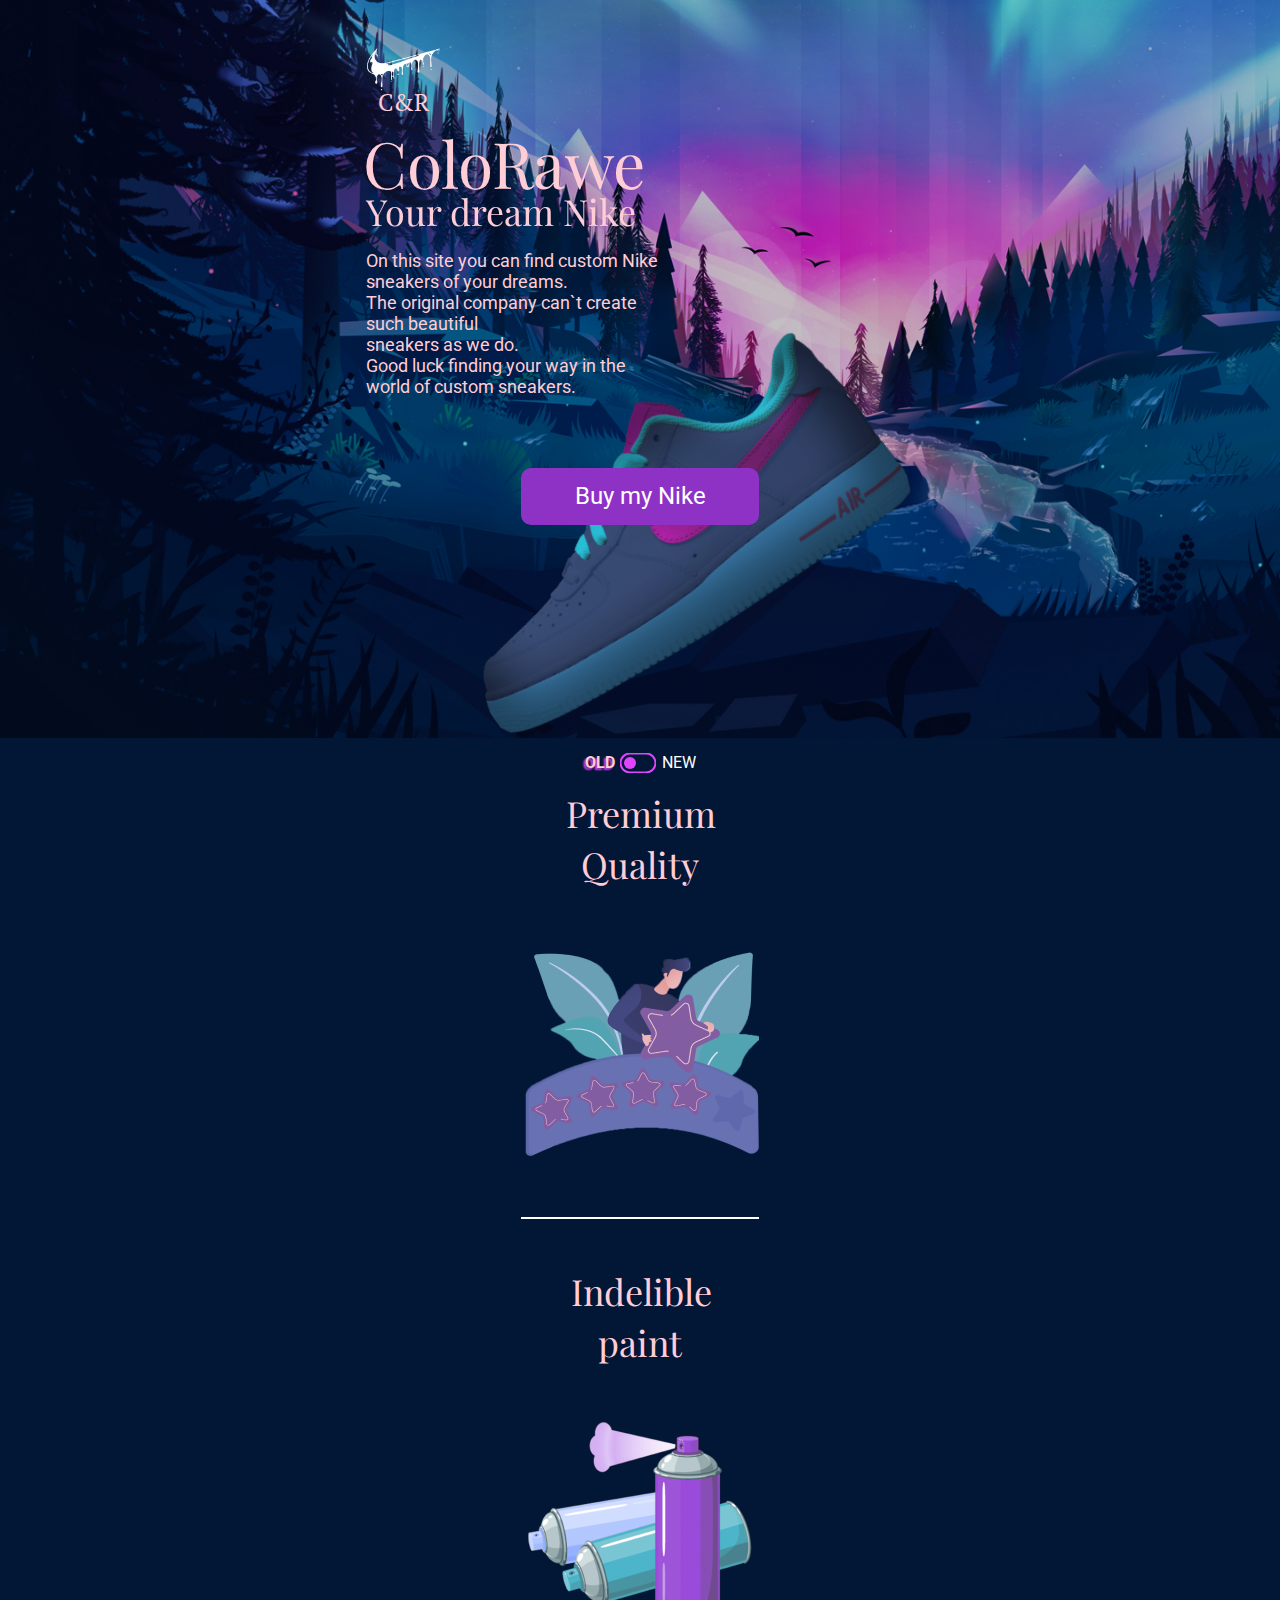
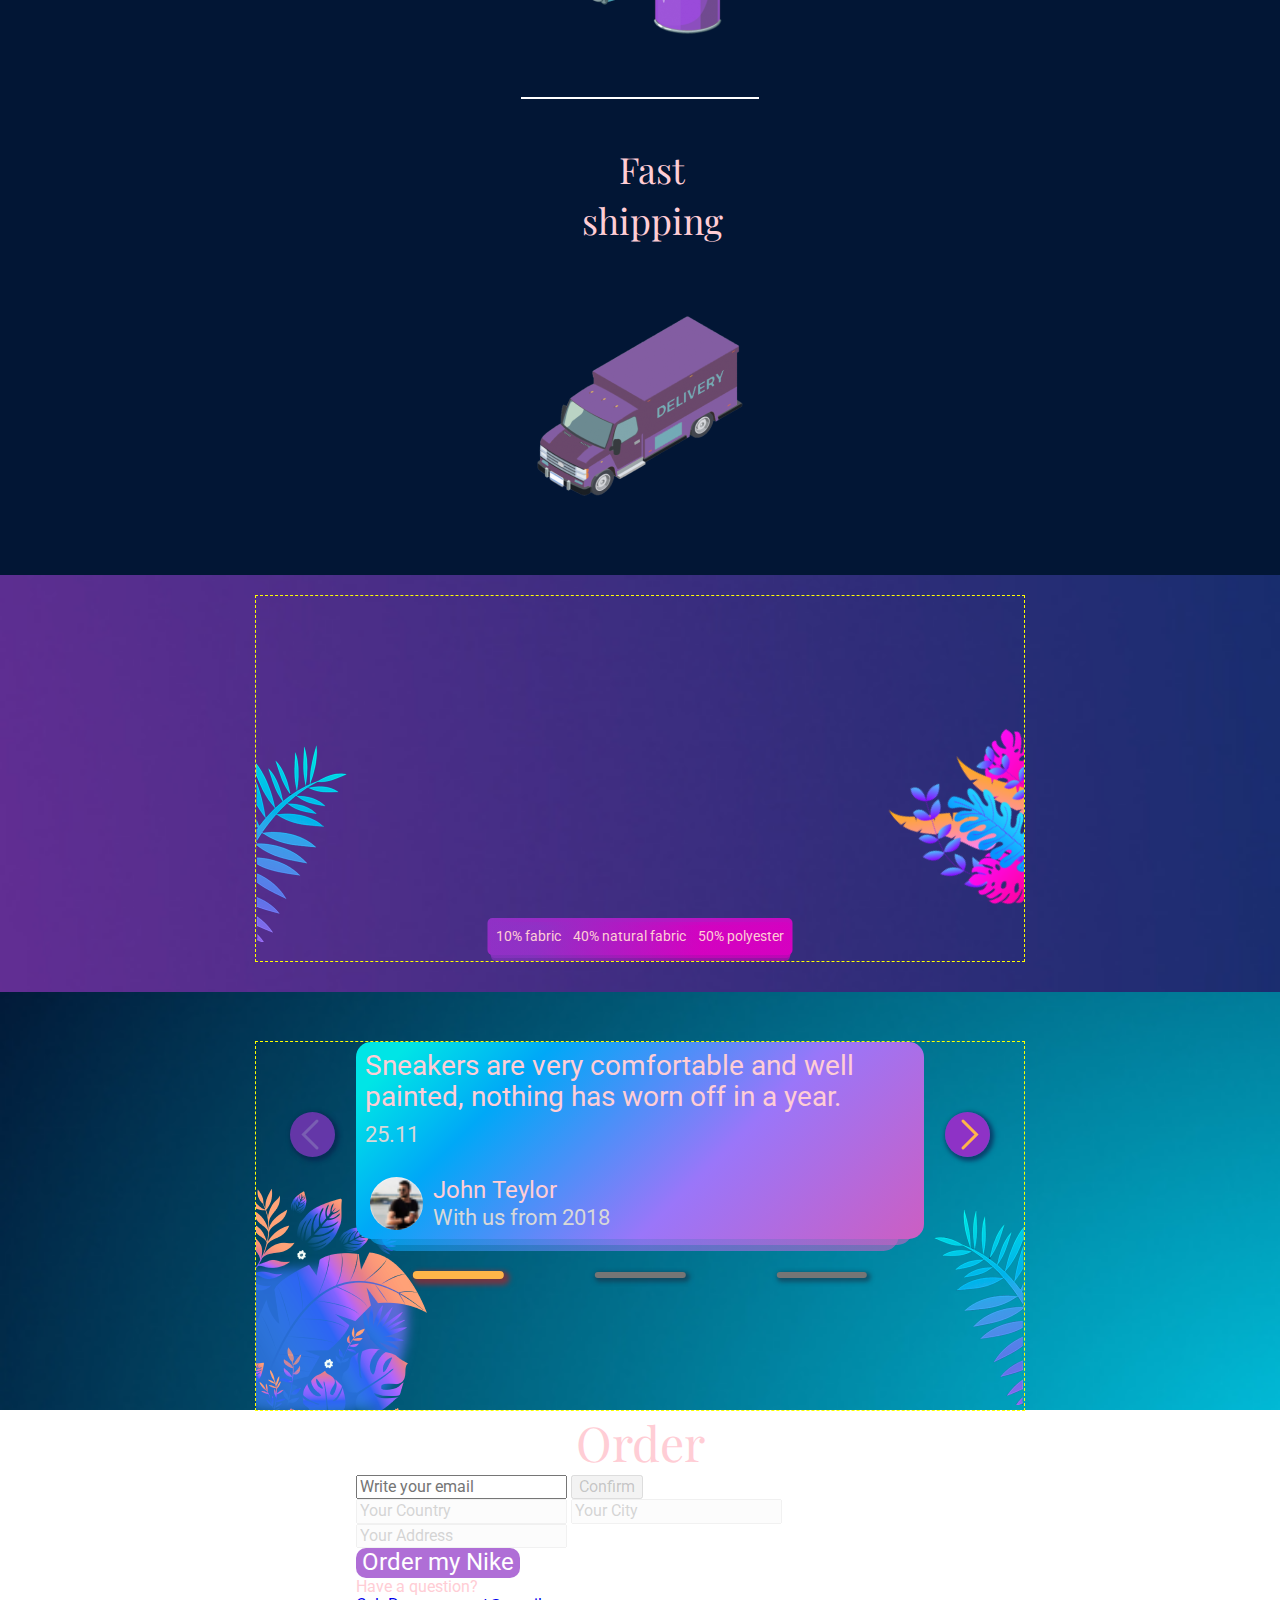
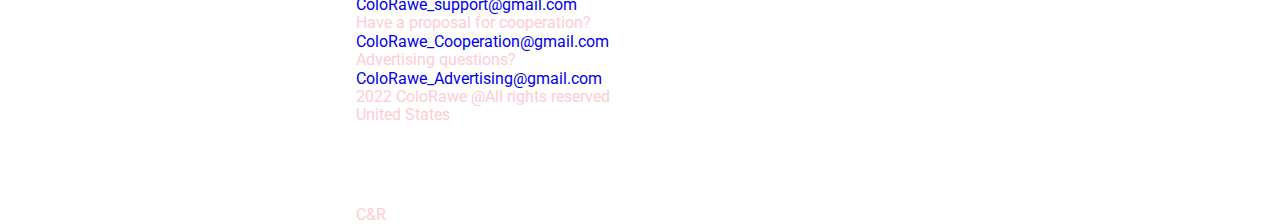
<file: index.html>
<!DOCTYPE html>
<html lang="en">

<head>
    <meta charset="UTF-8">
    <meta name="viewport" content="width=device-width, initial-scale=1.0">
    <!--! Назва вкладки -->
    <title>NIKE-2</title>

    <!--! Завантаження іконки до назви сторінки (вкладки) title -->
    <link href="https://img.icons8.com/external-tal-revivo-duo-tal-revivo/16/external-nike-an-american-multinational-corporation-footwear-apparel-equipment-accessories-and-services-fashion-duo-tal-revivo.png" type="image/x-icon" rel="shortcut icon">

    <!--! Бібліотека анімації animate -->
    <link
        rel="stylesheet"
        href="https://cdnjs.cloudflare.com/ajax/libs/animate.css/4.1.1/animate.min.css"
    />

    <!--! Бібліотека анімації AOS -->
    <link
        rel="stylesheet"
        href="https://unpkg.com/aos@2.3.1/dist/aos.css" 
    />

    <!--! Завантаження modern-normalize -->
    <link rel="stylesheet"
        href="https://cdnjs.cloudflare.com/ajax/libs/modern-normalize/1.0.0/modern-normalize.min.css" 
    />
    <!--todo Another variant modern-normalize -->
    <!-- <link 
        rel="stylesheet" 
        href="https://cdnjs./8.0.1/normalize.css"
        integrity="sha512-oHDEc8Xed4hiW6CxD7qjbnI+B07vDdX7hEPTvn9pSZO1bcRqHp8mj9pyr+8RVC2GmtEfI2Bi9Ke9Ass0as+zpg=="
        crossorigin="anonymous" 
        referrerpolicy="no-referrer" 
    /> -->

    <!--! Завантаження шрифтів: 'Roboto' 300, 400 + 'Playfair Display' 400 + 'PT Serif' 400 -->
    <link rel="preconnect" href="https://fonts.googleapis.com">
    <link rel="preconnect" href="https://fonts.gstatic.com" crossorigin>
    <link href="https://fonts.googleapis.com/css2?family=PT+Serif&family=Playfair+Display&family=Roboto:wght@300;400&display=swap" rel="stylesheet">    

    <!--! Підкючення reset.css -->
    <!-- <link rel="stylesheet" href="./css/reset.css"> -->
    <!--! Підкючення ДОДАТКОВОГО файла стилів для сторінки index.html (eng) -->
    <!-- <link rel="stylesheet" href="./css/style-eng.css"> -->
    <!--! Підкючення файла стилів -->
    <!-- <link rel="stylesheet" href="./css/style.css"> -->
    
    <!--! Підкючення файла стилів SASS-->
    <!-- <link rel="stylesheet" href="./css/main.min.css"> -->
    <!-- <link rel="stylesheet" href="./css/main-eng.css"> -->
    <link rel="stylesheet" href="./css/main-eng.min.css">
    
</head>

<body>
    <div class="main-container-">
        <!--? header -->
        <header class="header" id="burger-menu-container" data-burger-menu>
            <div class="container flex">
                <nav class="navigation">
                    <div class="navigation__logo-box">
                        <a class="header-logo" href="#">
                            <img class="header-logo__img" src="./images/header_logo.png" alt="logo" width="100">
                        </a>
                    </div>
                    <ul class="nav-list">
                        <li class="nav-list__item"><a class="nav-list__link nav-list__link--active" href="./index.html">Main page</a></li>
                        <li class="nav-list__item"><a class="nav-list__link" href="#benefits">Benefits</a></li>
                        <li class="nav-list__item"><a class="nav-list__link" href="#advantages-2">Advantages</a></li>
                        <li class="nav-list__item"><a class="nav-list__link" href="#reviews">Reviews</a></li>
                        <li class="nav-list__item"><a class="nav-list__link" href="#contacts">Contacts</a></li>
                        <li class="nav-list__item"><a class="nav-list__link" href="#order">Order</a></li>
                    </ul>
                </nav>
                <!--? блок кнопок-перемикачів мови -->
                <ul class="lang-list">
                    <li class="lang-list__item">
                        <a class="lang-list__link lang-list__link--active" href="./index.html">Eng</a>
                    </li>
                    <li class="lang-list__item">
                        <a class="lang-list__link" href="./index-ua.html">Ua</a>
                    </li>
                </ul>
            </div>
        </header>
        <main>
            <!--? hero -->
            <section class="hero">
                <div class="container">
                    <!--! Кнопка burger-menu (open + close) -->
                    <button 
                        class="burger-menu-buttons"
                        type="button"
                        aria-expanded="false"
                        aria-controls="burger-menu-container"
                        data-burger-menu-buttons
                    >
                        <svg 
                            width="45" 
                            height="25" 
                            aria-label="Перемикач мобільного бургер-меню"
                        >
                            <use
                                class="icon-burger-menu-button-close"
                                href="./images/icons-sprite.svg#burger-menu-close">
                            </use>
                            <use 
                                class="icon-burger-menu-button-open"
                                href="./images/icons-sprite.svg#burger-menu-open">
                            </use>
                            
                            <!-- <svg id="burger-menu-close" viewBox="8 8 16 16">
                                <path
                                    fill="#8e32c6"
                                    stroke="#8e32c6"
                                    stroke-width="2"
                                    d="M23.733 10.304l-1.504-1.504-5.963 5.963-5.963-5.963-1.504 1.504 5.963 5.963-5.963 5.963 1.504 1.504 5.963-5.963 5.963 5.963 1.504-1.504-5.963-5.963 5.963-5.963z"
                                >
                                </path>
                            </svg> -->
                        </svg>
                    </button>
                    <!--! ___________________________________ -->
                    <a class="hero-logo" href="#">
                        <img src="./images/hero_logo.png" alt="logo">
                    </a>
                    <p class="hero__logo-text">С&R</p>
                    <h1 class="hero__title">ColoRawe</h1>
                    <!-- <h2 class="hero__title-second">Your dream Nike</h2> -->
                    <!--? Використання бібліотеки анімації AOS -->
                    <h2 
                        class="hero__title-second"
                        data-aos="flip-left"
                        data-aos-easing="ease-out-cubic"
                        data-aos-duration="2000"
                    >
                        Your dream Nike
                    </h2>
                    <p class="hero__text">
                        On this site you can find custom Nike sneakers of your dreams. <br>
                        The original company can`t create such beautiful <br>
                        sneakers as we do. <br>
                        Good luck finding your way in the world of custom sneakers.
                    </p>
                    <a class="buttons hero__button-link" href="#">Buy my Nike</a>
                </div>
            </section>
            <!--? advantages -->
            <section class="advantages" id="advantages">
                <div class="container">
                    <ul class="advantages-list">
                        <li class="advantages-list__item advantages-list__item--premium-quality">
                            <h3 class="advantages-list__item-title">Premium Quality</h3>
                        </li>
                        <li class="advantages-list__item advantages-list__item--indelible-paint">
                            <h3 class="advantages-list__item-title">Indelible paint</h3>
                        </li>
                        <li class="advantages-list__item advantages-list__item--fast-shipping">
                            <h3 class="advantages-list__item-title">Fast shipping</h3>
                        </li>
                    </ul>
                </div>
            </section>
            <!--? advantages-2 -->
            <section class="advantages-2" id="advantages-2">
                <div class="container">
                    <!--? Кнопка input-label -->
                    <input class="input-switcher" type="checkbox" id="input-button">
                    <label class="label-switcher" for="input-button">
                            <svg class="label-switcher__svg" width="36" height="20">
                                <use href="./images/icons-sprite.svg#button-switch"></use>
                            </svg>
                    </label>
                    <!--? Блок кнопок-перемикачів OLD/NEW -->
                    <ul class="switch-list">
                        <li class="switch-list__item">OLD</li>
                        <!-- todo Кнопока-перемикач OLD/NEW за допомогою svg (відключена - display: none;) -->
                        <li class="switch-list__item-switcher">
                            <!-- todo var.1 -->
                            <!-- <svg width="36" height="20" viewBox="0 0 36 20" fill="none" xmlns="http://www.w3.org/2000/svg">
                                <rect x="0.5" y="0.5" width="35" height="19" rx="9.5" stroke-width="2" stroke="yellow" />
                                <circle cx="26" cy="10" r="6" fill="#0059ff" />
                            </svg> -->
                            <!-- todo var.2 -->
                            <svg class="switch-list__svg" width="36" height="20">
                                <use href="./images/icons-sprite.svg#button-switch"></use>
                            </svg>
                        </li>
                        <!-- todo var.2________________________________________ -->
                        <li class="switch-list__item">NEW</li>
                    </ul>
                    <!--? Список карток-переваг -->
                    <ul class="advantages-list">
                        <li class="advantages-list__item advantages-list__item--premium-quality">
                            <h3 class="advantages-list__item-title">Premium Quality</h3>
                            <!--todo SVG-зображення-1 -->
                            <svg class="advantages-list__item-border" width="244" height="388">
                                <use href="./images/icons-sprite.svg#advantages-items-border"></use>
                            </svg>
                            <svg class="advantages-list__item-number" width="54" height="115">
                                <use href="./images/icons-sprite.svg#advantages-item-number-1"></use>
                            </svg>
                            <svg class="advantages-list__item-image" width="317" height="289">
                                <use href="./images/icons-sprite.svg#advantages-image-1_premium-quality"></use>
                            </svg>
                        </li>
                        <li class="advantages-list__item advantages-list__item--indelible-paint">
                            <h3 class="advantages-list__item-title">Indelible paint</h3>
                            <!--todo SVG-зображення-2 -->
                            <svg class="advantages-list__item-border" width="244" height="388">
                                <use href="./images/icons-sprite.svg#advantages-items-border"></use>
                            </svg>
                            <svg class="advantages-list__item-number" width="70" height="115">
                                <use href="./images/icons-sprite.svg#advantages-item-number-2"></use>
                            </svg>
                            <svg class="advantages-list__item-image" width="288" height="298">
                                <use href="./images/icons-sprite.svg#advantages-image-2_indelible-paint"></use>
                            </svg>
                        </li>
                        <li class="advantages-list__item advantages-list__item--fast-shipping">
                            <h3 class="advantages-list__item-title">Fast shipping</h3>
                            <!--todo SVG-зображення-3 -->
                            <svg class="advantages-list__item-border" width="244" height="388">
                                <use href="./images/icons-sprite.svg#advantages-items-border"></use>
                            </svg>
                            <svg class="advantages-list__item-number" width="81" height="116">
                                <use href="./images/icons-sprite.svg#advantages-item-number-3"></use>
                            </svg>
                            <svg class="advantages-list__item-image" width="349" height="349">
                                <use href="./images/icons-sprite.svg#advantages-image-3_fast-shipping"></use>
                            </svg>
                        </li>
                    </ul>
                </div>
            </section>
            <!--? benefits -->
            <section class="benefits" id="benefits">
                <div class="container">
                    <div class="benefits-background-image-box">
                        <!--? shoelace -->
                        <div class="benefits-background-image-box__svg-box benefits-background-image-box__svg-box--shoelace">
                            <svg 
                                class="benefits-background-image-box__svg-point benefits-background-image-box__svg-point--shoelace" 
                                width="11" 
                                height="11"
                            >
                                <use href="./images/icons-sprite.svg#benefits_point"></use>
                            </svg>
                        </div>
                        <!--? lining -->
                        <div class="benefits-background-image-box__svg-box benefits-background-image-box__svg-box--lining">
                            <svg 
                                class="benefits-background-image-box__svg-point benefits-background-image-box__svg-point--lining" 
                                width="11" 
                                height="11"
                            >
                                <use href="./images/icons-sprite.svg#benefits_point"></use>
                            </svg>
                        </div>
                        <!--? logo -->
                        <div class="benefits-background-image-box__svg-box benefits-background-image-box__svg-box--logo">
                            <svg 
                                class="benefits-background-image-box__svg-point benefits-background-image-box__svg-point--logo" 
                                width="11" 
                                height="11"
                            >
                                <use href="./images/icons-sprite.svg#benefits_point"></use>
                            </svg>
                        </div>
                        <!--? mesh -->
                        <div class="benefits-background-image-box__svg-box benefits-background-image-box__svg-box--mesh">
                            <svg 
                                class="benefits-background-image-box__svg-point benefits-background-image-box__svg-point--mesh" 
                                width="11" 
                                height="11"
                            >
                                <use href="./images/icons-sprite.svg#benefits_point"></use>
                            </svg>
                        </div>
                        <!--? sole -->
                        <div class="benefits-background-image-box__svg-box benefits-background-image-box__svg-box--sole">
                            <svg 
                                class="benefits-background-image-box__svg-point benefits-background-image-box__svg-point--sole" 
                                width="11" 
                                height="11"
                            >
                                <use href="./images/icons-sprite.svg#benefits_point"></use>
                            </svg>
                            <div class="benefits-background-image-box__pointer-underlining-sole-box">
                                <svg 
                                    class="benefits-background-image-box__pointer-underlining-sole-svg" 
                                    width="186" 
                                    height="147"
                                >
                                    <use href="./images/icons-sprite.svg#benefits_pointer-underlining-sole"></use>
                                </svg>
                                <p class="benefits-background-image-box__pointer-underlining-sole-text">
                                    Comfortable sole
                                </p>
                            </div>
                        </div>
                    </div>
                    <p class="benefits-main-text">10% fabric&nbsp;&nbsp;&nbsp;&nbsp;40% natural fabric&nbsp;&nbsp;&nbsp;&nbsp;50% polyester</p>
                </div>
            </section>
            <!--? reviews -->
            <section class="reviews" id="reviews">
                <div class="container">
                    <h2 class="section-title">Reviews</h2>
                    <div class="slider-box">
                        <div class="slider-box-hidden">
                            <ul class="reviews-list" data-slider >
                                <li class="reviews-list__item" data-slider-item >
                                    <p class="reviews-list__review">
                                        Sneakers are very 
                                        comfortable and well 
                                        painted, nothing has 
                                        worn off in a year.
                                    </p>
                                    <p class="reviews-list__date">
                                        25.11
                                    </p>
                                    <div class="reviews-list__reviewer-box">
                                        <img 
                                            class="reviews-list__reviewer-img"
                                            src="./images/reviews_john-teylor.jpg" 
                                            alt="John Teylor"
                                            width="31"
                                        >
                                        <div class="reviews-list__reviewer-info-box">
                                            <p class="reviews-list__reviewer-name">
                                                John Teylor
                                            </p>
                                            <p class="reviews-list__reviewer-term">
                                                With us from 2018
                                            </p>
                                        </div>
                                    </div>
                                </li>
                                <li class="reviews-list__item" data-slider-item >
                                    <p class="reviews-list__review">
                                        I'm very happy with 
                                        this color scheme.
                                        They match all my 
                                        clothes.
                                    </p>
                                    <p class="reviews-list__date">
                                        05.01
                                    </p>
                                    <div class="reviews-list__reviewer-box">
                                        <img 
                                            class="reviews-list__reviewer-img"
                                            src="./images/reviews_elizabeth-garsia.jpg" 
                                            alt="Elizabeth Garsia"
                                            width="31"
                                        >
                                        <div class="reviews-list__reviewer-info-box">
                                            <p class="reviews-list__reviewer-name">
                                                Elizabeth Garsia
                                            </p>
                                            <p class="reviews-list__reviewer-term">
                                                With us from 2020
                                            </p>
                                        </div>
                                    </div>
                                </li>
                                <li class="reviews-list__item" data-slider-item >
                                    <p class="reviews-list__review">
                                        Just right if you need 
                                        to go to a party.<br>
                                        I use them actively, 
                                        the paint is super.
                                    </p>
                                    <p class="reviews-list__date">
                                        18.06
                                    </p>
                                    <div class="reviews-list__reviewer-box">
                                        <img 
                                            class="reviews-list__reviewer-img"
                                            src="./images/reviews_tom-maquare.jpg" 
                                            alt="With us from 2019"
                                            width="31"
                                        >
                                        <div class="reviews-list__reviewer-info-box">
                                            <p class="reviews-list__reviewer-name">
                                                Tom Maquare
                                            </p>
                                            <p class="reviews-list__reviewer-term">
                                                With us from 2019
                                            </p>
                                        </div>
                                    </div>
                                </li>
                            </ul>
                        </div>
                        <ul class="slider-buttons">
                            <li class="slider-buttons__item">
                                <button 
                                    class="slider-buttons__left"
                                    type="button"
                                    data-slider-prevBtn
                                    disabled=""
                                >
                                    <!--? SVG в елементі <img> -->
                                    <!-- <img src="./images/reviews_slider-button-left.svg" alt="slider button left"> -->
                                    <!--? inline SVG -->
                                    <svg 
                                        width="45" 
                                        height="45" 
                                        viewBox="0 0 45 45" 
                                        fill="none" 
                                        xmlns="http://www.w3.org/2000/svg"
                                    >
                                        <circle 
                                            cx="22.5" 
                                            cy="22.5" 
                                            r="22.5" 
                                            transform="matrix(-1 0 0 1 45 0)" 
                                            fill="#8E32C6"
                                        />
                                        <path 
                                            d="M27 8.99988L13.5 22.4999L27 35.9999" 
                                            stroke="#FFB549" 
                                            stroke-width="3" 
                                            stroke-linecap="round"
                                        />
                                    </svg>
                                    <!--? SVG-спрайт -->
                                    <!-- <svg 
                                        class="slider-buttons__svg-left" 
                                        width="45" 
                                        height="45"
                                    >
                                        <use href="./images/icons-sprite.svg#slider-buttons-left"></use>
                                    </svg> -->
                                </button>
                            </li>
                            <li class="slider-buttons__item">
                                <button 
                                    class="slider-buttons__right"
                                    type="button"
                                    data-slider-nextBtn
                                >
                                    <!--? SVG в елементі <img> -->
                                    <!-- <img src="./images/reviews_slider-button-right.svg" alt="slider button right"> -->
                                    <!--? inline SVG -->
                                    <svg 
                                        width="45" 
                                        height="45" 
                                        viewBox="0 0 45 45" 
                                        fill="none" 
                                        xmlns="http://www.w3.org/2000/svg"
                                    >
                                        <circle 
                                            cx="22.5" 
                                            cy="22.5" 
                                            r="22.5" 
                                            fill="#8E32C6"
                                        />
                                        <path 
                                            d="M18 9L31.5 22.5L18 36" 
                                            stroke="#FFB549" 
                                            stroke-width="3" 
                                            stroke-linecap="round"
                                        />
                                    </svg>
                                    <!--? SVG-спрайт -->
                                    <!-- <svg 
                                        class="slider-buttons__svg-right" 
                                        width="45" 
                                        height="45"
                                    >
                                        <use href="./images/icons-sprite.svg#slider-buttons-right"></use>
                                    </svg> -->
                                </button>
                            </li>
                        </ul>
                        <ul class="slider-pagination">
                            <li class="slider-pagination__item" data-slider-pagination-first ></li>
                            <li class="slider-pagination__item" data-slider-pagination-second ></li>
                            <li class="slider-pagination__item" data-slider-pagination-third ></li>
                        </ul>
                    </div>
                </div>
            </section>
            <!--? order -->
            <section class="order" id="order">
                <div class="container">
                    <h2 class="section-title">Order</h2>
                    <form class="order-form">
                        <div class="order-form__input-email-box" >
                            <input 
                                class="order-form__input order-form__input--email" 
                                type="email"
                                name="user-email"
                                placeholder="Write your email"
                                required
                            >
                            <button 
                                class="order-form__button-confirm" 
                                type="button"
                                disabled
                            >
                            Confirm
                            </button>
                        </div>
                        <input 
                            class="order-form__input" 
                            type="text"
                            name="user-country"
                            placeholder="Your Country"
                            required
                        >
                        <input 
                            class="order-form__input" 
                            type="text"
                            name="user-city"
                            placeholder="Your City"
                            required
                        >
                        <input 
                            class="order-form__input" 
                            type="text"
                            name="user-address"
                            placeholder="Your Address"
                            required
                        >
                        <!--? submit-button -->
                        <button 
                            class="buttons order-form__button-submit" 
                            type="submit"
                            disabled
                            >
                            Order my Nike
                        </button>
                    </form>
                </div>
            </section>
        </main>
        <!--? footer -->
        <footer class="footer" id="contacts">
            <div class="container">
                <ul class="footer-list">
                    <li class="footer-list__item">
                        <p class="footer-list__question">Have a question?</p>
                        <a class="footer-list__link" href="mailto:ColoRawe_support@gmail.com">ColoRawe_support@gmail.com</a>
                    </li>
                    <li class="footer-list__item">
                        <p class="footer-list__question">Have a proposal for cooperation?</p>
                        <a class="footer-list__link" href="mailto:ColoRawe_Cooperation@gmail.com">ColoRawe_Cooperation@gmail.com</a>
                    </li>
                    <li class="footer-list__item">
                        <p class="footer-list__question">Advertising questions?</p>
                        <a class="footer-list__link" href="mailto:ColoRawe_support@gmail.com">ColoRawe_Advertising@gmail.com</a>
                    </li>
                </ul>
                <div class="footer__all-box">
                    <div class="footer__trademark-box">
                        <p class="footer__trademark">2022 ColoRawe @All rights reserved</p>
                        <p class="footer__name-country">United States</p>
                    </div>
                    <div class="footer__logo-box">
                        <a class="footer-logo" href="#">
                            <img src="./images/footer-logo.png" alt="logo" width="108">
                        </a>
                        <p class="footer__logo-text">С&R</p>
                    </div>
                </div>
            </div>
        </footer>
    </div>

    <!--! Скріпт перевірки валіності e-mail та зміна статусу кнопки "Сonfirm" на enable -->
    <!-- <script>
        document.addEventListener('DOMContentLoaded', () => {
            const emailInput = document.querySelector('input[type="email"]');
            const textInputs = document.querySelectorAll('input[type="text"]');
            const confirmButton = document.querySelector('.order-form__button-confirm');
            const submitButton = document.querySelector('.order-form__button-submit');

            confirmButtonState = true // Початковий стан кнопки "Confirm"- Є (display = 'block')

            // Блокуємо та зменшуємо прозорість інпутів, поки Є кнопка "Confirm"
            function updateTextInputOpacity() {
                // прозорість інпутів
                // const opacity = confirmButton.disabled ? 0.3 : 1;
                const opacity = confirmButtonState ? 0.3 : 1;
                textInputs.forEach(function(input) {
                    input.style.opacity = opacity;
                });
                // Блокування інпутів
                // confirmButton.disabled
                confirmButtonState
                ? 
                textInputs.forEach(function(input) {
                    input.setAttribute('disabled', 'true');
                }) 
                : 
                textInputs.forEach(function(input) {
                    input.removeAttribute('disabled');
                });
            }
            
            // Зміна статусу кнопки "Сonfirm" (disabled)
            emailInput.addEventListener('input', () => {
                if (emailInput.validity.valid) {
                    confirmButton.removeAttribute('disabled'); // Вмикаємо кнопку "Сonfirm"
                } else {
                    confirmButton.setAttribute('disabled', 'true'); // Вимикаємо кнопку "Сonfirm"
                }
                updateTextInputOpacity();
            });

            // Приховуємо кнопку "Сonfirm" після кліка
            confirmButton.addEventListener('click', function () {
                confirmButton.style.display = 'none';
                submitButton.removeAttribute('disabled'); // Вмикаємо кнопку "submit"
                confirmButtonState = false
                updateTextInputOpacity(); // Обновление прозрачности после скрытия кнопки "Сonfirm"
            });

            // Змінюємо кольори для тих інпутів у яких type="text"
            textInputs.forEach(function(input) {
                // Добавление события focus для всех input с type="text"
                input.addEventListener('focus', function () {
                    input.style.border = '2px solid green'; // Изменяем цвет рамки при фокусе
                    input.style.backgroundColor = '#d6ffdf'; 
                });

                // Добавление события blur для всех input с type="text"
                input.addEventListener('blur', function () {
                    input.style.border = ''; // Сбрасываем цвет рамки при потере фокуса
                    input.style.backgroundColor = ''; 
                });
            });

            // Инициализация прозрачности текстовых полей при загрузке страницы
            updateTextInputOpacity();
        });
    </script> -->
    <script src="./js//form-checking-validity-email.js"></script>

    <!--! Скріпт  відкриття/закриття модального бургер-меню -->
    <script src="./js/mobile-burger-menu.js"></script>

    <!--! Скрипт бібліотекі анімації AOS -->
    <script src="https://unpkg.com/aos@2.3.1/dist/aos.js"></script>
    <script>
        AOS.init();
    </script>

    <!--! Скрипт - Зміна стану при кліку на НЕАКТИВНОМУ посиланні -->
    <!--? ChatGPT var.2 + JS - ПРАЦЮЄ тільки при повному кліку -->
    <!-- <script src="./js/action- an-inactive-link.js"></script> -->

    <!--! Скрипт слайдера -->
    <script src="./js/slider.js"></script>

</body>

</html>
</file>
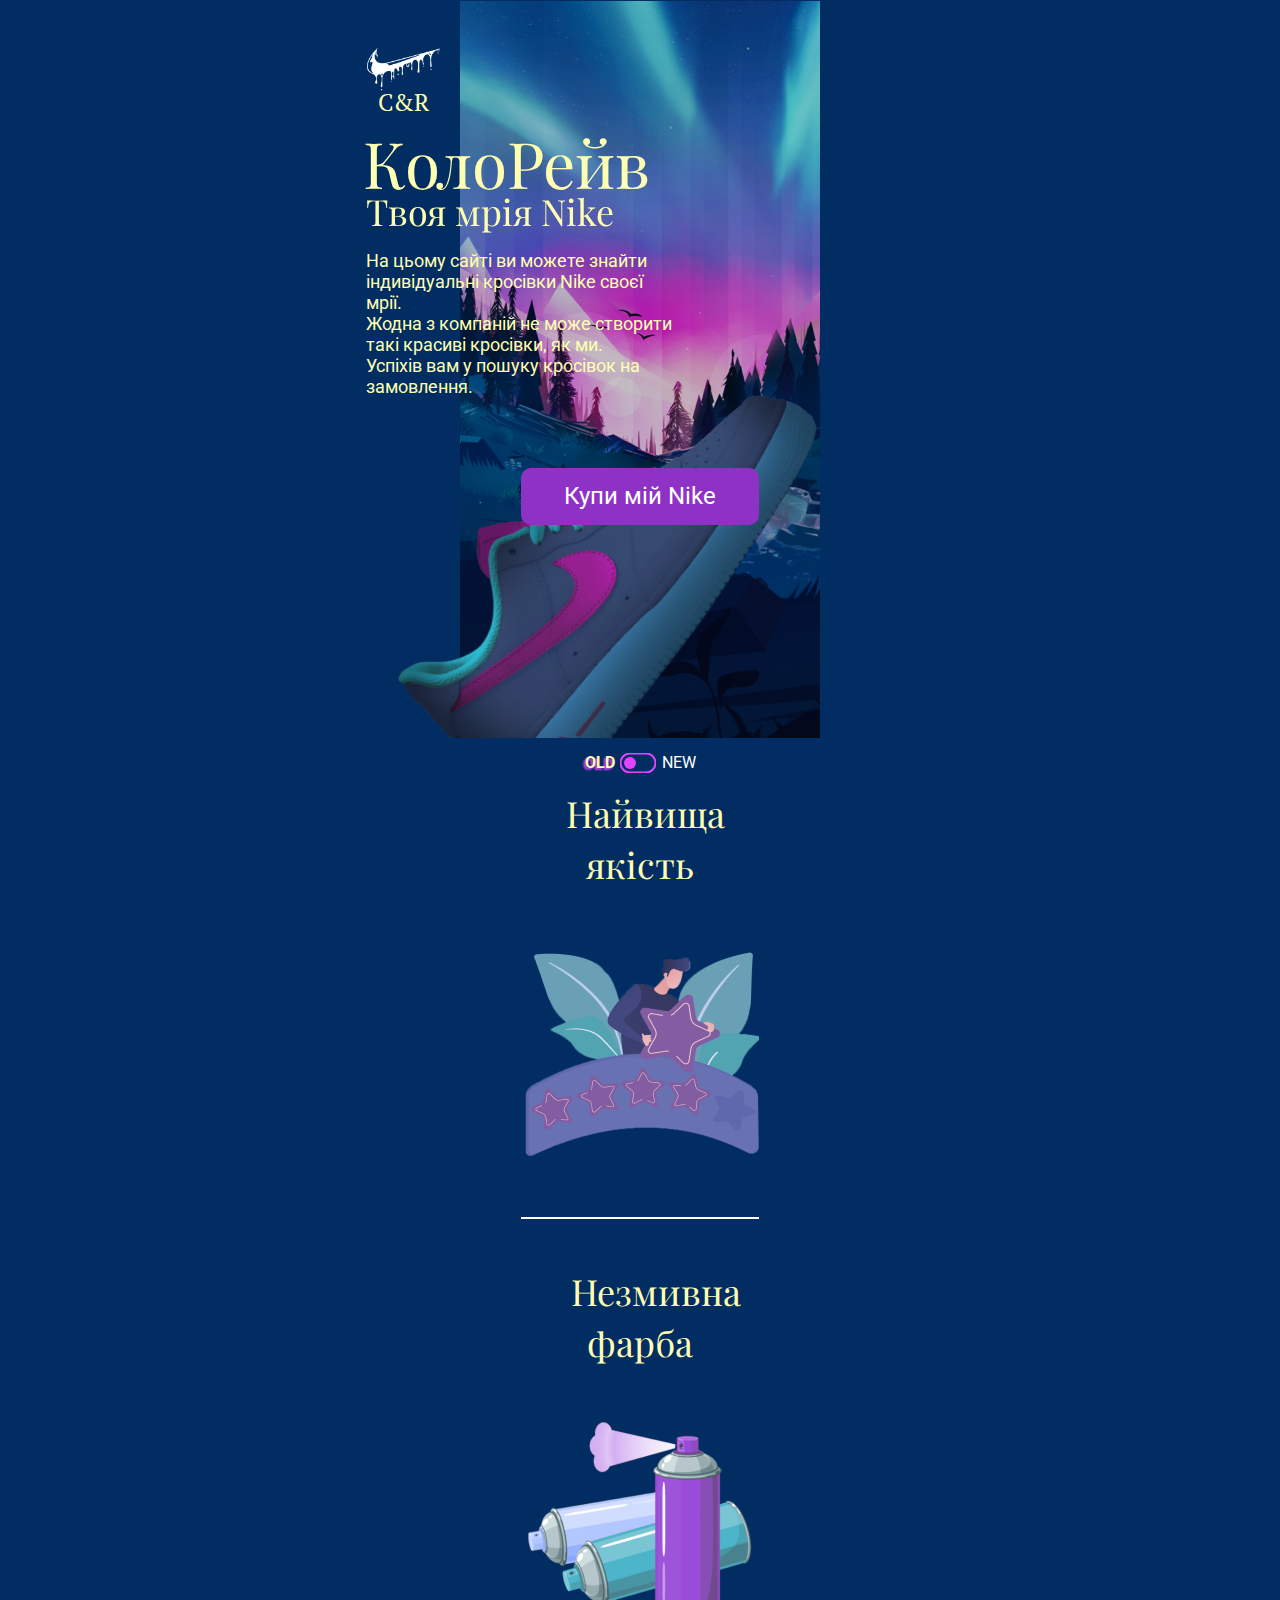
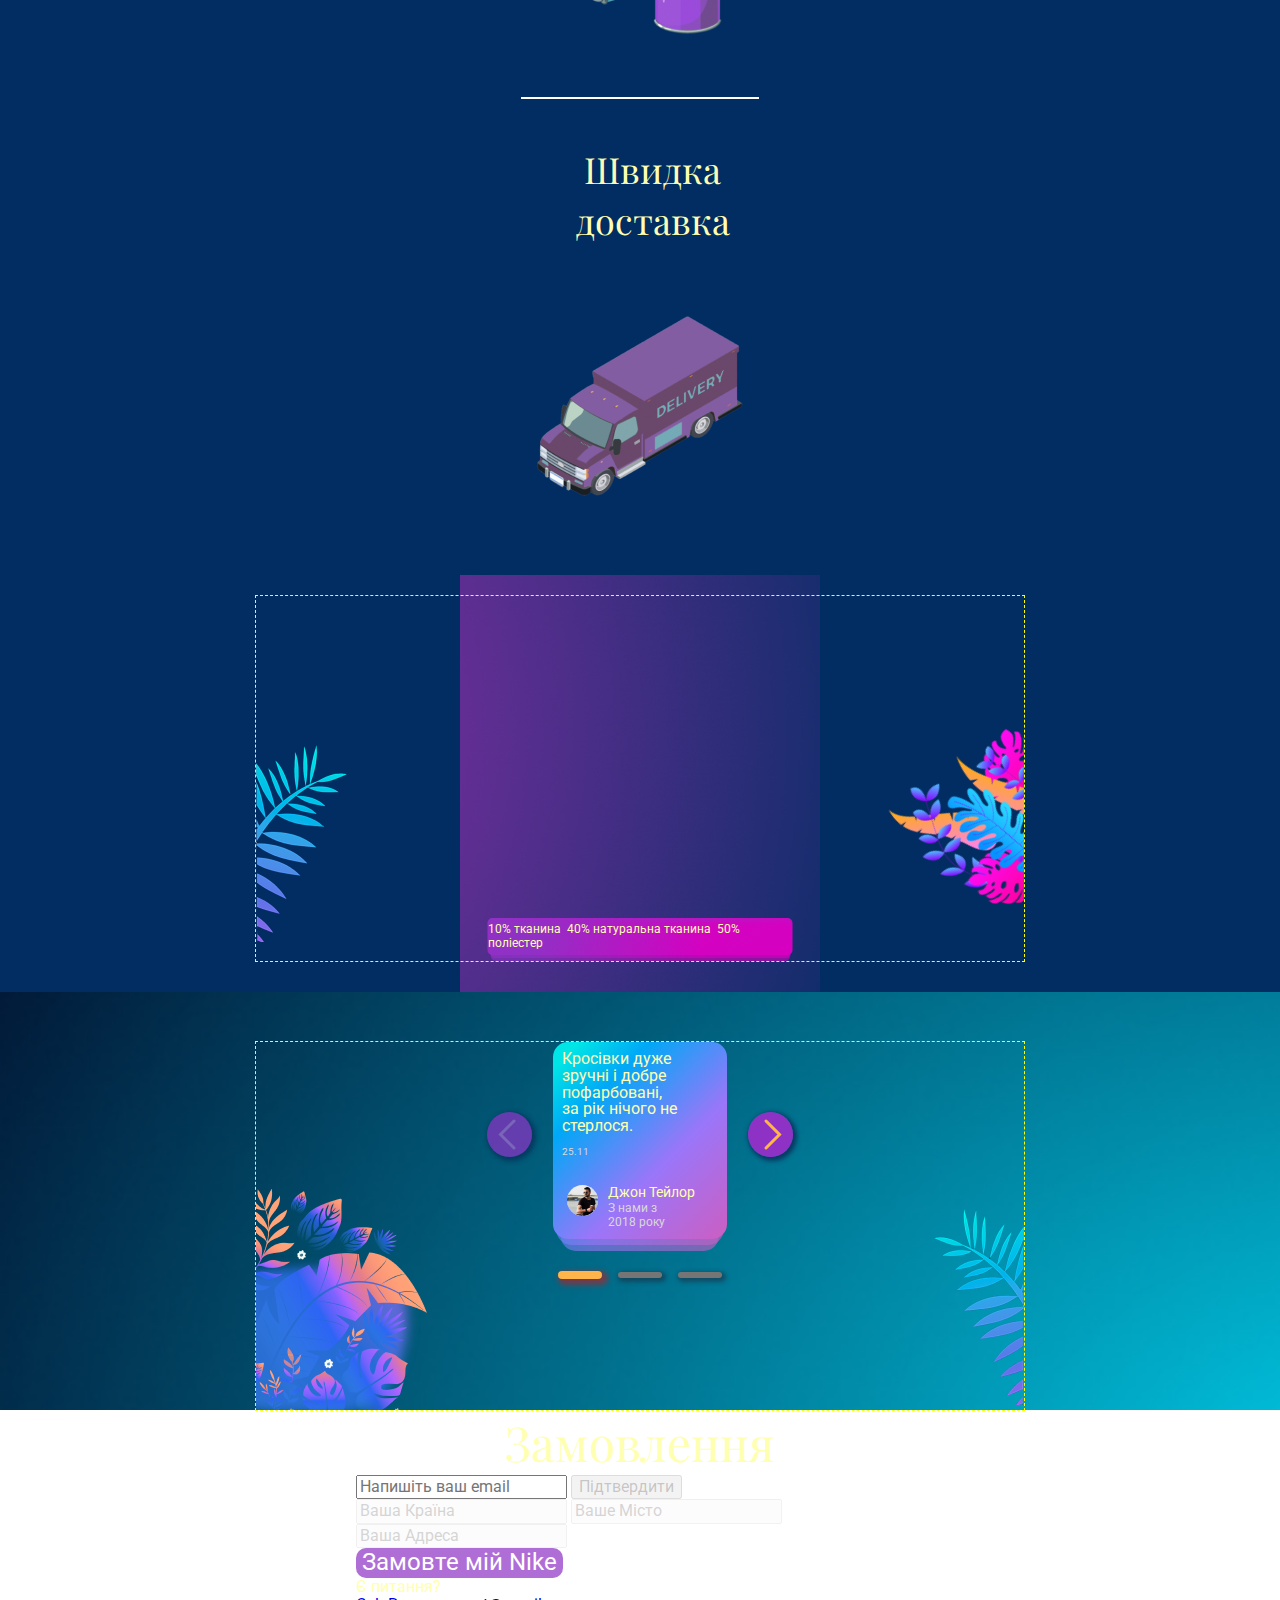
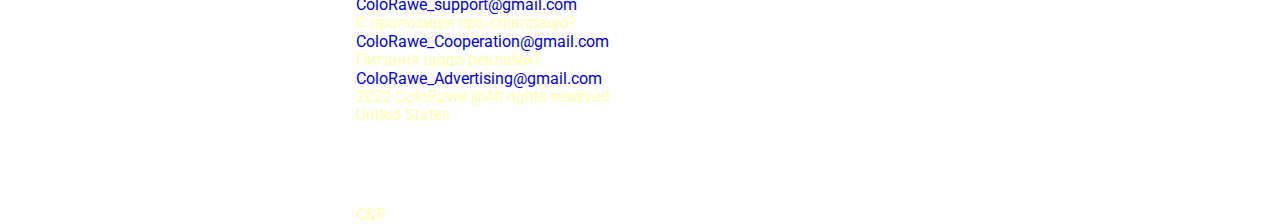
<file: index-ua.html>
<!DOCTYPE html>
<html lang="en">

<head>
    <meta charset="UTF-8">
    <meta name="viewport" content="width=device-width, initial-scale=1.0">
    <!--! Назва вкладки -->
    <title>НАЙК-2</title>

    <!--! Завантаження іконки до назви сторінки (вкладки) title -->
    <link href="https://img.icons8.com/arcade/16/trainers.png" type="image/x-icon" rel="shortcut icon">

    <!--! Бібліотека анімації animate -->
    <link
        rel="stylesheet"
        href="https://cdnjs.cloudflare.com/ajax/libs/animate.css/4.1.1/animate.min.css"
    />
    
    <!--! Бібліотека анімації AOS -->
    <link
        rel="stylesheet"
        href="https://unpkg.com/aos@2.3.1/dist/aos.css" 
    />

    <!--! Завантаження modern-normalize -->
    <link rel="stylesheet"
        href="https://cdnjs.cloudflare.com/ajax/libs/modern-normalize/1.0.0/modern-normalize.min.css" 
    />
    <!--todo Another variant modern-normalize -->
    <!-- <link 
        rel="stylesheet" 
        href="https://cdnjs./8.0.1/normalize.css"
        integrity="sha512-oHDEc8Xed4hiW6CxD7qjbnI+B07vDdX7hEPTvn9pSZO1bcRqHp8mj9pyr+8RVC2GmtEfI2Bi9Ke9Ass0as+zpg=="
        crossorigin="anonymous" 
        referrerpolicy="no-referrer" 
    /> -->

    <!--! Завантаження шрифтів: 'Roboto' 300, 400 + 'Playfair Display' 400 + 'PT Serif' 400 -->
    <link rel="preconnect" href="https://fonts.googleapis.com">
    <link rel="preconnect" href="https://fonts.gstatic.com" crossorigin>
    <link href="https://fonts.googleapis.com/css2?family=PT+Serif&family=Playfair+Display&family=Roboto:wght@300;400&display=swap" rel="stylesheet">    

    <!--! Підкючення reset.css -->
    <!-- <link rel="stylesheet" href="./css/reset.css"> -->
    <!--! Підкючення ДОДАТКОВОГО файла стилів для сторінки index-ua.html -->
    <!-- <link rel="stylesheet" href="./css/style-ua.css"> -->
    <!--! Підкючення файла стилів -->
    <!-- <link rel="stylesheet" href="./css/style.css"> -->
    
    <!--! Підкючення файла стилів SASS-->
    <!-- <link rel="stylesheet" href="./css/main.min.css"> -->
    <link rel="stylesheet" href="./css/main-ua.css">
    
</head>

<body>
    <div class="main-container-">
        <!--? header -->
        <header class="header" data-burger-menu>
            <div class="container flex">
                <nav class="navigation">
                    <div class="navigation__logo-box">
                        <a class="header-logo" href="#">
                            <img class="header-logo__img" src="./images/header_logo.png" alt="logo" width="100">
                        </a>
                    </div>
                    <ul class="nav-list">
                        <li class="nav-list__item"><a class="nav-list__link nav-list__link--active" href="./index-ua.html">Головна</a></li>
                        <li class="nav-list__item"><a class="nav-list__link" href="#benefits">Вигоди</a></li>
                        <li class="nav-list__item"><a class="nav-list__link" href="#advantages-2">Переваги</a></li>
                        <li class="nav-list__item"><a class="nav-list__link" href="#reviews">Відгуки</a></li>
                        <li class="nav-list__item"><a class="nav-list__link" href="#contacts">Контакти</a></li>
                        <li class="nav-list__item"><a class="nav-list__link" href="#order">Замовлення</a></li>
                    </ul>
                </nav>
                <!--? блок кнопок-перемикачів мови -->
                <ul class="lang-list">
                    <li class="lang-list__item">
                        <a class="lang-list__link" href="./index.html">Eng</a>
                    </li>
                    <li class="lang-list__item">
                        <a class="lang-list__link lang-list__link--active" href="./index-ua.html">Ua</a>
                    </li>
                </ul>
            </div>
        </header>
        <main>
            <!--? hero -->
            <section class="hero">
                <div class="container">
                    <!--! Кнопка burger-menu (open + close) -->
                    <button 
                        class="burger-menu-buttons"
                        type="button"
                        aria-expanded="false"
                        data-burger-menu-buttons
                    >
                        <svg 
                            width="45" 
                            height="25" 
                            aria-label="Перемикач мобільного бургер-меню"
                        >
                            <use
                                class="icon-burger-menu-button-close"
                                href="./images/icons-sprite.svg#burger-menu-close">
                            </use>
                            <use 
                                class="icon-burger-menu-button-open"
                                href="./images/icons-sprite.svg#burger-menu-open">
                            </use>
                        </svg>
                    </button>
                    <!--! ___________________________________ -->
                    <a class="hero-logo" href="#">
                        <img src="./images/hero_logo.png" alt="logo" width="160">
                    </a>
                    <p class="hero__logo-text">С&R</p>
                    <h1 class="hero__title">КолоРейв</h1>
                    <!-- <h2 class="hero__title-second">Твоя мрія Nike</h2> -->
                    <!--? Використання бібліотеки анімації AOS -->
                    <h2 
                        class="hero__title-second"
                        data-aos="flip-right"
                        data-aos-easing="ease-out-cubic"
                        data-aos-duration="2000"
                    >
                        Твоя мрія Nike
                    </h2>
                    <p class="hero__text hero__text--ua">
                        На цьому сайті ви можете знайти індивідуальні кросівки Nike своєї мрії. <br>
                        Жодна з компаній не може створити <br>  
                        такі красиві кросівки,  як ми. <br>
                        Успіхів вам у пошуку кросівок на замовлення.
                    </p>
                    <a class="buttons hero__button-link" href="#">Купи мій Nike</a>
                </div>
            </section>
            <!--? advantages -->
            <section class="advantages" id="advantages">
                <div class="container">
                    <ul class="advantages-list">
                        <li class="advantages-list__item advantages-list__item--premium-quality">
                            <h3 class="advantages-list__item-title">Найвища якість</h3>
                        </li>
                        <li class="advantages-list__item advantages-list__item--indelible-paint">
                            <h3 class="advantages-list__item-title">Незмивна фарба</h3>
                        </li>
                        <li class="advantages-list__item advantages-list__item--fast-shipping">
                            <h3 class="advantages-list__item-title">Швидка доставка</h3>
                        </li>
                    </ul>
                </div>
            </section>
            <!--? advantages-2 -->
            <section class="advantages-2" id="advantages-2">
                <div class="container">
                    <!--? Кнопка input-label -->
                    <input class="input-switcher" type="checkbox" id="input-button">
                    <label class="label-switcher" for="input-button">
                            <svg class="label-switcher__svg" width="36" height="20">
                                <use href="./images/icons-sprite.svg#button-switch"></use>
                            </svg>
                    </label>
                    <!--? Бблок кнопок-перемикачів OLD/NEW -->
                    <ul class="switch-list">
                        <li class="switch-list__item">OLD</li>
                        <!-- todo Кнопока-перемикач OLD/NEW за допомогою svg (відключена - display: none; )-->
                        <li class="switch-list__item-switcher">
                            <!-- todo var.1 -->
                            <!-- <svg width="36" height="20" viewBox="0 0 36 20" fill="none" xmlns="http://www.w3.org/2000/svg">
                                <rect x="0.5" y="0.5" width="35" height="19" rx="9.5" stroke-width="2" stroke="yellow" />
                                <circle cx="26" cy="10" r="6" fill="#0059ff" />
                            </svg> -->
                            <!-- todo var.2 -->
                            <svg class="switch-list__svg" width="36" height="20">
                                <use href="./images/icons-sprite.svg#button-switch"></use>
                            </svg>
                        </li>
                        <!-- todo var.2________________________________________ -->
                        <li class="switch-list__item">NEW</li>
                    </ul>
                    <!--? Список карток-переваг -->
                    <ul class="advantages-list">
                        <li class="advantages-list__item advantages-list__item--premium-quality">
                            <h3 class="advantages-list__item-title">Найвища якість</h3>
                            <!--todo SVG-зображення-1 -->
                            <svg class="advantages-list__item-border" width="244" height="388">
                                <use href="./images/icons-sprite.svg#advantages-items-border"></use>
                            </svg>
                            <svg class="advantages-list__item-number" width="54" height="115">
                                <use href="./images/icons-sprite.svg#advantages-item-number-1"></use>
                            </svg>
                            <svg class="advantages-list__item-image" width="317" height="289">
                                <use href="./images/icons-sprite.svg#advantages-image-1_premium-quality"></use>
                            </svg>
                        </li>
                        <li class="advantages-list__item advantages-list__item--indelible-paint">
                            <h3 class="advantages-list__item-title">Незмивна фарба</h3>
                            <!--todo SVG-зображення-2 -->
                            <svg class="advantages-list__item-border" width="244" height="388">
                                <use href="./images/icons-sprite.svg#advantages-items-border"></use>
                            </svg>
                            <svg class="advantages-list__item-number" width="70" height="115">
                                <use href="./images/icons-sprite.svg#advantages-item-number-2"></use>
                            </svg>
                            <svg class="advantages-list__item-image" width="288" height="298">
                                <use href="./images/icons-sprite.svg#advantages-image-2_indelible-paint"></use>
                            </svg>
                        </li>
                        <li class="advantages-list__item advantages-list__item--fast-shipping">
                            <h3 class="advantages-list__item-title">Швидка доставка</h3>
                            <!--todo SVG-зображення-3 -->
                            <svg class="advantages-list__item-border" width="244" height="388">
                                <use href="./images/icons-sprite.svg#advantages-items-border"></use>
                            </svg>
                            <svg class="advantages-list__item-number" width="81" height="116">
                                <use href="./images/icons-sprite.svg#advantages-item-number-3"></use>
                            </svg>
                            <svg class="advantages-list__item-image" width="349" height="349">
                                <use href="./images/icons-sprite.svg#advantages-image-3_fast-shipping"></use>
                            </svg>
                        </li>
                    </ul>
                </div>
            </section>
            <!--? benefits -->
            <section class="benefits" id="benefits">
                <div class="container">
                    <div class="benefits-background-image-box">
                        <!--? shoelace -->
                        <div class="benefits-background-image-box__svg-box benefits-background-image-box__svg-box--shoelace">
                            <svg 
                                class="benefits-background-image-box__svg-point benefits-background-image-box__svg-point--shoelace" 
                                width="11" 
                                height="11"
                            >
                                <use href="./images/icons-sprite.svg#benefits_point"></use>
                            </svg>
                        </div>
                        <!--? lining -->
                        <div class="benefits-background-image-box__svg-box benefits-background-image-box__svg-box--lining">
                            <svg 
                                class="benefits-background-image-box__svg-point benefits-background-image-box__svg-point--lining" 
                                width="11" 
                                height="11"
                            >
                                <use href="./images/icons-sprite.svg#benefits_point"></use>
                            </svg>
                        </div>
                        <!--? logo -->
                        <div class="benefits-background-image-box__svg-box benefits-background-image-box__svg-box--logo">
                            <svg 
                                class="benefits-background-image-box__svg-point benefits-background-image-box__svg-point--logo" 
                                width="11" 
                                height="11"
                            >
                                <use href="./images/icons-sprite.svg#benefits_point"></use>
                            </svg>
                        </div>
                        <!--? mesh -->
                        <div class="benefits-background-image-box__svg-box benefits-background-image-box__svg-box--mesh">
                            <svg 
                                class="benefits-background-image-box__svg-point benefits-background-image-box__svg-point--mesh" 
                                width="11" 
                                height="11"
                            >
                                <use href="./images/icons-sprite.svg#benefits_point"></use>
                            </svg>
                        </div>
                        <!--? sole -->
                        <div class="benefits-background-image-box__svg-box benefits-background-image-box__svg-box--sole">
                            <svg 
                                class="benefits-background-image-box__svg-point benefits-background-image-box__svg-point--sole" 
                                width="11" 
                                height="11"
                            >
                                <use href="./images/icons-sprite.svg#benefits_point"></use>
                            </svg>
                            <div class="benefits-background-image-box__pointer-underlining-sole-box">
                                <svg 
                                    class="benefits-background-image-box__pointer-underlining-sole-svg" 
                                    width="186" 
                                    height="147"
                                >
                                    <use href="./images/icons-sprite.svg#benefits_pointer-underlining-sole"></use>
                                </svg>
                                <p class="benefits-background-image-box__pointer-underlining-sole-text">
                                    Комфортна підошва
                                </p>
                            </div>
                        </div>
                    </div>
                    <p class="benefits-main-text">10% тканина&nbsp;&nbsp;40% натуральна тканина&nbsp;&nbsp;50% поліестер</p>
                </div>
            </section>
            <!--? reviews -->
            <section class="reviews" id="reviews">
                <div class="container">
                    <h2 class="section-title">Відгуки</h2>
                    <div class="slider-box">
                        <div class="slider-box-hidden">
                            <ul class="reviews-list" data-slider >
                                <li class="reviews-list__item" data-slider-item >
                                    <p class="reviews-list__review reviews-list__review--ua">
                                        Кросівки дуже зручні
                                        і добре пофарбовані,<br> 
                                        за рік нічого 
                                        не стерлося.
                                    </p>
                                    <p class="reviews-list__date reviews-list__date--ua">
                                        25.11
                                    </p>
                                    <div class="reviews-list__reviewer-box">
                                        <img 
                                            class="reviews-list__reviewer-img"
                                            src="./images/reviews_john-teylor.jpg" 
                                            alt="John Teylor"
                                            width="31"
                                        >
                                        <div class="reviews-list__reviewer-info-box">
                                            <p class="reviews-list__reviewer-name">
                                                Джон Тейлор
                                            </p>
                                            <p class="reviews-list__reviewer-term">
                                                З нами з 2018 року
                                            </p>
                                        </div>
                                    </div>
                                </li>
                                <li class="reviews-list__item" data-slider-item >
                                    <p class="reviews-list__review reviews-list__review--ua">
                                        Я дуже задоволена цією 
                                        кольоровою гамою. <br>
                                        Вони пасують до всього 
                                        мого одягу.
                                    </p>
                                    <p class="reviews-list__date reviews-list__date--ua">
                                        05.01
                                    </p>
                                    <div class="reviews-list__reviewer-box">
                                        <img 
                                            class="reviews-list__reviewer-img"
                                            src="./images/reviews_elizabeth-garsia.jpg" 
                                            alt="Elizabeth Garsia"
                                            width="31"
                                        >
                                        <div class="reviews-list__reviewer-info-box">
                                            <p class="reviews-list__reviewer-name">
                                                Елізабет Гарсія
                                            </p>
                                            <p class="reviews-list__reviewer-term">
                                                З нами з 2020 року
                                            </p>
                                        </div>
                                    </div>
                                </li>
                                <li class="reviews-list__item" data-slider-item >
                                    <p class="reviews-list__review reviews-list__review--ua">
                                        Якраз підійде, якщо вам 
                                        потрібно піти на вечірку. 
                                        Користуюся активно, 
                                        фарба супер.
                                    </p>
                                    <p class="reviews-list__date reviews-list__date--ua">
                                        18.06
                                    </p>
                                    <div class="reviews-list__reviewer-box">
                                        <img 
                                            class="reviews-list__reviewer-img"
                                            src="./images/reviews_tom-maquare.jpg" 
                                            alt="With us from 2019"
                                            width="31"
                                        >
                                        <div class="reviews-list__reviewer-info-box">
                                            <p class="reviews-list__reviewer-name">
                                                Том Макваре
                                            </p>
                                            <p class="reviews-list__reviewer-term">
                                                З нами з 2019 року
                                            </p>
                                        </div>
                                    </div>
                                </li>
                            </ul>
                        </div>
                        <ul class="slider-buttons">
                            <li class="slider-buttons__item">
                                <button 
                                    class="slider-buttons__left"
                                    type="button"
                                    data-slider-prevBtn
                                    disabled=""
                                >
                                    <!-- <img src="./images/reviews_slider-button-left.svg" alt="slider button left"> -->
                                    <svg 
                                        width="45" 
                                        height="45" 
                                        viewBox="0 0 45 45" 
                                        fill="none" 
                                        xmlns="http://www.w3.org/2000/svg"
                                    >
                                        <circle 
                                            cx="22.5" 
                                            cy="22.5" 
                                            r="22.5" 
                                            transform="matrix(-1 0 0 1 45 0)" 
                                            fill="#8E32C6"
                                        />
                                        <path 
                                            d="M27 8.99988L13.5 22.4999L27 35.9999" 
                                            stroke="#FFB549" 
                                            stroke-width="3" 
                                            stroke-linecap="round"
                                        />
                                    </svg>
                                </button>
                            </li>
                            <li class="slider-buttons__item">
                                <button 
                                    class="slider-buttons__right"
                                    type="button"
                                    data-slider-nextBtn
                                >
                                    <!-- <img src="./images/reviews_slider-button-right.svg" alt="slider button right"> -->
                                    <svg 
                                        width="45" 
                                        height="45" 
                                        viewBox="0 0 45 45" 
                                        fill="none" 
                                        xmlns="http://www.w3.org/2000/svg"
                                    >
                                        <circle 
                                            cx="22.5" 
                                            cy="22.5" 
                                            r="22.5" 
                                            fill="#8E32C6"
                                        />
                                        <path 
                                            d="M18 9L31.5 22.5L18 36" 
                                            stroke="#FFB549" 
                                            stroke-width="3" 
                                            stroke-linecap="round"
                                        />
                                    </svg>
                                </button>
                            </li>
                        </ul>
                        <ul class="slider-pagination">
                            <li class="slider-pagination__item" data-slider-pagination-first ></li>
                            <li class="slider-pagination__item" data-slider-pagination-second ></li>
                            <li class="slider-pagination__item" data-slider-pagination-third ></li>
                        </ul>
                    </div>
                </div>
            </section>
            <!--? order -->
            <section class="order" id="order">
                <div class="container">
                    <h2 class="section-title">Замовлення</h2>
                    <form class="order-form">
                        <div class="order-form__input-email-box" >
                            <input 
                                class="order-form__input order-form__input--email" 
                                type="email"
                                name="user-email"
                                placeholder="Напишіть ваш email"
                                required
                            >
                            <button 
                                class="order-form__button-confirm" 
                                type="button"
                                disabled
                            >
                            Підтвердити
                            </button>
                        </div>
                        <input 
                            class="order-form__input" 
                            type="text"
                            name="user-country"
                            placeholder="Ваша Країна"
                            required
                        >
                        <input 
                            class="order-form__input" 
                            type="text"
                            name="user-city"
                            placeholder="Ваше Місто"
                            required
                        >
                        <input 
                            class="order-form__input" 
                            type="text"
                            name="user-address"
                            placeholder="Ваша Адреса"
                            required
                        >
                        <!--? submit-button -->
                        <button 
                            class="buttons order-form__button-submit" 
                            type="submit"
                            disabled
                            >
                            Замовте мій Nike
                        </button>
                    </form>
                </div>
            </section>
        </main>
        <!--? footer -->
        <footer class="footer" id="contacts">
            <div class="container">
                <ul class="footer-list">
                    <li class="footer-list__item">
                        <p class="footer-list__question">Є питання?</p>
                        <a class="footer-list__link" href="mailto:ColoRawe_support@gmail.com">ColoRawe_support@gmail.com</a>
                    </li>
                    <li class="footer-list__item">
                        <p class="footer-list__question">Є пропозиція про співпрацю?</p>
                        <a class="footer-list__link" href="mailto:ColoRawe_Cooperation@gmail.com">ColoRawe_Cooperation@gmail.com</a>
                    </li>
                    <li class="footer-list__item">
                        <p class="footer-list__question">Питання щодо реклами?</p>
                        <a class="footer-list__link" href="mailto:ColoRawe_support@gmail.com">ColoRawe_Advertising@gmail.com</a>
                    </li>
                </ul>
                <div class="footer__all-box">
                    <div class="footer__trademark-box">
                        <p class="footer__trademark">2022 ColoRawe @All rights reserved</p>
                        <p class="footer__name-country">United States</p>
                    </div>
                    <div class="footer__logo-box">
                        <a class="footer-logo" href="#">
                            <img src="./images/footer-logo.png" alt="logo" width="108">
                        </a>
                        <p class="footer__logo-text">С&R</p>
                    </div>
                </div>
            </div>
        </footer>
    </div>

    <!--! Скріпт перевірки валіності e-mail та зміна статусу кнопки "Сonfirm" на enable -->
    <!-- <script>
        document.addEventListener('DOMContentLoaded', () => {
            const emailInput = document.querySelector('input[type="email"]');
            const textInputs = document.querySelectorAll('input[type="text"]');
            const confirmButton = document.querySelector('.order-form__button-confirm');
            const submitButton = document.querySelector('.order-form__button-submit');

            confirmButtonState = true // Початковий стан кнопки "Confirm"- Є (display = 'block')

            // Блокуємо та зменшуємо прозорість інпутів, поки Є кнопка "Confirm"
            function updateTextInputOpacity() {
                // прозорість інпутів
                // const opacity = confirmButton.disabled ? 0.3 : 1;
                const opacity = confirmButtonState ? 0.3 : 1;
                textInputs.forEach(function(input) {
                    input.style.opacity = opacity;
                });
                // Блокування інпутів
                // confirmButton.disabled
                confirmButtonState
                ? 
                textInputs.forEach(function(input) {
                    input.setAttribute('disabled', 'true');
                }) 
                : 
                textInputs.forEach(function(input) {
                    input.removeAttribute('disabled');
                });
            }
            
            // Зміна статусу кнопки "Сonfirm" (disabled)
            emailInput.addEventListener('input', () => {
                if (emailInput.validity.valid) {
                    confirmButton.removeAttribute('disabled'); // Вмикаємо кнопку "Сonfirm"
                } else {
                    confirmButton.setAttribute('disabled', 'true'); // Вимикаємо кнопку "Сonfirm"
                }
                updateTextInputOpacity();
            });

            // Приховуємо кнопку "Сonfirm" після кліка
            confirmButton.addEventListener('click', function () {
                confirmButton.style.display = 'none';
                submitButton.removeAttribute('disabled'); // Вмикаємо кнопку "submit"
                confirmButtonState = false
                updateTextInputOpacity(); // Обновление прозрачности после скрытия кнопки "Сonfirm"
            });

            // Змінюємо кольори для тих інпутів у яких type="text"
            textInputs.forEach(function(input) {
                // Добавление события focus для всех input с type="text"
                input.addEventListener('focus', function () {
                    input.style.border = '2px solid green'; // Изменяем цвет рамки при фокусе
                    input.style.backgroundColor = '#d6ffdf'; 
                });

                // Добавление события blur для всех input с type="text"
                input.addEventListener('blur', function () {
                    input.style.border = ''; // Сбрасываем цвет рамки при потере фокуса
                    input.style.backgroundColor = ''; 
                });
            });

            // Инициализация прозрачности текстовых полей при загрузке страницы
            updateTextInputOpacity();
        });
    </script> -->
    <script src="./js//form-checking-validity-email.js"></script>

    <!--! Скріпт  відкриття/закриття модального бургер-меню -->
    <script src="./js/mobile-burger-menu.js"></script>

    <!--! Скрипт бібліотекі анімації AOS -->
    <script src="https://unpkg.com/aos@2.3.1/dist/aos.js"></script>
    <script>
        AOS.init();
    </script>

    <!--! Скрипт - Зміна стану при кліку на НЕАКТИВНОМУ посиланні -->
    <!--? ChatGPT var.2 + JS - ПРАЦЮЄ тільки при повному кліку -->
    <!-- <script src="./js/action- an-inactive-link.js"></script> -->

    <!--! Скрипт слайдера -->
    <script src="./js/slider.js"></script>

</body>

</html>
</file>
<file: css/style-eng.css>
:root {
    /*? =============== CSS-змінні ====================== */
    /** ================= colors-eng ================== */
    --color-light: #ffcdd5;
}
</file>
<file: css/style.css>
:root {
    /*? =============== CSS-змінні ====================== */
    /** ================= colors ================== */
    /* --color-light: #FFFFFF; */
    --color-font-main: #c7c7c7;
    --color-font-second: #dcdcdc;
    --color-font-third: #d8d8d8;
    --color-placeholder: #959595;
    --color-background-brand: #012d63;
    --color-brand-hover : #c33bde;
    --color-buttons-background: #8e32c6;
    --color-buttons-hover: #26c6ea;
    --color-background-footer: #021635;
    --color-border: #9b9b9b;
    /** ================= fonts =================== */
    --font-family: "Roboto", sans-serif;
    --second-family: "Playfair Display", sans-serif;
    --third-family: "PT Serif", sans-serif;
}


/*! =========== GENERAL - компоненти =========== */
body {
    font-family: var(--font-family);
    color: var(--color-light);
}

/** +++++ Контейнери +++++ */
.main-container {
    width: 1440px;
    margin: 0 auto;
    /* outline: 1px dashed #0ceb17; */
}

.container {
    width: 1110px;
    margin: 0 auto;
    outline: 1px dashed tomato;
}

/** +++++ Загальні стилі для кнопок +++++ */
.buttons {
    display: flex;
    justify-content: center;
    align-items: center;

    font-family: var(--font-family);
    /* font-weight: 400; */
    font-size: 24px;
    border: none;
    border-radius: 10px;
    color: var(--color-light);
    background-color: var(--color-buttons-background);
    /** var.1 анімація */
    /* transition:
        color, border, background-color,
        300ms
        ease-in-out;  */
}
.buttons:hover:not(:disabled) {
    /** var.1 Зміна кольорів на кнопці при події hover */
    /* color: var(--color-buttons-hover);
    border: 1px solid var(--color-buttons-hover);
    background-color: var(--color-brand-hover); */
    /*todo var.2 Анімація на кнопці при події hover */
    /*! 1.Назва анімації */
    animation-name: pulse-button;
    /*! 2.Тривалість анімації */   
    animation-duration: 2s;
    /*! 3.Функція розподілу часу */
    animation-timing-function: ease-in-out;
    /*! 5.Кількість повних повторень анімації - постійно */
    animation-iteration-count: infinite;
    /*! 6.Напрямок відтворення анімації*/
    animation-direction: normal;
    animation-direction: alternate;
}
/** +++++ Анімація для кнопок +++++ */
/*todo var.2 Анімація на кнопці при події hover */
@keyframes pulse-button {
    0% {
        transform: scale(1);
        /* color: var(--color-buttons-hover); */
        /* border: 1px solid var(--color-buttons-hover); */
        /* background-color: var(--color-brand-hover); */
    }
    50% {
        transform: scale(1.05);
        color: var(--color-buttons-hover);
        border: 1px solid var(--color-buttons-hover);
        background-color: var(--color-brand-hover);
    }
    100% {
        transform: scale(1);
        /* transform: scale(0.9); */
        /* color: var(--color-buttons-hover); */
        /* border: 1px solid var(--color-buttons-hover); */
        /* background-color: var(--color-brand-hover); */
    }
}

/** +++++ Загальні стилі для Заголовків Секцій +++++ */
.section-title {
    font-family: var(--second-family);
    font-weight: 400;
    font-size: 48px;
    line-height: 1.35;
    text-align: center;
    /* color: var(--color-light); */
}

/*! ___________ GENERAL - компоненти ___________ */


/*? header */
.header {
    padding-top: 16px;
    padding-bottom: 14px;
    background-color: var(--color-background-brand);
}

/** --- Додаткові flex-властивості до container ---- */
.flex,
.navigation,
.nav-list,
.lang-list {
    display: flex;
    align-items: center;
}
/** _________________________________________________ */

.navigation {
    margin-right: 73px;
}

.header-logo {
    /* width: 100px; */
    /* height: 60px; */
    margin-right: 152px;
    /* outline: 1px dotted yellowgreen; */
}
/*! Інші властивості для сторінки index-ua.html */
.header-logo--ua {
    margin-right: 116px;
}

.nav-list {
    gap: 29px;
}

.nav-list__item:last-child {
    margin-left: -9px;
}

.nav-list__link {
    display: flex;
    /* font-family: var(--font-family); */
    font-weight: 300;
    font-size: 24px;
    line-height: 1.25;
    color: var(--color-font-main);
    /** анімація */
    transition: 
        transform, color, 
        300ms 
        ease-in-out;
    /* outline: 2px dashed green; */
}
.nav-list__item:hover .nav-list__link {
    color: var(--color-brand-hover);
    transform: scale(1.1);
}

/** блок кнопок-перемикачів мови */
.lang-list {
    gap: 12px;
}

.lang-list__link {
    display: flex;
    /* font-family: var(--font-family); */
    font-weight: 300;
    font-size: 24px;
    line-height: 1.25;
    color: var(--color-font-second);
    /* transform: scale(1.3); */
    /** анімація */
    transition: 
        transform, color,
        300ms 
        ease-in-out;
    /* outline: 2px dashed red; */
}
.lang-list__item:hover .lang-list__link {
    color: var(--color-brand-hover);
    transform: scale(1.1);
}

.nav-list__link--active,
.lang-list__link--active {
    font-weight: 400;
    color: var(--color-light);
}


/*? main */
/*? section hero */
.hero {
    /* height: 858px; */
    padding-top: 94px;
    padding-bottom: 183px;
    background-color: var(--color-background-brand);
    background-image:url(../images/hero-background.jpg);
    background-repeat: no-repeat;
    background-position: center 0;
    background-size: 1440px;
}

/** --- Додаткові flex-властивості до container ---- */
/*! Відсутні */
/** ________________________________________________ */

.hero-logo{
    margin-left: 5px;
    display: block;
    width: 160px;
    height: 120px;
    /* outline: 1px dotted yellow; */
}

.hero__logo-text {
    margin-top: -35px;
    margin-left: 30px;
    width: 178px;
    height: 86px;
    line-height: 1.4;
    font-family: var(--third-family);
    /* font-weight: 400; */
    font-size: 48px;
    /* color: var(--color-light); */
    /* outline: 1px solid red; */
}

.hero__title {
    margin-top: -46px;
    margin-left: -9px;
    font-family: var(--second-family);
    font-weight: 400;
    font-size: 144px;
    line-height: 1.33;
    /* color: var(--color-light); */
    /* outline: 1px dashed wheat; */
}

.hero__title-second {
    margin-top: -36px;
    margin-bottom: 12px;
    margin-left: -1px;
    font-family: var(--second-family);
    font-weight: 400;
    font-size: 72px;
    line-height: 1.337;
    /* color: var(--color-light); */
    /* outline: 1px dashed #b3f5b3; */
}

.hero__text {
    margin-bottom: 41px;
    margin-left: -1px;
    width: 508px;
    font-family: var(--font-family);
    font-weight: 400;
    font-size: 18px;
    line-height: 1.17;
    /* color: var(--color-light); */
    /* outline: 1px dashed #f5b3b3; */
}
/*! Інші властивості для сторінки index-ua.html */
.hero__text--ua {
    width: 612px;
}

.hero__button-link {
    width: 254px;
    height: 67px;
    /* padding: 20px 61px 19px; */
}


/*? section advantages */
.advantages {
    /* height: 606px; */
    padding-top: 105px;
    padding-bottom: 105px;
    border-bottom: 2px solid var(--color-light);
    background-color: var(--color-background-brand);
    background-image:url(../images/advantages-background.jpg);
    background-repeat: no-repeat;
    background-position: center 0;
    background-size: 1440px;
}

/** --- Додаткові flex-властивості до container ---- */
.advantages .container {
    display: flex;
    outline: 5px solid var(--color-buttons-background);
    padding: 25px 50px;
}
/** ________________________________________________ */

.advantages-list {
    width: 100%;
    display: flex;
    justify-content: space-between;
    /* outline: 1px dashed yellow; */
}

.advantages-list__item {
    display: flex;
    flex-direction: column;
    align-items: center;
    width: 240px;
    height: 346px;
    background-image: 
        url(../images/advantages_premium-quality.png);
    background-repeat: no-repeat;
    background-position: center bottom;
    /* outline: 1px dashed #00ffcc; */
}
.advantages-list__item:nth-child(1) {
    background-image: 
        url(../images/advantages_premium-quality.png);
    background-repeat: no-repeat;
    background-position: center bottom;
}
.advantages-list__item:nth-child(2) {
    justify-content: end;
    background-image: 
        url(../images/advantages_indelible-paint.png);
    background-repeat: no-repeat;
    background-position: center top;
}
.advantages-list__item:nth-child(3) {
    background-image: 
        url(../images/advantages_fast-shipping.png);
    background-repeat: no-repeat;
    background-position: center bottom;
}

.advantages-list__item-title {
    /* height: 102px; */
    font-family: var(--second-family);
    font-weight: 400;
    font-size: 36px;
    line-height: 1.42;
    text-align: center;
    /* color: var(--color-light); */
    /* outline: 1px dotted red; */
}
.advantages-list__item:nth-child(1) .advantages-list__item-title{
    width: 159px;
}
.advantages-list__item:nth-child(2) .advantages-list__item-title{
    width: 161px;
}
.advantages-list__item:nth-child(3) .advantages-list__item-title{
    width: 151px;
}

.advantages-list__item:first-child::after,
.advantages-list__item:last-child::after {
    content: "";
    width: 2px;
    height: 100%;
    margin-top: -102px;
    margin-right: -340px;
    background-color: var(--color-light);
}
.advantages-list__item:last-child::after {
    margin-left: -680px;
}


/*? section reviews */
.reviews {
    /* height: 522px; */
    padding-top: 25px;
    padding-bottom: 114px;
    border-bottom: 2px solid var(--color-light);
    background-color: var(--color-background-brand);
    background-image:
        url(../images/reviews-background-image.png),
        url(../images/reviews-background.jpg);
    background-repeat: no-repeat;
    background-position: 
        calc(50% - 607px) bottom,
        center 0;
    background-size: 
        auto, 
        1440px;
}

/** --- Додаткові flex-властивості до container ---- */
.reviews .container {
    padding-right: 80px;
    padding-left: 79px;
}   
/** ________________________________________________ */

.reviews .section-title {
    margin-bottom: 24px;
}

.reviews-list {
    display: flex;
    justify-content: space-between;
    /* outline: 1px dotted red; */
}

.reviews-list__item {
    padding: 49px 11px 29px 18px;
    width: 255px;
    /* height: 292px; */
    border-radius: 15px;
    /* outline: 1px dashed yellow; */
}
.reviews-list__item:nth-child(1) {
    background: 
    linear-gradient(
        135deg, 
        #00e5e6 7.29%, 
        #00a8f7 26.04%, 
        #9a76f9 62.5%, 
        #cc5ec2 100%
    );
    box-shadow:
        0 14px 0 -5px #7b54b2,
        0 30px 0 -13px #533978;
}
.reviews-list__item:nth-child(2) {
    background: 
    linear-gradient(
        135deg, 
        #ff68b4 0%, 
        #ff45e1 26.04%, 
        #ce3aff 62.84%, 
        #8961ff 100%
    );
    box-shadow:
    0 14px 0 -5px #9159b1,
    0 30px 0 -13px #61337c;
}
.reviews-list__item:nth-child(3) {
    background: 
    linear-gradient(
        135deg, 
        #ffe128 0%, 
        #ff9b5c 30.21%, 
        #ff8381 63.29%, 
        #ff5489 100%
    );
    box-shadow:
    0 14px 0 -5px #b95a4c,
    0 30px 0 -13px #732f26;
}

.reviews-list__review {
    margin-bottom: 8px;
    /* font-family: var(--font-family); */
    /* font-weight: 400; */
    font-size: 24px;
    line-height: 1.17;
    /* color: var(--color-light); */
}
/*! Інші властивості для сторінки index-ua.html */
.reviews-list__review--ua {
    font-size: 19px;
    line-height: 1.175;
}

.reviews-list__date {
    margin-bottom: 47px;
    /* font-family: var(--font-family); */
    /* font-weight: 400; */
    font-size: 14px;
    line-height: 1.14;
    color: var(--color-font-third);
}
/*! Інші властивості для сторінки index-ua.html */
.reviews-list__date--ua {
    margin-bottom: 70px;
}

.reviews-list__reviewer-box {
    display: flex;
    align-items: center;
    gap: 5px;
    /* outline: 1px solid black; */
}

.reviews-list__reviewer-img {
    border-radius: 50%;
}

.reviews-list__reviewer-name {
    margin-bottom: 1px;
    /* font-family: var(--font-family); */
    /* font-weight: 400; */
    font-size: 14px;
    line-height: 1.14;
    /* color: var(--color-light); */
}

.reviews-list__reviewer-term {
    /* font-family: var(--font-family); */
    /* font-weight: 400; */
    font-size: 12px;
    color: var(--color-font-third);
}


/*? section order */
.order {
    /* height: 509px; */
    padding-top: 20px;
    padding-bottom: 37px;
    background-color: var(--color-background-brand);
    background-image:url(../images/order-background.jpg);
    background-repeat: no-repeat;
    background-position: center 0;
    background-size: 1440px;
}

/** --- Додаткові flex-властивості до container ---- */
/*! Відсутні */
/** ________________________________________________ */

.order .section-title {
    margin-bottom: 33px;
}

.order-form {
    display: flex;
    flex-direction: column;
    align-items: center;
    gap: 19px;
}

.order-form__input-email-box {
    position: relative;
    display: flex;
    align-items: center;
}

.order-form__input {
    padding-left: 24px;
    width: 580px;
    height: 50px;
    /* font-family: var(--font-family); */
    /* font-weight: 400; */
    font-size: 28px;
    border-radius: 50px;
    border: none;
    outline: none;
    background-color: var(--color-light);
}
.order-form__input::placeholder {
    /* font-family: var(--font-family); */
    /* font-weight: 400; */
    font-size: 28px;
    color: var(--color-placeholder);
}

.order-form__input.order-form__input--email {
    padding-left: 25px;
    width: 690px;
    height: 60px;
}
/* .order-form__input.order-form__input--email:-internal-autofill-selected {
    appearance: menulist-button;
    background-image: none !important;
    background-color: rgb(174, 255, 191) !important; 
    color: inherit;
} */
.order-form__input.order-form__input--email:focus {
    border: 2px solid var(--color-buttons-hover);
    background-color: var(--color-brand-hover);
}
.order-form__input.order-form__input--email:valid {
    border: 2px solid green;
    background-color: #aeffbf;
}
.order-form__input.order-form__input--email:valid + .order-form__button-confirm {
    color: green;
    font-weight: 700;
}

.order-form__input[type="text"]:not(:placeholder-shown) {
    border: 2px solid green;
    background-color: #aeffbf;
    /* background-color: #d6ffdf; */ /*! для JS */
}

.order-form__button-confirm {
    position: absolute;
    right: 78px;
    /* font-family: var(--font-family); */
    /* font-weight: 400; */
    font-size: 28px;
    border: none;
    color: var(--color-font-third);
    background: transparent;
}
.order-form__button-confirm:disabled {
    /* background-color: lightgray; */
    cursor: not-allowed;
}

.order-form__button-submit {
    width: 248px;
    height: 68px;
    /* padding: 20px 49px 20px 48px; */
}


/*? footer */
.footer {
    /* height: 316px; */
    padding-top: 45px;
    padding-bottom: 38px;
    /* border-bottom: 24px solid var(--color-light); */
    border-bottom: 24px solid white;
    background-color: var(--color-background-footer);
}

/** --- Додаткові flex-властивості до container ---- */
/*! Відсутні */
/** ________________________________________________ */

.footer-list {
    margin-bottom: 22px;
    /* outline: 1px dashed yellow; */
}

.footer-list__item {
    display: flex;
    justify-content: space-between;
}
.footer-list__item:not(:last-child) {
    margin-bottom: 10px;
}

.footer-list__question {
    /* font-family: var(--font-family); */
    /* font-weight: 400; */
    font-size: 24px;
    line-height: 1.17;
    /* color: var(--color-light); */
}

.footer-list__link {
    /* font-family: var(--font-family); */
    /* font-weight: 400; */
    font-size: 24px;
    line-height: 1.17;
    text-decoration: underline;
    text-decoration-skip-ink: none;
    color: var(--color-light);
    /** анімація */
    transition: 
        transform, color, 
        300ms 
        ease-in-out;
}
.footer-list__link:hover {
    color: var(--color-brand-hover);
    transform: scale(1.05);
}

.footer-list::after {
    content: "";
    display: block;
    width: 100%;
    height:  2px;
    margin-top: 20px;
    background-color: var(--color-border);
}

.footer__all-box {
    display: flex;
    justify-content: space-between;
}

.footer__trademark{
    margin-bottom: 7px;
}

.footer__trademark,
.footer__name-country {
    /* font-family: var(--font-family); */
    /* font-weight: 400; */
    font-size: 18px;
    left: 1.67;
    /* color: var(--color-light); */
}

.footer__logo-box {
    margin-top: -25px;
}

.footer-logo {
    display: flex;
    /* outline: 1px solid green; */
}

.footer__logo-text {
    margin-top: -19px;
    margin-left: 26px;
    font-family: var(--third-family);
    /* font-weight: 400; */
    font-size: 24px;
    line-height: 1.0;
    /* color: var(--color-light); */
    /* outline: 1px solid blue; */
}
</file>
<file: css/style-ua.css>
:root {
    /*? =============== CSS-змінні ====================== */
    /** ================= colors-ua ================== */
    --color-light: #ffffb1;
}
</file>
<file: css/main.min.css>
/*! Reset styles */body{margin:0}h1,h2,h3,h4,h5,h6,p{margin:0;padding:0}ol,ul{margin:0;padding:0;list-style:none}a{text-decoration:none}img{display:block;max-width:100%;height:auto}svg{display:block}button:hover{cursor:pointer}button:disabled{opacity:.7}button:hover:disabled{cursor:not-allowed;opacity:.5}@keyframes pulse-button{0%{transform:scale(1)}50%{transform:scale(1.05);color:#26c6ea;border:1px solid #26c6ea;background-color:#c33bde}100%{transform:scale(1)}}@keyframes pulse-sneaker-after-mobile{0%{transform:translate(53%, 5px) rotate(-33deg)}50%{transform:translate(53%, 5px) rotate(-34deg)}100%{transform:translate(53%, 5px) rotate(-33deg)}}@keyframes pulse-sneaker-after-desktop{0%{transform:translate(91%, -1px) rotate(-30deg)}50%{transform:translate(91%, -1px) rotate(-31deg)}100%{transform:translate(91%, -1px) rotate(-30deg)}}@keyframes pulse-sneaker-before-desktop{0%{transform:translate(166%, -100px) rotate(-37deg)}50%{transform:translate(164%, -101px) rotate(-38deg)}100%{transform:translate(166%, -100px) rotate(-37deg)}}body{font-family:"Roboto";color:#fff}@media screen and (max-width: calc(768px - 1px)){body.no-scroll{overflow:hidden;pointer-events:none}}.container{width:100%;min-width:320px;padding:0 20px;margin:0 auto}@media screen and (min-width: 360px){.container{max-width:360px;padding:0 18px}}@media screen and (min-width: 768px){.container{padding-top:92px;max-width:768px;padding:0 100px}}@media screen and (min-width: 1440px){.container{max-width:1440px;padding:0 165px}}.buttons{display:flex;flex-direction:row;justify-content:center;align-items:center;font-size:24px;border:none;border-radius:10px;color:#fff;background-color:#8e32c6}.buttons:hover:not(:disabled){animation-name:pulse-button;animation-duration:2s;animation-timing-function:ease-in-out;animation-iteration-count:infinite;animation-direction:alternate}.section-title{font-family:"Playfair Display",sans-serif;font-weight:400;font-size:48px;line-height:1.35;text-align:center}.header{opacity:0;padding-top:91px;padding-bottom:104px;position:fixed;z-index:3;top:0;left:50%;transform:translateX(-150%);width:100%;max-width:360px;background-color:rgba(2,22,53,.9);box-shadow:inset 0px 0px 60px -3px #000;transition:all,500ms ease-in-out}@media screen and (max-width: calc(768px - 1px)){.header.is-open{opacity:1;transform:translateX(-50%);pointer-events:all}}@media screen and (min-width: 1440px){.header{opacity:1;padding-top:15px;padding-bottom:15px;left:0;transform:translateX(0);max-width:100%;border-bottom:2px solid #fff;background-color:#012d63}}.header .container{display:flex;flex-direction:column;align-items:center;gap:48px}@media screen and (min-width: 1440px){.header .container{display:flex;flex-direction:row;align-items:center;gap:0}}@media screen and (min-width: 1440px){.header .container .navigation{flex-grow:4;display:flex;flex-direction:row;align-items:center}}.header .container .navigation__logo-box{display:none}@media screen and (min-width: 1440px){.header .container .navigation__logo-box{display:flex;position:relative;flex-grow:1;width:100px;height:60px;opacity:1}.header .container .navigation__logo-box .header-logo{position:absolute;top:8px}}.header .container .navigation .nav-list{display:flex;flex-direction:column;align-items:center;gap:57px}@media screen and (min-width: 1440px){.header .container .navigation .nav-list{flex-grow:3;display:flex;flex-direction:row;justify-content:space-between;align-items:center;gap:0}}.header .container .navigation .nav-list__item:hover .nav-list__link{color:#c33bde;transform:scale(1.1)}.header .container .navigation .nav-list__link{display:flex;font-weight:300;font-size:24px;line-height:1.125;color:#c7c7c7;transition:transform,color,300ms ease-in-out}@media screen and (min-width: 1440px){.header .container .navigation .nav-list__link{line-height:1.25}}.header .container .navigation .nav-list__link--active{font-weight:400;color:#fff}.header .container .lang-list{flex-grow:1;height:48px;display:flex;flex-direction:row;justify-content:flex-end;align-items:center;gap:10px}.header .container .lang-list__item{padding:5px 10px;border-radius:10px;box-shadow:0px 0px 4px 0px #fff}.header .container .lang-list__item:has(.lang-list__link--active){box-shadow:0px 0px 12px 0px #fff}.header .container .lang-list__item:hover .lang-list__link:not(.lang-list__link--active){color:#c33bde;transform:scale(1.1)}.header .container .lang-list__item:has(.lang-list__link--active):hover .lang-list__link{pointer-events:none}.header .container .lang-list__item:not(:has(.lang-list__link--active)):active{color:#fff;transform:scale(0.9)}.header .container .lang-list__item:active .lang-list__link:not(.lang-list__link--active){color:#fff}.header .container .lang-list__link{padding:0 5px;color:#dcdcdc;display:flex;font-weight:300;font-size:24px;line-height:1.25;color:#dcdcdc;border-radius:8px;transition:transform,color,300ms ease-in-out}.header .container .lang-list__link--active{font-weight:400;color:#ffcdd5;box-shadow:0px 0px 8px 0px #ffcdd5}.hero{overflow:hidden;position:relative;height:738px;padding-top:33px;padding-bottom:212px;background-image:url(../images/hero_background-mobile.jpg);background-color:#012d63;background-repeat:no-repeat;background-position:center bottom 0;background-size:auto}@media screen and (min-width: 1440px){.hero{height:948px;margin-top:92px;padding-top:94px;padding-bottom:273px;background-image:url(../images/hero_background-desktop.jpg)}}.hero::after{content:"";position:absolute;width:510px;height:246px;right:50%;bottom:90px;transform:translate(53%, 5px) rotate(-33deg);background-image:url(../images/hero_background-sneaker-mobile.png);background-size:auto;background-repeat:no-repeat;animation-name:pulse-sneaker-after-mobile;animation-duration:2s;animation-timing-function:ease-in-out;animation-iteration-count:infinite;animation-direction:alternate}@media screen and (min-width: 1440px){.hero::after{width:837px;height:403px;bottom:0;transform-origin:bottom left;transform:translate(91%, -1px) rotate(-30deg);background-image:url(../images/hero_background-sneaker-desktop.png);background-size:cover;animation-name:pulse-sneaker-after-desktop;animation-duration:2s;animation-timing-function:ease-in-out;animation-iteration-count:infinite;animation-direction:alternate}}@media screen and (min-width: 1440px){.hero::before{z-index:1;position:absolute;content:"";display:none;width:115px;height:60px;bottom:0;right:50%;border-radius:10px;background-image:url(../images/hero_background-sneaker-desktop.png);background-size:auto;background-repeat:no-repeat;background-position:bottom -35px right -72px;transform:translate(166%, -100px) rotate(-37deg);box-shadow:inset 17px 1px 24px 3px rgba(61,61,61,.2);animation-name:pulse-sneaker-before-desktop;animation-duration:2s;animation-timing-function:ease-in-out;animation-iteration-count:infinite;animation-direction:alternate}}@media screen and (min-width: 1440px){.hero:hover::after,.hero:hover::before{animation-play-state:paused}}.hero .burger-menu-buttons{display:none}@media screen and (max-width: calc(768px - 1px)){.hero .burger-menu-buttons{pointer-events:all;z-index:3;position:fixed;right:calc(25px + (100vw - 360px)/2);top:44px;display:flex;flex-direction:row;justify-content:center;align-items:center;padding:0;border:none;background-color:rgba(0,0,0,0);fill:#e044ff;transition:transform .5s}.hero .burger-menu-buttons .icon-burger-menu-button-close{display:none}.hero .burger-menu-buttons.is-open .icon-burger-menu-button-close{display:flex;fill:#8e32c6;stroke-width:2;stroke:#8e32c6}.hero .burger-menu-buttons.is-open .icon-burger-menu-button-open{display:none}.hero .burger-menu-buttons:hover{transform:scale(1.1)}}.hero-logo{display:block;width:96px;height:72px}@media screen and (min-width: 1440px){.hero-logo{margin-left:5px;width:160px;height:120px}}.hero__logo-text{margin-top:-19px;margin-bottom:5px;margin-left:22px;width:52px;height:27px;font-family:"PT Serif";font-size:24px;line-height:1.4}@media screen and (min-width: 1440px){.hero__logo-text{margin-top:-35px;margin-bottom:0;margin-left:30px;width:178px;height:86px;font-size:48px}}.hero__title{margin-left:7px;font-family:"Playfair Display";font-weight:400;font-size:64px;line-height:1.4}@media screen and (max-width: calc(360px - 1px)){.hero__title{margin-left:auto;margin-right:auto;text-align:center}}@media screen and (min-width: 1440px){.hero__title{width:640px;margin-top:-46px;margin-left:-9px;font-size:144px;line-height:1.33}}.hero__title-second{width:270px;margin-top:-21px;margin-bottom:15px;margin-left:10px;font-family:"Playfair Display";font-weight:400;font-size:36px;line-height:1.335}@media screen and (max-width: calc(360px - 1px)){.hero__title-second{margin-left:auto;margin-right:auto;text-align:center}}@media screen and (min-width: 1440px){.hero__title-second{width:540px;margin-top:-36px;margin-bottom:12px;margin-left:-1px;font-size:72px;line-height:1.337}}.hero__text{width:304px;margin-bottom:71px;margin-left:10px;font-size:18px;line-height:1.17}@media screen and (max-width: calc(360px - 1px)){.hero__text{margin-left:calc(-8px + (100vw - 320px)*.5)}}@media screen and (min-width: 1440px){.hero__text{width:508px;margin-bottom:41px;margin-left:-1px}}.hero__button-link{position:relative;z-index:2;margin:0 auto;width:238px;height:57px}@media screen and (min-width: 1440px){.hero__button-link{margin:0;width:254px;height:67px}}.advantages-2{display:none}.advantages{padding-top:105px;padding-bottom:105px;border-bottom:2px solid #fff;background-color:#012d63;background-image:url(../images/advantages-background.jpg);background-repeat:no-repeat;background-position:center 0;background-size:auto}.advantages .container .advantages-list{width:100%;padding:25px 50px;display:flex;flex-direction:row;justify-content:space-between;outline:5px solid #8e32c6}.advantages .container .advantages-list__item--premium-quality{background-image:url(../images/advantages_premium-quality.png)}.advantages .container .advantages-list__item--indelible-paint{background-image:url(../images/advantages_indelible-paint.png)}.advantages .container .advantages-list__item--fast-shipping{background-image:url(../images/advantages_fast-shipping.png)}.advantages .container .advantages-list__item{position:relative;width:240px;height:346px;display:flex;flex-direction:column;align-items:center;background-repeat:no-repeat;background-position:center bottom}.advantages .container .advantages-list__item-title{font-family:"Playfair Display";font-weight:400;font-size:36px;line-height:1.42;text-align:center}.advantages .container .advantages-list__item:nth-child(2){justify-content:end;background-position:center top}.advantages .container .advantages-list__item:nth-child(1) .advantages-list__item-title{width:159px}.advantages .container .advantages-list__item:nth-child(2) .advantages-list__item-title{width:161px}.advantages .container .advantages-list__item:nth-child(3) .advantages-list__item-title{width:151px}.advantages .container .advantages-list__item:first-child::after,.advantages .container .advantages-list__item:last-child::before{position:absolute;content:"";width:2px;height:100%;right:-50px;background-color:#fff}.advantages .container .advantages-list__item:last-child::before{left:-50px}.benefits{height:417px;padding:21px 0 31px;background-color:#021635;background-image:url(../images/benefits_background-mobile.jpg);background-repeat:no-repeat;background-position:center 0;background-size:auto}@media screen and (min-width: 1440px){.benefits{height:665px;padding:0px 0 0px;border-bottom:2px solid #fff;background-image:url(../images/benefits_background-desktop.jpg)}}.benefits .container{position:relative;overflow:hidden;height:100%;outline:1px dashed #ff0}.benefits .container::before{content:"";width:96px;height:197px;position:absolute;left:0;bottom:19px;background-image:url(../images/benefits_background-mobile-image-left.png);background-repeat:no-repeat}.benefits .container::after{content:"";width:162px;height:193px;position:absolute;right:-65px;bottom:33px;transform:rotate(-41deg);background-image:url(../images/benefits_background-mobile-image-right.png);background-repeat:no-repeat}@media screen and (min-width: 1440px){.benefits .container::before,.benefits .container::after{display:none}}.benefits .container .benefits-background-image-box{min-width:297px;min-height:143px;width:297px;height:143px;position:absolute;left:50%;top:0;transform:translateX(calc(-50% - 6px));background-image:url(../images/benefits_background-mobile-image.png);background-repeat:no-repeat;background-position:center 0;background-size:auto;outline:1px dotted #9acd32}@media screen and (min-width: 768px){.benefits .container .benefits-background-image-box{visibility:hidden}}@media screen and (min-width: 1440px){.benefits .container .benefits-background-image-box{visibility:visible;min-width:835px;min-height:400px;width:835px;height:400px;transform:translateX(calc(-50% - 144px));background-image:url(../images/benefits_background-desktop-image.png);outline:1px dotted #ff0}}.benefits .container .benefits-background-image-box__svg-box{position:absolute;transform:translate(-50%, -50%);display:flex;flex-direction:row;justify-content:center;align-items:center;border-radius:50%;background-repeat:no-repeat;background-position:center;background-size:auto;transition:1s}.benefits .container .benefits-background-image-box__svg-box:hover{min-width:48px;min-height:44px;width:48px;height:44px;cursor:pointer}@media screen and (min-width: 1440px){.benefits .container .benefits-background-image-box__svg-box:hover{width:72px;height:66px;outline:1px solid red}}.benefits .container .benefits-background-image-box__svg-box:hover>.benefits-background-image-box__svg-point{display:none}.benefits .container .benefits-background-image-box__svg-box:hover>.benefits-background-image-box__pointer-underlining-sole-box{display:block}.benefits .container .benefits-background-image-box__svg-box:hover.benefits-background-image-box__svg-box--shoelace{background-image:url(../images/benefits_point-circle.svg),url(../images/benefits_point-shoelace.png)}.benefits .container .benefits-background-image-box__svg-box:hover.benefits-background-image-box__svg-box--lining{background-image:url(../images/benefits_point-circle.svg),url(../images/benefits_point-lining.png)}.benefits .container .benefits-background-image-box__svg-box:hover.benefits-background-image-box__svg-box--logo{background-image:url(../images/benefits_point-circle.svg),url(../images/benefits_point-logo.png)}.benefits .container .benefits-background-image-box__svg-box:hover.benefits-background-image-box__svg-box--mesh{background-image:url(../images/benefits_point-circle.svg),url(../images/benefits_point-mesh.png)}.benefits .container .benefits-background-image-box__svg-box:hover.benefits-background-image-box__svg-box--sole{background-image:url(../images/benefits_point-circle.svg),url(../images/benefits_point-sole.png)}.benefits .container .benefits-background-image-box__svg-box--shoelace{left:47.64%;top:29.02%}.benefits .container .benefits-background-image-box__svg-box--lining{left:88.05%;top:23.43%}.benefits .container .benefits-background-image-box__svg-box--logo{left:56.4%;top:52.8%}.benefits .container .benefits-background-image-box__svg-box--mesh{left:31.81%;top:58.39%}.benefits .container .benefits-background-image-box__svg-box--sole{left:81.14%;top:69.93%}.benefits .container .benefits-background-image-box__svg-point{min-width:11px;width:11px;height:auto;fill:rgba(0,0,0,0)}.benefits .container .benefits-background-image-box__pointer-underlining-sole-box{display:none;position:absolute;left:50%;bottom:0;transform:translate(-107%, 96%);fill:rgba(0,0,0,0)}.benefits .container .benefits-background-image-box__pointer-underlining-sole-box .benefits-background-image-box__pointer-underlining-sole-text{position:absolute;left:7px;bottom:9px;fill:rgba(0,0,0,0);font-family:"Playfair Display";font-size:14px}.benefits .container .benefits-main-text{width:305px;height:37px;position:absolute;left:50%;transform:translate(-50%);bottom:6px;display:flex;flex-direction:row;justify-content:center;align-items:center;font-size:14px;border-radius:5px;background-image:linear-gradient(148deg, #8e32c6 0%, #d600c0 100%)}.benefits .container .benefits-main-text::before,.benefits .container .benefits-main-text::after{content:"";height:36px;position:absolute;left:50%;transform:translate(-50%);background-repeat:no-repeat}.benefits .container .benefits-main-text::before{z-index:-2;width:301px;bottom:-3px;background-image:url(../images/benefits_background-main-text-first.svg)}.benefits .container .benefits-main-text::after{z-index:-1;width:299px;bottom:-6px;background-image:url(../images/benefits_background-main-text-second.svg)}.reviews{height:418px;padding-top:50px;background-color:#021635;background-image:url(../images/reviews_background-mobile.jpg);background-repeat:no-repeat;background-position:center bottom;background-size:cover}@media screen and (min-width: 1440px){.reviews{height:532px;padding-top:45px;border-bottom:2px solid #fff;background-image:url(../images/reviews_background-desktop.jpg)}}.reviews .container{position:relative;height:100%;padding-bottom:159px;display:flex;flex-direction:row;justify-content:center;align-items:center;outline:1px dashed #ff0}@media screen and (min-width: 1440px){.reviews .container{display:block;padding-bottom:0px;padding-left:326px}}.reviews .container::before{content:"";width:171px;height:221px;position:absolute;left:0;bottom:0;background-image:url(../images/reviews_background-image-left-mobile.png);background-repeat:no-repeat}@media screen and (min-width: 1440px){.reviews .container::before{z-index:2;width:340px;height:380px;background-image:url(../images/reviews_background-image-desktop.png)}}.reviews .container::after{content:"";width:97px;height:196px;position:absolute;right:0px;bottom:5px;background-image:url(../images/reviews_background-image-right-mobile.png);background-repeat:no-repeat}@media screen and (min-width: 1440px){.reviews .container::after{display:none}}.reviews .container .section-title{display:none}@media screen and (min-width: 1440px){.reviews .container .section-title{display:block;margin-bottom:42px}}.reviews .container .slider-box{position:relative;width:174px;height:209px}@media screen and (min-width: 1440px){.reviews .container .slider-box{width:100%;height:310px}}.reviews .container .slider-box .slider-box-hidden{position:relative;overflow:hidden;width:100%;height:100%}.reviews .container .slider-box .slider-box-hidden .reviews-list{position:absolute;z-index:1;left:0;width:300%;height:100%;display:flex;transition:transform 500ms ease-in-out}@media screen and (min-width: 1440px){.reviews .container .slider-box .slider-box-hidden .reviews-list{transform:translate(0);width:100%;gap:93px;justify-content:flex-start;gap:93px}}.reviews .container .slider-box .slider-box-hidden .reviews-list__item{position:relative;width:100%;height:197px;display:flex;flex-direction:column;padding:9px;border-radius:15px}.reviews .container .slider-box .slider-box-hidden .reviews-list__item::before,.reviews .container .slider-box .slider-box-hidden .reviews-list__item::after{content:"";position:absolute;left:50%;transform:translateX(-50%);border-radius:15px;background-repeat:no-repeat}@media screen and (min-width: 1440px){.reviews .container .slider-box .slider-box-hidden .reviews-list__item::before,.reviews .container .slider-box .slider-box-hidden .reviews-list__item::after{display:none}}.reviews .container .slider-box .slider-box-hidden .reviews-list__item::before{z-index:-1;width:96%;height:189px;bottom:-6px}.reviews .container .slider-box .slider-box-hidden .reviews-list__item::after{z-index:-2;width:91%;height:183px;bottom:-12px}@media screen and (min-width: 1440px){.reviews .container .slider-box .slider-box-hidden .reviews-list__item{padding:49px 11px 29px 18px;width:255px;height:292px}}.reviews .container .slider-box .slider-box-hidden .reviews-list__item:nth-child(1){background:linear-gradient(135deg, #00e5e6 7.29%, #00a8f7 26.04%, #9a76f9 62.5%, #cc5ec2 100%)}.reviews .container .slider-box .slider-box-hidden .reviews-list__item:nth-child(1)::before{background:linear-gradient(135deg, rgba(0, 229, 230, 0.6) 7.29%, rgba(0, 168, 247, 0.6) 26.04%, rgba(154, 118, 249, 0.6) 62.5%, rgba(204, 94, 194, 0.6) 100%)}.reviews .container .slider-box .slider-box-hidden .reviews-list__item:nth-child(1)::after{background:linear-gradient(135deg, rgba(0, 229, 230, 0.6) 7.29%, rgba(0, 168, 247, 0.6) 26.04%, rgba(154, 118, 249, 0.6) 62.5%, rgba(204, 94, 194, 0.6) 100%)}@media screen and (min-width: 1440px){.reviews .container .slider-box .slider-box-hidden .reviews-list__item:nth-child(1){box-shadow:0 14px 0 -5px #7b54b2,0 30px 0 -13px #533978}}.reviews .container .slider-box .slider-box-hidden .reviews-list__item:nth-child(2){background:linear-gradient(135deg, #ff68b4 0%, #ff45e1 26.04%, #ce3aff 62.84%, #8961ff 100%)}.reviews .container .slider-box .slider-box-hidden .reviews-list__item:nth-child(2)::before{background:linear-gradient(135deg, #ff68b4 0%, #ff45e1 26.04%, #ce3aff 62.84%, #8961ff 100%);opacity:.6}.reviews .container .slider-box .slider-box-hidden .reviews-list__item:nth-child(2)::after{background:linear-gradient(135deg, #ff68b4 0%, #ff45e1 26.04%, #ce3aff 62.84%, #8961ff 100%);opacity:.6}@media screen and (min-width: 1440px){.reviews .container .slider-box .slider-box-hidden .reviews-list__item:nth-child(2){box-shadow:0 14px 0 -5px #9159b1,0 30px 0 -13px #61337c}}.reviews .container .slider-box .slider-box-hidden .reviews-list__item:nth-child(3){background:linear-gradient(135deg, #ffe128 0%, #ff9b5c 30.21%, #ff8381 63.29%, #ff5489 100%)}.reviews .container .slider-box .slider-box-hidden .reviews-list__item:nth-child(3)::before{background:linear-gradient(135deg, #ffe128 0%, #ff9b5c 30.21%, #ff8381 63.29%, #ff5489 100%);opacity:.6}.reviews .container .slider-box .slider-box-hidden .reviews-list__item:nth-child(3)::after{background:linear-gradient(135deg, #ffe128 0%, #ff9b5c 30.21%, #ff8381 63.29%, #ff5489 100%);opacity:.6}@media screen and (min-width: 1440px){.reviews .container .slider-box .slider-box-hidden .reviews-list__item:nth-child(3){box-shadow:0 14px 0 -5px #b95a4c,0 30px 0 -13px #732f26}}.reviews .container .slider-box .slider-box-hidden .reviews-list__review{margin-bottom:11px;font-size:18px;line-height:1.1}@media screen and (min-width: 1440px){.reviews .container .slider-box .slider-box-hidden .reviews-list__review{font-size:24px;line-height:1.17}}.reviews .container .slider-box .slider-box-hidden .reviews-list__date{font-size:12px;line-height:1.14;color:#d8d8d8}@media screen and (min-width: 1440px){.reviews .container .slider-box .slider-box-hidden .reviews-list__date{font-size:14px;line-height:1.14;color:#d8d8d8}}.reviews .container .slider-box .slider-box-hidden .reviews-list__reviewer-box{flex-grow:1;padding-left:5px;display:flex;flex-direction:row;align-items:flex-end;gap:10px}.reviews .container .slider-box .slider-box-hidden .reviews-list__reviewer-img{width:31px;margin-bottom:0;border-radius:50%}@media screen and (min-width: 1440px){.reviews .container .slider-box .slider-box-hidden .reviews-list__reviewer-img{width:31px;margin-bottom:0}}.reviews .container .slider-box .slider-box-hidden .reviews-list__reviewer-name{margin-bottom:1px;font-size:14px;line-height:1.14}@media screen and (min-width: 1440px){.reviews .container .slider-box .slider-box-hidden .reviews-list__reviewer-name{font-size:14px}}.reviews .container .slider-box .slider-box-hidden .reviews-list__reviewer-term{min-width:67px;width:100%;font-size:12px;color:#d8d8d8}@media screen and (min-width: 1440px){.reviews .container .slider-box .slider-box-hidden .reviews-list__reviewer-term{width:100%;font-size:12px}}.reviews .container .slider-box .slider-buttons{position:absolute;top:50%;top:calc(50% - 12px);left:50%;transform:translate(-50%, -50%);width:calc(100% + 132px);height:100px;display:flex;flex-direction:row;justify-content:space-between}@media screen and (min-width: 1440px){.reviews .container .slider-box .slider-buttons{display:none}}.reviews .container .slider-box .slider-buttons__item{display:flex;flex-direction:row;justify-content:center;align-items:center}.reviews .container .slider-box .slider-buttons__left,.reviews .container .slider-box .slider-buttons__right{padding:0;border:none;border-radius:50%;background-color:inherit;box-shadow:2px 2px 4px 2px rgba(15,2,56,.5)}.reviews .container .slider-box .slider-buttons__left:disabled,.reviews .container .slider-box .slider-buttons__right:disabled{cursor:not-allowed}.reviews .container .slider-box .slider-pagination{position:absolute;top:calc(100% + 20px);left:50%;transform:translateX(-50%);min-width:160px;width:calc(100% - 10px);height:8px;margin:0 auto;display:flex;flex-direction:row;justify-content:space-between;align-items:center}@media screen and (min-width: 1440px){.reviews .container .slider-box .slider-pagination{display:none}}.reviews .container .slider-box .slider-pagination__item{width:44px;width:44px;height:6px;border-radius:4px;background-color:#757575;box-shadow:2px 2px 4px 2px rgba(30,36,55,.5);transition:color,height,500ms ease-in-out 0ms}.reviews .container .slider-box .slider-pagination__item:first-child{height:8px;background-color:#ffb549;box-shadow:3px 3px 5px 3px rgba(221,16,16,.5)}.reviews .container .slider-box .slider-pagination__item:hover{cursor:pointer}.order{padding-top:20px;padding-bottom:37px;background-color:#012d63;background-image:url(../images/order-background.jpg);background-repeat:no-repeat;background-position:center 0;background-size:auto}.order .section-title{margin-bottom:33px}.order .order-form{display:flex;flex-direction:column;align-items:center;gap:19px}.order .order-form__input-email-box{position:relative;display:flex;flex-direction:row;align-items:center}.order .order-form__input{padding-left:24px;width:580px;height:50px;font-size:28px;border-radius:50px;border:none;outline:none;background-color:#fff}.order .order-form__input::placeholder{font-size:28px;color:#959595}.order .order-form__input.order-form__input--email{padding-left:25px;width:690px;height:60px}.order .order-form__input.order-form__input--email:focus{border:2px solid #26c6ea;background-color:#c33bde}.order .order-form__input.order-form__input--email:valid{border:2px solid green;background-color:#aeffbf}.order .order-form__input.order-form__input--email:valid+.order-form__button-confirm{color:green;font-weight:700}.order .order-form__input[type=text]:not(:placeholder-shown){border:2px solid green;background-color:#aeffbf}.order .order-form__button-confirm{position:absolute;right:78px;font-size:28px;border:none;color:#d8d8d8;background:rgba(0,0,0,0)}.order .order-form__button-confirm:disabled{cursor:not-allowed}.order .order-form__button-submit{width:248px;height:68px}.footer{padding-top:45px;padding-bottom:38px;border-bottom:24px solid #fff;background-color:#021635}.footer .footer-list{margin-bottom:22px}.footer .footer-list__item{display:flex;flex-direction:row;justify-content:space-between}.footer .footer-list__item:not(:last-child){margin-bottom:10px}.footer .footer-list__question{font-size:24px;line-height:1.17}.footer .footer-list__link{font-size:24px;line-height:1.17;text-decoration:underline;text-decoration-skip-ink:none;color:#fff;transition:transform,color,300ms ease-in-out}.footer .footer-list__link:hover{color:#c33bde;transform:scale(1.05)}.footer .footer-list::after{content:"";display:block;width:100%;height:2px;margin-top:20px;background-color:#9b9b9b}.footer__all-box{display:flex;flex-direction:row;justify-content:space-between}.footer__trademark{margin-bottom:7px}.footer__trademark,.footer__name-country{font-size:18px;left:1.67}.footer__logo-box{margin-top:-25px}.footer .footer-logo{display:flex}.footer__logo-text{margin-top:-19px;margin-left:26px;font-family:"PT Serif";font-size:24px;line-height:1}/*# sourceMappingURL=main.min.css.map */
</file>
<file: css/main-eng.css>
@charset "UTF-8";
/** Этот файл обнуляет стандартные отступы и отступы отступов,  */
/** устанавливает базовый размер шрифта в 100%,  */
/** убирает стили списков и т. д. */
/*! Reset styles */
/* *,
*::before,
*::after {
    box-sizing: inherit;
    box-sizing: border-box;
} */
body {
  margin: 0;
}

h1, h2, h3, h4, h5, h6, p {
  margin: 0;
  padding: 0;
}

ol, ul {
  margin: 0;
  padding: 0;
  list-style: none;
}

a {
  text-decoration: none;
}

img {
  display: block;
  max-width: 100%;
  height: auto;
}

svg {
  display: block;
}

button:hover {
  cursor: pointer;
}

button:disabled {
  opacity: 0.7;
}

button:hover:disabled {
  cursor: not-allowed;
  opacity: 0.5;
}

@keyframes pulse-button {
  0% {
    transform: scale(1);
  }
  50% {
    transform: scale(1.05);
    color: #26c6ea;
    border: 1px solid #26c6ea;
    background-color: #c33bde;
  }
  100% {
    transform: scale(1);
  }
}
@keyframes pulse-sneaker-after-mobile {
  0% {
    transform: translate(53%, 5px) rotate(-33deg);
  }
  50% {
    transform: translate(53%, 5px) rotate(-34deg);
  }
  100% {
    transform: translate(53%, 5px) rotate(-33deg);
  }
}
@keyframes pulse-sneaker-after-desktop {
  0% {
    transform: translate(91%, -1px) rotate(-30deg);
  }
  50% {
    transform: translate(91%, -1px) rotate(-31deg);
  }
  100% {
    transform: translate(91%, -1px) rotate(-30deg);
  }
}
@keyframes pulse-sneaker-before-desktop {
  0% {
    transform: translate(166%, -100px) rotate(-37deg);
  }
  50% {
    transform: translate(164%, -101px) rotate(-38deg);
  }
  100% {
    transform: translate(166%, -100px) rotate(-37deg);
  }
}
body {
  font-family: "Roboto";
  color: #ffcdd5;
}
@media screen and (max-width: calc(768px - 1px)) {
  body.no-scroll {
    overflow: hidden;
    pointer-events: none;
  }
}

.container {
  width: 100%;
  min-width: 320px;
  padding: 0 20px;
  margin: 0 auto;
}
@media screen and (min-width: 360px) {
  .container {
    max-width: 100vw;
    padding: 0 calc(18px + (100vw - 360px) * 0.2);
  }
}
@media screen and (min-width: 768px) {
  .container {
    padding-top: 92px;
    max-width: 768px;
    padding: 0 100px;
  }
}
@media screen and (min-width: 1440px) {
  .container {
    max-width: 100vw;
    padding: 0 calc(165px + (100vw - 1440px) * 0.2);
  }
}

.buttons {
  display: flex;
  flex-direction: row;
  justify-content: center;
  align-items: center;
  font-size: 24px;
  border: none;
  border-radius: 10px;
  color: #FFFFFF;
  background-color: #8e32c6;
}
.buttons:hover:not(:disabled) {
  animation-name: pulse-button;
  animation-duration: 2s;
  animation-timing-function: ease-in-out;
  animation-iteration-count: infinite;
  animation-direction: alternate;
}

.section-title {
  font-family: "Playfair Display", sans-serif;
  font-weight: 400;
  font-size: 48px;
  line-height: 1.35;
  text-align: center;
}

.header {
  opacity: 0;
  padding-top: 91px;
  padding-bottom: 104px;
  position: fixed;
  z-index: 3;
  top: 0;
  left: 50%;
  transform: translateX(-150%);
  width: 100%;
  max-width: 100vw;
  background-color: rgba(2, 22, 53, 0.9);
  box-shadow: inset 0px 0px 60px -3px #000000;
  transition: all, 500ms ease-in-out;
}
@media screen and (max-width: calc(768px - 1px)) {
  .header.is-open {
    opacity: 1;
    transform: translateX(-50%);
    pointer-events: all;
  }
}
@media screen and (min-width: 1440px) {
  .header {
    opacity: 1;
    padding-top: 15px;
    padding-bottom: 15px;
    left: 0;
    transform: translateX(0);
    max-width: 100%;
    border-bottom: 2px solid #FFFFFF;
    background-color: #012d63;
  }
}
.header .container {
  display: flex;
  flex-direction: column;
  align-items: center;
  gap: 48px;
}
@media screen and (min-width: 1440px) {
  .header .container {
    display: flex;
    flex-direction: row;
    align-items: center;
    gap: 0;
  }
}
@media screen and (min-width: 1440px) {
  .header .container .navigation {
    flex-grow: 4;
    display: flex;
    flex-direction: row;
    align-items: center;
  }
}
.header .container .navigation__logo-box {
  display: none;
}
@media screen and (min-width: 1440px) {
  .header .container .navigation__logo-box {
    display: flex;
    position: relative;
    flex-grow: 1;
    width: 100px;
    height: 60px;
    opacity: 1;
  }
  .header .container .navigation__logo-box .header-logo {
    position: absolute;
    top: 8px;
  }
}
.header .container .navigation .nav-list {
  display: flex;
  flex-direction: column;
  align-items: center;
  gap: 57px;
}
@media screen and (min-width: 1440px) {
  .header .container .navigation .nav-list {
    flex-grow: 3;
    display: flex;
    flex-direction: row;
    justify-content: space-between;
    align-items: center;
    gap: 0;
  }
}
.header .container .navigation .nav-list__item:hover .nav-list__link {
  color: #c33bde;
  transform: scale(1.1);
}
.header .container .navigation .nav-list__link {
  display: flex;
  font-weight: 300;
  font-size: 24px;
  line-height: 1.125;
  color: #c7c7c7;
  transition: transform, color, 300ms ease-in-out;
}
@media screen and (min-width: 1440px) {
  .header .container .navigation .nav-list__link {
    line-height: 1.25;
  }
}
.header .container .navigation .nav-list__link--active {
  font-weight: 400;
  color: #FFFFFF;
}
.header .container .lang-list {
  flex-grow: 1;
  height: 48px;
  display: flex;
  flex-direction: row;
  justify-content: flex-end;
  align-items: center;
  gap: 10px;
}
.header .container .lang-list__item {
  padding: 5px 10px;
  border-radius: 10px;
  box-shadow: 0px 0px 4px 0px #FFFFFF;
}
.header .container .lang-list__item:has(.lang-list__link--active) {
  box-shadow: 0px 0px 12px 0px #FFFFFF;
}
.header .container .lang-list__item:hover .lang-list__link:not(.lang-list__link--active) {
  color: #c33bde;
  transform: scale(1.1);
}
.header .container .lang-list__item:has(.lang-list__link--active):hover .lang-list__link {
  pointer-events: none;
}
.header .container .lang-list__item:not(:has(.lang-list__link--active)):active {
  color: #FFFFFF;
  transform: scale(0.9);
}
.header .container .lang-list__item:active .lang-list__link:not(.lang-list__link--active) {
  color: #FFFFFF;
}
.header .container .lang-list__link {
  padding: 0 5px;
  color: #dcdcdc;
  display: flex;
  font-weight: 300;
  font-size: 24px;
  line-height: 1.25;
  color: #dcdcdc;
  border-radius: 8px;
  transition: transform, color, 300ms ease-in-out;
}
.header .container .lang-list__link--active {
  font-weight: 400;
  color: #ffcdd5;
  box-shadow: 0px 0px 8px 0px #ffcdd5;
}

.hero {
  overflow: hidden;
  position: relative;
  height: 738px;
  padding-top: 33px;
  padding-bottom: 212px;
  background-image: url(../images/hero_background-desktop.jpg);
  background-color: #012d63;
  background-repeat: no-repeat;
  background-position: center bottom 0;
  background-size: cover;
}
@media screen and (min-width: 1440px) {
  .hero {
    height: 948px;
    margin-top: 92px;
    padding-top: 94px;
    padding-bottom: 273px;
    background-image: url(../images/hero_background-desktop.jpg);
  }
}
.hero::after {
  content: "";
  position: absolute;
  width: 510px;
  height: 246px;
  right: 50%;
  bottom: 90px;
  transform: translate(53%, 5px) rotate(-33deg);
  background-image: url(../images/hero_background-sneaker-mobile.png);
  background-size: auto;
  background-repeat: no-repeat;
  animation-name: pulse-sneaker-after-mobile;
  animation-duration: 2s;
  animation-timing-function: ease-in-out;
  animation-iteration-count: infinite;
  animation-direction: alternate;
}
@media screen and (min-width: 1440px) {
  .hero::after {
    width: 837px;
    height: 403px;
    bottom: 0;
    transform-origin: bottom left;
    transform: translate(91%, -1px) rotate(-30deg);
    background-image: url(../images/hero_background-sneaker-desktop.png);
    background-size: cover;
    animation-name: pulse-sneaker-after-desktop;
    animation-duration: 2s;
    animation-timing-function: ease-in-out;
    animation-iteration-count: infinite;
    animation-direction: alternate;
  }
}
@media screen and (min-width: 1440px) {
  .hero::before {
    z-index: 1;
    position: absolute;
    content: "";
    display: none;
    width: 115px;
    height: 60px;
    bottom: 0;
    right: 50%;
    border-radius: 10px;
    background-image: url(../images/hero_background-sneaker-desktop.png);
    background-size: auto;
    background-repeat: no-repeat;
    background-position: bottom -35px right -72px;
    transform: translate(166%, -100px) rotate(-37deg);
    box-shadow: inset 17px 1px 24px 3px rgba(61, 61, 61, 0.2);
    animation-name: pulse-sneaker-before-desktop;
    animation-duration: 2s;
    animation-timing-function: ease-in-out;
    animation-iteration-count: infinite;
    animation-direction: alternate;
  }
}
@media screen and (min-width: 1440px) {
  .hero:hover::after, .hero:hover::before {
    animation-play-state: paused;
  }
}
.hero .burger-menu-buttons {
  display: none;
}
@media screen and (max-width: calc(768px - 1px)) {
  .hero .burger-menu-buttons {
    pointer-events: all;
    z-index: 3;
    position: fixed;
    right: 25px;
    top: 44px;
    display: flex;
    flex-direction: row;
    justify-content: center;
    align-items: center;
    padding: 0;
    border: none;
    background-color: transparent;
    fill: #e044ff;
    transition: transform 0.5s;
  }
  .hero .burger-menu-buttons .icon-burger-menu-button-close {
    display: none;
  }
  .hero .burger-menu-buttons.is-open .icon-burger-menu-button-close {
    display: flex;
    fill: #8e32c6;
    stroke-width: 2;
    stroke: #8e32c6;
  }
  .hero .burger-menu-buttons.is-open .icon-burger-menu-button-open {
    display: none;
  }
  .hero .burger-menu-buttons:hover {
    transform: scale(1.1);
  }
}
.hero-logo {
  display: block;
  width: 96px;
  height: 72px;
}
@media screen and (min-width: 1440px) {
  .hero-logo {
    margin-left: 5px;
    width: 160px;
    height: 120px;
  }
}
.hero__logo-text {
  margin-top: -19px;
  margin-bottom: 5px;
  margin-left: 22px;
  width: 52px;
  height: 27px;
  font-family: "PT Serif";
  font-size: 24px;
  line-height: 1.4;
}
@media screen and (min-width: 1440px) {
  .hero__logo-text {
    margin-top: -35px;
    margin-bottom: 0;
    margin-left: 30px;
    width: 178px;
    height: 86px;
    font-size: 48px;
  }
}
.hero__title {
  margin-left: 7px;
  font-family: "Playfair Display";
  font-weight: 400;
  font-size: 64px;
  line-height: 1.4;
}
@media screen and (max-width: calc(360px - 1px)) {
  .hero__title {
    margin-left: auto;
    margin-right: auto;
    text-align: center;
  }
}
@media screen and (min-width: 1440px) {
  .hero__title {
    width: 640px;
    margin-top: -46px;
    margin-left: -9px;
    font-size: 144px;
    line-height: 1.33;
  }
}
.hero__title-second {
  width: 270px;
  margin-top: -21px;
  margin-bottom: 15px;
  margin-left: 10px;
  font-family: "Playfair Display";
  font-weight: 400;
  font-size: 36px;
  line-height: 1.335;
}
@media screen and (max-width: calc(360px - 1px)) {
  .hero__title-second {
    margin-left: auto;
    margin-right: auto;
    text-align: center;
  }
}
@media screen and (min-width: 1440px) {
  .hero__title-second {
    width: 540px;
    margin-top: -36px;
    margin-bottom: 12px;
    margin-left: -1px;
    font-size: 72px;
    line-height: 1.337;
  }
}
.hero__text {
  width: 304px;
  margin-bottom: 71px;
  margin-left: 10px;
  font-size: 18px;
  line-height: 1.17;
}
@media screen and (max-width: calc(360px - 1px)) {
  .hero__text {
    margin-left: calc(-8px + (100vw - 320px) * 0.5);
  }
}
@media screen and (min-width: 1440px) {
  .hero__text {
    width: 508px;
    margin-bottom: 41px;
    margin-left: -1px;
  }
}
.hero__button-link {
  position: relative;
  z-index: 2;
  margin: 0 auto;
  width: 238px;
  height: 57px;
}
@media screen and (min-width: 1440px) {
  .hero__button-link {
    margin: 0;
    width: 254px;
    height: 67px;
  }
}

.advantages {
  display: none;
}

.advantages-2 {
  height: 1437px;
  padding: 50px 0 49px;
  background-color: #021635;
}
@media screen and (min-width: 1440px) {
  .advantages-2 {
    height: 606px;
    padding: 102px 0 80px;
    border-bottom: 2px solid #FFFFFF;
    background-image: url(../images/advantages-background.jpg);
    background-repeat: no-repeat;
    background-position: center 0;
    background-size: cover;
  }
  .advantages-2:has(.input-switcher:checked) {
    padding-bottom: 120px;
  }
}
.advantages-2 .container {
  position: relative;
}
@media screen and (max-width: calc(360px - 1px)) {
  .advantages-2 .container {
    padding: 0;
  }
}
.advantages-2 .container .input-switcher {
  display: none;
}
.advantages-2 .container .input-switcher:checked + .label-switcher > .label-switcher__svg {
  transform: rotate(0);
}
.advantages-2 .container .input-switcher:checked + .label-switcher ~ .advantages-list {
  visibility: visible;
}
.advantages-2 .container .input-switcher:checked + .label-switcher ~ .advantages-list > .advantages-list__item--premium-quality {
  background-image: url(../images/advantages-item-number_premium-quality.svg), url(../images/advantages-image_premium-quality.png);
}
.advantages-2 .container .input-switcher:checked + .label-switcher ~ .advantages-list > .advantages-list__item--indelible-paint {
  background-image: url(../images/advantages-item-number_indelible-paint.svg), url(../images/advantages-image_indelible-paint.png);
}
.advantages-2 .container .input-switcher:checked + .label-switcher ~ .advantages-list > .advantages-list__item--fast-shipping {
  background-image: url(../images/advantages-item-number_fast-shipping.svg), url(../images/advantages-image_fast-shipping.png);
}
.advantages-2 .container .input-switcher:checked + .label-switcher ~ .advantages-list svg {
  display: flex;
}
@media screen and (min-width: 1440px) {
  .advantages-2 .container .input-switcher:checked + .label-switcher ~ .advantages-list {
    padding: 0;
    outline: none;
    display: flex;
    flex-direction: row;
    justify-content: space-around;
  }
}
.advantages-2 .container .input-switcher:checked + .label-switcher ~ .advantages-list > .advantages-list__item {
  width: 238px;
  text-align: left;
  border: none;
  background-image: none;
}
.advantages-2 .container .input-switcher:checked + .label-switcher ~ .advantages-list > .advantages-list__item:nth-last-child(2)::before,
.advantages-2 .container .input-switcher:checked + .label-switcher ~ .advantages-list > .advantages-list__item:nth-last-child(2)::after {
  display: none;
}
.advantages-2 .container .input-switcher:checked + .label-switcher {
  transform: translateX(calc(-50% - 24px));
  display: flex;
  flex-direction: row;
  justify-content: flex-end;
  align-items: center;
}
.advantages-2 .container .input-switcher:checked + .label-switcher ~ .switch-list > .switch-list__item:first-child {
  font-weight: 400;
  color: #FFFFFF;
  text-shadow: none;
}
.advantages-2 .container .input-switcher:checked + .label-switcher ~ .switch-list > .switch-list__item:last-child {
  font-weight: 700;
  color: inherit;
  text-shadow: 2px 2px 2px #e044ff;
}
@media screen and (min-width: 1440px) {
  .advantages-2 .container .input-switcher:checked + .label-switcher:hover ~ .switch-list > .switch-list__item:first-child {
    color: #c33bde;
    transform: scale(1.1);
  }
  .advantages-2 .container .input-switcher:checked + .label-switcher:hover ~ .switch-list > .switch-list__item:last-child {
    transform: scale(1);
  }
}
.advantages-2 .container .label-switcher {
  z-index: 1;
  width: 80px;
  position: absolute;
  left: 50%;
  top: -35px;
  transform: translateX(calc(-50% + 20px));
  display: flex;
  flex-direction: row;
  justify-content: flex-start;
  align-items: center;
  cursor: pointer;
}
@media screen and (min-width: 1440px) {
  .advantages-2 .container .label-switcher {
    top: -60px;
  }
  .advantages-2 .container .label-switcher:hover ~ .switch-list > .switch-list__item:last-child {
    color: #c33bde;
    transform: scale(1.1);
  }
}
.advantages-2 .container .label-switcher__svg {
  display: flex;
  flex-direction: row;
  justify-content: center;
  align-items: center;
  fill: transparent;
  transform: rotate(180deg);
}
.advantages-2 .container .switch-list {
  width: 111px;
  position: absolute;
  left: 50%;
  top: -35px;
  transform: translateX(-50%);
  display: flex;
  flex-direction: row;
  justify-content: space-between;
}
@media screen and (min-width: 1440px) {
  .advantages-2 .container .switch-list {
    top: -60px;
  }
}
.advantages-2 .container .switch-list__item {
  font-size: 16px;
  line-height: 1.25;
  color: #FFFFFF;
  transition: transform, color, 300ms ease-in-out;
}
.advantages-2 .container .switch-list__item:first-child {
  font-weight: 700;
  color: inherit;
  text-shadow: -2px 2px 2px #e044ff;
}
.advantages-2 .container .switch-list__item-switcher {
  display: none;
}
.advantages-2 .container .switch-list__svg {
  opacity: 0.3;
  display: flex;
  flex-direction: row;
  justify-content: center;
  align-items: center;
  fill: transparent;
  transform: rotate(0);
}
.advantages-2 .container .advantages-list {
  width: 100%;
  display: flex;
  flex-direction: column;
  align-items: center;
  gap: 96px;
}
.advantages-2 .container .advantages-list__item--premium-quality {
  background-image: url(../images/advantages_premium-quality.png);
}
.advantages-2 .container .advantages-list__item--indelible-paint {
  background-image: url(../images/advantages_indelible-paint.png);
}
.advantages-2 .container .advantages-list__item--fast-shipping {
  background-image: url(../images/advantages_fast-shipping.png);
}
@media screen and (min-width: 1440px) {
  .advantages-2 .container .advantages-list {
    padding: 20px 0 20px;
    display: flex;
    flex-direction: row;
    justify-content: space-between;
    gap: 0;
    outline: 5px solid #8e32c6;
  }
}
.advantages-2 .container .advantages-list__item {
  position: relative;
  width: 238px;
  height: 382px;
  display: flex;
  flex-direction: column;
  align-items: center;
  text-align: center;
  background-repeat: no-repeat;
  background-position: center bottom;
}
@media screen and (max-width: calc(1440px - 1px)) {
  .advantages-2 .container .advantages-list__item:nth-last-child(2)::before, .advantages-2 .container .advantages-list__item:nth-last-child(2)::after {
    position: absolute;
    top: -49px;
    content: "";
    width: 100%;
    height: 2px;
    background-color: #FFFFFF;
  }
  .advantages-2 .container .advantages-list__item:nth-last-child(2)::after {
    top: calc(100% + 49px);
  }
}
@media screen and (min-width: 1440px) {
  .advantages-2 .container .advantages-list__item {
    width: 33.3333333333%;
  }
  .advantages-2 .container .advantages-list__item:nth-last-child(2) {
    border-left: 2px solid #FFFFFF;
    border-right: 2px solid #FFFFFF;
  }
}
.advantages-2 .container .advantages-list__item svg {
  display: none;
}
.advantages-2 .container .advantages-list__item-title {
  font-family: "Playfair Display";
  font-weight: 400;
  font-size: 36px;
  line-height: 1.42;
}
.advantages-2 .container .advantages-list__item-border {
  position: absolute;
  top: -3px;
  fill: transparent;
  stroke-width: 5px;
  stroke: #8e32c6;
}
.advantages-2 .container .advantages-list__item-number {
  position: absolute;
  left: 0px;
  top: 3px;
  transform: translateX(-50%);
  fill: #FFFFFF;
}
.advantages-2 .container .advantages-list__item-image {
  position: absolute;
}
@media screen and (max-width: calc(360px - 1px)) {
  .advantages-2 .container .advantages-list__item-image {
    max-width: 100vw;
  }
}
.advantages-2 .container .advantages-list__item:nth-child(1) .advantages-list__item-image {
  bottom: -28px;
}
.advantages-2 .container .advantages-list__item:nth-child(2) .advantages-list__item-image {
  bottom: -40px;
}
.advantages-2 .container .advantages-list__item:nth-child(3) .advantages-list__item-image {
  bottom: -56px;
}
.advantages-2 .container .advantages-list__item:nth-child(1) .advantages-list__item-title {
  width: 148px;
}
.advantages-2 .container .advantages-list__item:nth-child(2) .advantages-list__item-title {
  width: 138px;
}
.advantages-2 .container .advantages-list__item:nth-child(3) .advantages-list__item-title {
  width: 153px;
  margin-left: 24px;
}

.benefits {
  height: 417px;
  padding: 21px 0 31px;
  background-color: #021635;
  background-image: url(../images/benefits_background-mobile.jpg);
  background-repeat: no-repeat;
  background-position: center 0;
  background-size: cover;
}
@media screen and (min-width: 1440px) {
  .benefits {
    height: 665px;
    padding: 0px 0 0px;
    border-bottom: 2px solid #FFFFFF;
    background-image: url(../images/benefits_background-desktop.jpg);
  }
}
.benefits .container {
  position: relative;
  overflow: hidden;
  height: 100%;
  outline: 1px dashed yellow;
}
.benefits .container::before {
  content: "";
  width: 96px;
  height: 197px;
  position: absolute;
  left: 0;
  bottom: 19px;
  background-image: url(../images/benefits_background-mobile-image-left.png);
  background-repeat: no-repeat;
}
.benefits .container::after {
  content: "";
  width: 162px;
  height: 193px;
  position: absolute;
  right: -65px;
  bottom: 33px;
  transform: rotate(-41deg);
  background-image: url(../images/benefits_background-mobile-image-right.png);
  background-repeat: no-repeat;
}
@media screen and (min-width: 1440px) {
  .benefits .container::before, .benefits .container::after {
    display: none;
  }
}
.benefits .container .benefits-background-image-box {
  min-width: 297px;
  min-height: 143px;
  width: 70vw;
  height: 33.7024554646vw;
  position: absolute;
  left: 50%;
  top: 0;
  transform: translateX(calc(-50% - 1.66vw));
  background-image: url(../images/benefits_background-mobile-image.png);
  background-repeat: no-repeat;
  background-position: center 0;
  background-size: 100%;
  outline: 1px dotted yellowgreen;
}
@media screen and (min-width: 768px) {
  .benefits .container .benefits-background-image-box {
    visibility: hidden;
  }
}
@media screen and (min-width: 1440px) {
  .benefits .container .benefits-background-image-box {
    visibility: visible;
    min-width: 835px;
    min-height: 400px;
    width: 57.9vw;
    height: 27.7365269461vw;
    transform: translateX(calc(-50% - 9.96vw));
    background-image: url(../images/benefits_background-desktop-image.png);
    outline: 1px dotted yellow;
  }
}
.benefits .container .benefits-background-image-box__svg-box {
  position: absolute;
  transform: translate(-50%, -50%);
  display: flex;
  flex-direction: row;
  justify-content: center;
  align-items: center;
  border-radius: 50%;
  background-repeat: no-repeat;
  background-position: center;
  background-size: cover;
  transition: 1s;
}
.benefits .container .benefits-background-image-box__svg-box:hover {
  min-width: 48px;
  min-height: 44px;
  width: 11.06vw;
  height: 30.1%;
  cursor: pointer;
}
@media screen and (min-width: 1440px) {
  .benefits .container .benefits-background-image-box__svg-box:hover {
    width: 9.03vw;
    height: 30.1%;
    outline: 1px solid red;
  }
}
.benefits .container .benefits-background-image-box__svg-box:hover > .benefits-background-image-box__svg-point {
  display: none;
}
.benefits .container .benefits-background-image-box__svg-box:hover > .benefits-background-image-box__pointer-underlining-sole-box {
  display: block;
}
.benefits .container .benefits-background-image-box__svg-box:hover.benefits-background-image-box__svg-box--shoelace {
  background-image: url(../images/benefits_point-circle.svg), url(../images/benefits_point-shoelace.png);
}
.benefits .container .benefits-background-image-box__svg-box:hover.benefits-background-image-box__svg-box--lining {
  background-image: url(../images/benefits_point-circle.svg), url(../images/benefits_point-lining.png);
}
.benefits .container .benefits-background-image-box__svg-box:hover.benefits-background-image-box__svg-box--logo {
  background-image: url(../images/benefits_point-circle.svg), url(../images/benefits_point-logo.png);
}
.benefits .container .benefits-background-image-box__svg-box:hover.benefits-background-image-box__svg-box--mesh {
  background-image: url(../images/benefits_point-circle.svg), url(../images/benefits_point-mesh.png);
}
.benefits .container .benefits-background-image-box__svg-box:hover.benefits-background-image-box__svg-box--sole {
  background-image: url(../images/benefits_point-circle.svg), url(../images/benefits_point-sole.png);
}
.benefits .container .benefits-background-image-box__svg-box--shoelace {
  left: 47.64%;
  top: 29.02%;
}
.benefits .container .benefits-background-image-box__svg-box--lining {
  left: 88.05%;
  top: 23.43%;
}
.benefits .container .benefits-background-image-box__svg-box--logo {
  left: 56.4%;
  top: 52.8%;
}
.benefits .container .benefits-background-image-box__svg-box--mesh {
  left: 31.81%;
  top: 58.39%;
}
.benefits .container .benefits-background-image-box__svg-box--sole {
  left: 81.14%;
  top: 69.93%;
}
.benefits .container .benefits-background-image-box__svg-point {
  min-width: 11px;
  width: 2.59vw;
  height: auto;
  fill: transparent;
}
.benefits .container .benefits-background-image-box__pointer-underlining-sole-box {
  display: none;
  position: absolute;
  left: 50%;
  bottom: 0;
  transform: translate(-107%, 96%);
  fill: transparent;
}
.benefits .container .benefits-background-image-box__pointer-underlining-sole-box .benefits-background-image-box__pointer-underlining-sole-text {
  position: absolute;
  left: 7px;
  bottom: 9px;
  fill: transparent;
  font-family: "Playfair Display";
  font-size: 14px;
}
.benefits .container .benefits-main-text {
  width: 305px;
  height: 37px;
  position: absolute;
  left: 50%;
  transform: translate(-50%);
  bottom: 6px;
  display: flex;
  flex-direction: row;
  justify-content: center;
  align-items: center;
  font-size: 14px;
  border-radius: 5px;
  background-image: linear-gradient(148deg, #8e32c6 0%, #d600c0 100%);
}
.benefits .container .benefits-main-text::before, .benefits .container .benefits-main-text::after {
  content: "";
  height: 36px;
  position: absolute;
  left: 50%;
  transform: translate(-50%);
  background-repeat: no-repeat;
}
.benefits .container .benefits-main-text::before {
  z-index: -2;
  width: 301px;
  bottom: -3px;
  background-image: url(../images/benefits_background-main-text-first.svg);
}
.benefits .container .benefits-main-text::after {
  z-index: -1;
  width: 299px;
  bottom: -6px;
  background-image: url(../images/benefits_background-main-text-second.svg);
}

.reviews {
  height: 418px;
  padding-top: 50px;
  background-color: #021635;
  background-image: url(../images/reviews_background-mobile.jpg);
  background-repeat: no-repeat;
  background-position: center bottom;
  background-size: cover;
}
@media screen and (min-width: 1440px) {
  .reviews {
    height: 532px;
    padding-top: 45px;
    border-bottom: 2px solid #FFFFFF;
    background-image: url(../images/reviews_background-desktop.jpg);
  }
}
.reviews .container {
  position: relative;
  height: 100%;
  padding-bottom: 159px;
  display: flex;
  flex-direction: row;
  justify-content: center;
  align-items: center;
  outline: 1px dashed yellow;
}
@media screen and (min-width: 1440px) {
  .reviews .container {
    display: block;
    padding-bottom: 0px;
    padding-left: 326px;
  }
}
.reviews .container::before {
  content: "";
  width: 171px;
  height: 221px;
  position: absolute;
  left: 0;
  bottom: 0;
  background-image: url(../images/reviews_background-image-left-mobile.png);
  background-repeat: no-repeat;
}
@media screen and (min-width: 1440px) {
  .reviews .container::before {
    z-index: 2;
    width: 340px;
    height: 380px;
    background-image: url(../images/reviews_background-image-desktop.png);
  }
}
.reviews .container::after {
  content: "";
  width: 97px;
  height: 196px;
  position: absolute;
  right: 0px;
  bottom: 5px;
  background-image: url(../images/reviews_background-image-right-mobile.png);
  background-repeat: no-repeat;
}
@media screen and (min-width: 1440px) {
  .reviews .container::after {
    display: none;
  }
}
.reviews .container .section-title {
  display: none;
}
@media screen and (min-width: 1440px) {
  .reviews .container .section-title {
    display: block;
    margin-bottom: 42px;
  }
}
.reviews .container .slider-box {
  position: relative;
  width: 50vw;
  height: 209px;
}
@media screen and (min-width: 1440px) {
  .reviews .container .slider-box {
    width: 100%;
    height: 310px;
  }
}
.reviews .container .slider-box .slider-box-hidden {
  position: relative;
  overflow: hidden;
  width: 100%;
  height: 100%;
}
.reviews .container .slider-box .slider-box-hidden .reviews-list {
  position: absolute;
  z-index: 1;
  left: 0;
  width: 300%;
  height: 100%;
  display: flex;
  transition: transform 500ms ease-in-out;
}
@media screen and (min-width: 1440px) {
  .reviews .container .slider-box .slider-box-hidden .reviews-list {
    transform: translate(0);
    width: 100%;
    gap: 93px;
    justify-content: space-between;
    gap: auto;
  }
}
.reviews .container .slider-box .slider-box-hidden .reviews-list__item {
  position: relative;
  width: 100%;
  height: 197px;
  display: flex;
  flex-direction: column;
  padding: 9px;
  border-radius: 15px;
}
.reviews .container .slider-box .slider-box-hidden .reviews-list__item::before, .reviews .container .slider-box .slider-box-hidden .reviews-list__item::after {
  content: "";
  position: absolute;
  left: 50%;
  transform: translateX(-50%);
  border-radius: 15px;
  background-repeat: no-repeat;
}
@media screen and (min-width: 1440px) {
  .reviews .container .slider-box .slider-box-hidden .reviews-list__item::before, .reviews .container .slider-box .slider-box-hidden .reviews-list__item::after {
    display: none;
  }
}
.reviews .container .slider-box .slider-box-hidden .reviews-list__item::before {
  z-index: -1;
  width: 96%;
  height: 189px;
  bottom: -6px;
}
.reviews .container .slider-box .slider-box-hidden .reviews-list__item::after {
  z-index: -2;
  width: 91%;
  height: 183px;
  bottom: -12px;
}
@media screen and (min-width: 1440px) {
  .reviews .container .slider-box .slider-box-hidden .reviews-list__item {
    padding: 49px 11px 29px 18px;
    width: 255px;
    height: 292px;
  }
}
.reviews .container .slider-box .slider-box-hidden .reviews-list__item:nth-child(1) {
  background: linear-gradient(135deg, #00e5e6 7.29%, #00a8f7 26.04%, #9a76f9 62.5%, #cc5ec2 100%);
}
.reviews .container .slider-box .slider-box-hidden .reviews-list__item:nth-child(1)::before {
  background: linear-gradient(135deg, rgba(0, 229, 230, 0.6) 7.29%, rgba(0, 168, 247, 0.6) 26.04%, rgba(154, 118, 249, 0.6) 62.5%, rgba(204, 94, 194, 0.6) 100%);
}
.reviews .container .slider-box .slider-box-hidden .reviews-list__item:nth-child(1)::after {
  background: linear-gradient(135deg, rgba(0, 229, 230, 0.6) 7.29%, rgba(0, 168, 247, 0.6) 26.04%, rgba(154, 118, 249, 0.6) 62.5%, rgba(204, 94, 194, 0.6) 100%);
}
@media screen and (min-width: 1440px) {
  .reviews .container .slider-box .slider-box-hidden .reviews-list__item:nth-child(1) {
    box-shadow: 0 14px 0 -5px #7b54b2, 0 30px 0 -13px #533978;
  }
}
.reviews .container .slider-box .slider-box-hidden .reviews-list__item:nth-child(2) {
  background: linear-gradient(135deg, #ff68b4 0%, #ff45e1 26.04%, #ce3aff 62.84%, #8961ff 100%);
}
.reviews .container .slider-box .slider-box-hidden .reviews-list__item:nth-child(2)::before {
  background: linear-gradient(135deg, #ff68b4 0%, #ff45e1 26.04%, #ce3aff 62.84%, #8961ff 100%);
  opacity: 0.6;
}
.reviews .container .slider-box .slider-box-hidden .reviews-list__item:nth-child(2)::after {
  background: linear-gradient(135deg, #ff68b4 0%, #ff45e1 26.04%, #ce3aff 62.84%, #8961ff 100%);
  opacity: 0.6;
}
@media screen and (min-width: 1440px) {
  .reviews .container .slider-box .slider-box-hidden .reviews-list__item:nth-child(2) {
    box-shadow: 0 14px 0 -5px #9159b1, 0 30px 0 -13px #61337c;
  }
}
.reviews .container .slider-box .slider-box-hidden .reviews-list__item:nth-child(3) {
  background: linear-gradient(135deg, #ffe128 0%, #ff9b5c 30.21%, #ff8381 63.29%, #ff5489 100%);
}
.reviews .container .slider-box .slider-box-hidden .reviews-list__item:nth-child(3)::before {
  background: linear-gradient(135deg, #ffe128 0%, #ff9b5c 30.21%, #ff8381 63.29%, #ff5489 100%);
  opacity: 0.6;
}
.reviews .container .slider-box .slider-box-hidden .reviews-list__item:nth-child(3)::after {
  background: linear-gradient(135deg, #ffe128 0%, #ff9b5c 30.21%, #ff8381 63.29%, #ff5489 100%);
  opacity: 0.6;
}
@media screen and (min-width: 1440px) {
  .reviews .container .slider-box .slider-box-hidden .reviews-list__item:nth-child(3) {
    box-shadow: 0 14px 0 -5px #b95a4c, 0 30px 0 -13px #732f26;
  }
}
.reviews .container .slider-box .slider-box-hidden .reviews-list__review {
  margin-bottom: 11px;
  font-size: calc(15px + 1vw);
  line-height: 1.1;
}
@media screen and (min-width: 1440px) {
  .reviews .container .slider-box .slider-box-hidden .reviews-list__review {
    font-size: 24px;
    line-height: 1.17;
  }
}
.reviews .container .slider-box .slider-box-hidden .reviews-list__date {
  font-size: calc(9px + 1vw);
  line-height: 1.14;
  color: #d8d8d8;
}
@media screen and (min-width: 1440px) {
  .reviews .container .slider-box .slider-box-hidden .reviews-list__date {
    font-size: 14px;
    line-height: 1.14;
    color: #d8d8d8;
  }
}
.reviews .container .slider-box .slider-box-hidden .reviews-list__reviewer-box {
  flex-grow: 1;
  padding-left: 5px;
  display: flex;
  flex-direction: row;
  align-items: flex-end;
  gap: 10px;
}
.reviews .container .slider-box .slider-box-hidden .reviews-list__reviewer-img {
  width: calc(27px + 2vw);
  margin-bottom: 0;
  border-radius: 50%;
}
@media screen and (min-width: 1440px) {
  .reviews .container .slider-box .slider-box-hidden .reviews-list__reviewer-img {
    width: 31px;
    margin-bottom: 0;
  }
}
.reviews .container .slider-box .slider-box-hidden .reviews-list__reviewer-name {
  margin-bottom: 1px;
  font-size: calc(11px + 1vw);
  line-height: 1.14;
}
@media screen and (min-width: 1440px) {
  .reviews .container .slider-box .slider-box-hidden .reviews-list__reviewer-name {
    font-size: 14px;
  }
}
.reviews .container .slider-box .slider-box-hidden .reviews-list__reviewer-term {
  min-width: 67px;
  width: 100%;
  font-size: calc(9px + 1vw);
  color: #d8d8d8;
}
@media screen and (min-width: 1440px) {
  .reviews .container .slider-box .slider-box-hidden .reviews-list__reviewer-term {
    width: 100%;
    font-size: 12px;
  }
}
.reviews .container .slider-box .slider-buttons {
  position: absolute;
  top: 50%;
  top: calc(50% - 12px);
  left: 50%;
  transform: translate(-50%, -50%);
  width: calc(100% + 132px);
  height: 100px;
  display: flex;
  flex-direction: row;
  justify-content: space-between;
}
@media screen and (min-width: 1440px) {
  .reviews .container .slider-box .slider-buttons {
    display: none;
  }
}
.reviews .container .slider-box .slider-buttons__item {
  display: flex;
  flex-direction: row;
  justify-content: center;
  align-items: center;
}
.reviews .container .slider-box .slider-buttons__left, .reviews .container .slider-box .slider-buttons__right {
  padding: 0;
  border: none;
  border-radius: 50%;
  background-color: inherit;
  box-shadow: 2px 2px 4px 2px rgba(15, 2, 56, 0.5);
}
.reviews .container .slider-box .slider-buttons__left:disabled, .reviews .container .slider-box .slider-buttons__right:disabled {
  cursor: not-allowed;
}
.reviews .container .slider-box .slider-pagination {
  position: absolute;
  top: calc(100% + 20px);
  left: 50%;
  transform: translateX(-50%);
  min-width: 160px;
  width: 80%;
  height: 8px;
  margin: 0 auto;
  display: flex;
  flex-direction: row;
  justify-content: space-between;
  align-items: center;
}
@media screen and (min-width: 1440px) {
  .reviews .container .slider-box .slider-pagination {
    display: none;
  }
}
.reviews .container .slider-box .slider-pagination__item {
  width: 44px;
  width: 20%;
  height: 6px;
  border-radius: 4px;
  background-color: #757575;
  box-shadow: 2px 2px 4px 2px rgba(30, 36, 55, 0.5);
  transition: color, height, 500ms ease-in-out 0ms;
}
.reviews .container .slider-box .slider-pagination__item:first-child {
  height: 8px;
  background-color: #ffb549;
  box-shadow: 3px 3px 5px 3px rgba(221, 16, 16, 0.5);
}
.reviews .container .slider-box .slider-pagination__item:hover {
  cursor: pointer;
}/*# sourceMappingURL=main-eng.css.map */
</file>
<file: css/main-eng.min.css>
/*! Reset styles */body{margin:0}h1,h2,h3,h4,h5,h6,p{margin:0;padding:0}ol,ul{margin:0;padding:0;list-style:none}a{text-decoration:none}img{display:block;max-width:100%;height:auto}svg{display:block}button:hover{cursor:pointer}button:disabled{opacity:.7}button:hover:disabled{cursor:not-allowed;opacity:.5}@keyframes pulse-button{0%{transform:scale(1)}50%{transform:scale(1.05);color:#26c6ea;border:1px solid #26c6ea;background-color:#c33bde}100%{transform:scale(1)}}@keyframes pulse-sneaker-after-mobile{0%{transform:translate(53%, 5px) rotate(-33deg)}50%{transform:translate(53%, 5px) rotate(-34deg)}100%{transform:translate(53%, 5px) rotate(-33deg)}}@keyframes pulse-sneaker-after-desktop{0%{transform:translate(91%, -1px) rotate(-30deg)}50%{transform:translate(91%, -1px) rotate(-31deg)}100%{transform:translate(91%, -1px) rotate(-30deg)}}@keyframes pulse-sneaker-before-desktop{0%{transform:translate(166%, -100px) rotate(-37deg)}50%{transform:translate(164%, -101px) rotate(-38deg)}100%{transform:translate(166%, -100px) rotate(-37deg)}}body{font-family:"Roboto";color:#ffcdd5}@media screen and (max-width: calc(768px - 1px)){body.no-scroll{overflow:hidden;pointer-events:none}}.container{width:100%;min-width:320px;padding:0 20px;margin:0 auto}@media screen and (min-width: 360px){.container{max-width:100vw;padding:0 calc(18px + (100vw - 360px)*.2)}}@media screen and (min-width: 768px){.container{padding-top:92px;max-width:768px;padding:0 100px}}@media screen and (min-width: 1440px){.container{max-width:100vw;padding:0 calc(165px + (100vw - 1440px)*.2)}}.buttons{display:flex;flex-direction:row;justify-content:center;align-items:center;font-size:24px;border:none;border-radius:10px;color:#fff;background-color:#8e32c6}.buttons:hover:not(:disabled){animation-name:pulse-button;animation-duration:2s;animation-timing-function:ease-in-out;animation-iteration-count:infinite;animation-direction:alternate}.section-title{font-family:"Playfair Display",sans-serif;font-weight:400;font-size:48px;line-height:1.35;text-align:center}.header{opacity:0;padding-top:91px;padding-bottom:104px;position:fixed;z-index:3;top:0;left:50%;transform:translateX(-150%);width:100%;max-width:100vw;background-color:rgba(2,22,53,.9);box-shadow:inset 0px 0px 60px -3px #000;transition:all,500ms ease-in-out}@media screen and (max-width: calc(768px - 1px)){.header.is-open{opacity:1;transform:translateX(-50%);pointer-events:all}}@media screen and (min-width: 1440px){.header{opacity:1;padding-top:15px;padding-bottom:15px;left:0;transform:translateX(0);max-width:100%;border-bottom:2px solid #fff;background-color:#012d63}}.header .container{display:flex;flex-direction:column;align-items:center;gap:48px}@media screen and (min-width: 1440px){.header .container{display:flex;flex-direction:row;align-items:center;gap:0}}@media screen and (min-width: 1440px){.header .container .navigation{flex-grow:4;display:flex;flex-direction:row;align-items:center}}.header .container .navigation__logo-box{display:none}@media screen and (min-width: 1440px){.header .container .navigation__logo-box{display:flex;position:relative;flex-grow:1;width:100px;height:60px;opacity:1}.header .container .navigation__logo-box .header-logo{position:absolute;top:8px}}.header .container .navigation .nav-list{display:flex;flex-direction:column;align-items:center;gap:57px}@media screen and (min-width: 1440px){.header .container .navigation .nav-list{flex-grow:3;display:flex;flex-direction:row;justify-content:space-between;align-items:center;gap:0}}.header .container .navigation .nav-list__item:hover .nav-list__link{color:#c33bde;transform:scale(1.1)}.header .container .navigation .nav-list__link{display:flex;font-weight:300;font-size:24px;line-height:1.125;color:#c7c7c7;transition:transform,color,300ms ease-in-out}@media screen and (min-width: 1440px){.header .container .navigation .nav-list__link{line-height:1.25}}.header .container .navigation .nav-list__link--active{font-weight:400;color:#fff}.header .container .lang-list{flex-grow:1;height:48px;display:flex;flex-direction:row;justify-content:flex-end;align-items:center;gap:10px}.header .container .lang-list__item{padding:5px 10px;border-radius:10px;box-shadow:0px 0px 4px 0px #fff}.header .container .lang-list__item:has(.lang-list__link--active){box-shadow:0px 0px 12px 0px #fff}.header .container .lang-list__item:hover .lang-list__link:not(.lang-list__link--active){color:#c33bde;transform:scale(1.1)}.header .container .lang-list__item:has(.lang-list__link--active):hover .lang-list__link{pointer-events:none}.header .container .lang-list__item:not(:has(.lang-list__link--active)):active{color:#fff;transform:scale(0.9)}.header .container .lang-list__item:active .lang-list__link:not(.lang-list__link--active){color:#fff}.header .container .lang-list__link{padding:0 5px;color:#dcdcdc;display:flex;font-weight:300;font-size:24px;line-height:1.25;color:#dcdcdc;border-radius:8px;transition:transform,color,300ms ease-in-out}.header .container .lang-list__link--active{font-weight:400;color:#ffcdd5;box-shadow:0px 0px 8px 0px #ffcdd5}.hero{overflow:hidden;position:relative;height:738px;padding-top:33px;padding-bottom:212px;background-image:url(../images/hero_background-desktop.jpg);background-color:#012d63;background-repeat:no-repeat;background-position:center bottom 0;background-size:cover}@media screen and (min-width: 1440px){.hero{height:948px;margin-top:92px;padding-top:94px;padding-bottom:273px;background-image:url(../images/hero_background-desktop.jpg)}}.hero::after{content:"";position:absolute;width:510px;height:246px;right:50%;bottom:90px;transform:translate(53%, 5px) rotate(-33deg);background-image:url(../images/hero_background-sneaker-mobile.png);background-size:auto;background-repeat:no-repeat;animation-name:pulse-sneaker-after-mobile;animation-duration:2s;animation-timing-function:ease-in-out;animation-iteration-count:infinite;animation-direction:alternate}@media screen and (min-width: 1440px){.hero::after{width:837px;height:403px;bottom:0;transform-origin:bottom left;transform:translate(91%, -1px) rotate(-30deg);background-image:url(../images/hero_background-sneaker-desktop.png);background-size:cover;animation-name:pulse-sneaker-after-desktop;animation-duration:2s;animation-timing-function:ease-in-out;animation-iteration-count:infinite;animation-direction:alternate}}@media screen and (min-width: 1440px){.hero::before{z-index:1;position:absolute;content:"";display:none;width:115px;height:60px;bottom:0;right:50%;border-radius:10px;background-image:url(../images/hero_background-sneaker-desktop.png);background-size:auto;background-repeat:no-repeat;background-position:bottom -35px right -72px;transform:translate(166%, -100px) rotate(-37deg);box-shadow:inset 17px 1px 24px 3px rgba(61,61,61,.2);animation-name:pulse-sneaker-before-desktop;animation-duration:2s;animation-timing-function:ease-in-out;animation-iteration-count:infinite;animation-direction:alternate}}@media screen and (min-width: 1440px){.hero:hover::after,.hero:hover::before{animation-play-state:paused}}.hero .burger-menu-buttons{display:none}@media screen and (max-width: calc(768px - 1px)){.hero .burger-menu-buttons{pointer-events:all;z-index:3;position:fixed;right:25px;top:44px;display:flex;flex-direction:row;justify-content:center;align-items:center;padding:0;border:none;background-color:rgba(0,0,0,0);fill:#e044ff;transition:transform .5s}.hero .burger-menu-buttons .icon-burger-menu-button-close{display:none}.hero .burger-menu-buttons.is-open .icon-burger-menu-button-close{display:flex;fill:#8e32c6;stroke-width:2;stroke:#8e32c6}.hero .burger-menu-buttons.is-open .icon-burger-menu-button-open{display:none}.hero .burger-menu-buttons:hover{transform:scale(1.1)}}.hero-logo{display:block;width:96px;height:72px}@media screen and (min-width: 1440px){.hero-logo{margin-left:5px;width:160px;height:120px}}.hero__logo-text{margin-top:-19px;margin-bottom:5px;margin-left:22px;width:52px;height:27px;font-family:"PT Serif";font-size:24px;line-height:1.4}@media screen and (min-width: 1440px){.hero__logo-text{margin-top:-35px;margin-bottom:0;margin-left:30px;width:178px;height:86px;font-size:48px}}.hero__title{margin-left:7px;font-family:"Playfair Display";font-weight:400;font-size:64px;line-height:1.4}@media screen and (max-width: calc(360px - 1px)){.hero__title{margin-left:auto;margin-right:auto;text-align:center}}@media screen and (min-width: 1440px){.hero__title{width:640px;margin-top:-46px;margin-left:-9px;font-size:144px;line-height:1.33}}.hero__title-second{width:270px;margin-top:-21px;margin-bottom:15px;margin-left:10px;font-family:"Playfair Display";font-weight:400;font-size:36px;line-height:1.335}@media screen and (max-width: calc(360px - 1px)){.hero__title-second{margin-left:auto;margin-right:auto;text-align:center}}@media screen and (min-width: 1440px){.hero__title-second{width:540px;margin-top:-36px;margin-bottom:12px;margin-left:-1px;font-size:72px;line-height:1.337}}.hero__text{width:304px;margin-bottom:71px;margin-left:10px;font-size:18px;line-height:1.17}@media screen and (max-width: calc(360px - 1px)){.hero__text{margin-left:calc(-8px + (100vw - 320px)*.5)}}@media screen and (min-width: 1440px){.hero__text{width:508px;margin-bottom:41px;margin-left:-1px}}.hero__button-link{position:relative;z-index:2;margin:0 auto;width:238px;height:57px}@media screen and (min-width: 1440px){.hero__button-link{margin:0;width:254px;height:67px}}.advantages{display:none}.advantages-2{height:1437px;padding:50px 0 49px;background-color:#021635}@media screen and (min-width: 1440px){.advantages-2{height:606px;padding:102px 0 80px;border-bottom:2px solid #fff;background-image:url(../images/advantages-background.jpg);background-repeat:no-repeat;background-position:center 0;background-size:cover}.advantages-2:has(.input-switcher:checked){padding-bottom:120px}}.advantages-2 .container{position:relative}@media screen and (max-width: calc(360px - 1px)){.advantages-2 .container{padding:0}}.advantages-2 .container .input-switcher{display:none}.advantages-2 .container .input-switcher:checked+.label-switcher>.label-switcher__svg{transform:rotate(0)}.advantages-2 .container .input-switcher:checked+.label-switcher~.advantages-list{visibility:visible}.advantages-2 .container .input-switcher:checked+.label-switcher~.advantages-list>.advantages-list__item--premium-quality{background-image:url(../images/advantages-item-number_premium-quality.svg),url(../images/advantages-image_premium-quality.png)}.advantages-2 .container .input-switcher:checked+.label-switcher~.advantages-list>.advantages-list__item--indelible-paint{background-image:url(../images/advantages-item-number_indelible-paint.svg),url(../images/advantages-image_indelible-paint.png)}.advantages-2 .container .input-switcher:checked+.label-switcher~.advantages-list>.advantages-list__item--fast-shipping{background-image:url(../images/advantages-item-number_fast-shipping.svg),url(../images/advantages-image_fast-shipping.png)}.advantages-2 .container .input-switcher:checked+.label-switcher~.advantages-list svg{display:flex}@media screen and (min-width: 1440px){.advantages-2 .container .input-switcher:checked+.label-switcher~.advantages-list{padding:0;outline:none;display:flex;flex-direction:row;justify-content:space-around}}.advantages-2 .container .input-switcher:checked+.label-switcher~.advantages-list>.advantages-list__item{width:238px;text-align:left;border:none;background-image:none}.advantages-2 .container .input-switcher:checked+.label-switcher~.advantages-list>.advantages-list__item:nth-last-child(2)::before,.advantages-2 .container .input-switcher:checked+.label-switcher~.advantages-list>.advantages-list__item:nth-last-child(2)::after{display:none}.advantages-2 .container .input-switcher:checked+.label-switcher{transform:translateX(calc(-50% - 24px));display:flex;flex-direction:row;justify-content:flex-end;align-items:center}.advantages-2 .container .input-switcher:checked+.label-switcher~.switch-list>.switch-list__item:first-child{font-weight:400;color:#fff;text-shadow:none}.advantages-2 .container .input-switcher:checked+.label-switcher~.switch-list>.switch-list__item:last-child{font-weight:700;color:inherit;text-shadow:2px 2px 2px #e044ff}@media screen and (min-width: 1440px){.advantages-2 .container .input-switcher:checked+.label-switcher:hover~.switch-list>.switch-list__item:first-child{color:#c33bde;transform:scale(1.1)}.advantages-2 .container .input-switcher:checked+.label-switcher:hover~.switch-list>.switch-list__item:last-child{transform:scale(1)}}.advantages-2 .container .label-switcher{z-index:1;width:80px;position:absolute;left:50%;top:-35px;transform:translateX(calc(-50% + 20px));display:flex;flex-direction:row;justify-content:flex-start;align-items:center;cursor:pointer}@media screen and (min-width: 1440px){.advantages-2 .container .label-switcher{top:-60px}.advantages-2 .container .label-switcher:hover~.switch-list>.switch-list__item:last-child{color:#c33bde;transform:scale(1.1)}}.advantages-2 .container .label-switcher__svg{display:flex;flex-direction:row;justify-content:center;align-items:center;fill:rgba(0,0,0,0);transform:rotate(180deg)}.advantages-2 .container .switch-list{width:111px;position:absolute;left:50%;top:-35px;transform:translateX(-50%);display:flex;flex-direction:row;justify-content:space-between}@media screen and (min-width: 1440px){.advantages-2 .container .switch-list{top:-60px}}.advantages-2 .container .switch-list__item{font-size:16px;line-height:1.25;color:#fff;transition:transform,color,300ms ease-in-out}.advantages-2 .container .switch-list__item:first-child{font-weight:700;color:inherit;text-shadow:-2px 2px 2px #e044ff}.advantages-2 .container .switch-list__item-switcher{display:none}.advantages-2 .container .switch-list__svg{opacity:.3;display:flex;flex-direction:row;justify-content:center;align-items:center;fill:rgba(0,0,0,0);transform:rotate(0)}.advantages-2 .container .advantages-list{width:100%;display:flex;flex-direction:column;align-items:center;gap:96px}.advantages-2 .container .advantages-list__item--premium-quality{background-image:url(../images/advantages_premium-quality.png)}.advantages-2 .container .advantages-list__item--indelible-paint{background-image:url(../images/advantages_indelible-paint.png)}.advantages-2 .container .advantages-list__item--fast-shipping{background-image:url(../images/advantages_fast-shipping.png)}@media screen and (min-width: 1440px){.advantages-2 .container .advantages-list{padding:20px 0 20px;display:flex;flex-direction:row;justify-content:space-between;gap:0;outline:5px solid #8e32c6}}.advantages-2 .container .advantages-list__item{position:relative;width:238px;height:382px;display:flex;flex-direction:column;align-items:center;text-align:center;background-repeat:no-repeat;background-position:center bottom}@media screen and (max-width: calc(1440px - 1px)){.advantages-2 .container .advantages-list__item:nth-last-child(2)::before,.advantages-2 .container .advantages-list__item:nth-last-child(2)::after{position:absolute;top:-49px;content:"";width:100%;height:2px;background-color:#fff}.advantages-2 .container .advantages-list__item:nth-last-child(2)::after{top:calc(100% + 49px)}}@media screen and (min-width: 1440px){.advantages-2 .container .advantages-list__item{width:33.3333333333%}.advantages-2 .container .advantages-list__item:nth-last-child(2){border-left:2px solid #fff;border-right:2px solid #fff}}.advantages-2 .container .advantages-list__item svg{display:none}.advantages-2 .container .advantages-list__item-title{font-family:"Playfair Display";font-weight:400;font-size:36px;line-height:1.42}.advantages-2 .container .advantages-list__item-border{position:absolute;top:-3px;fill:rgba(0,0,0,0);stroke-width:5px;stroke:#8e32c6}.advantages-2 .container .advantages-list__item-number{position:absolute;left:0px;top:3px;transform:translateX(-50%);fill:#fff}.advantages-2 .container .advantages-list__item-image{position:absolute}@media screen and (max-width: calc(360px - 1px)){.advantages-2 .container .advantages-list__item-image{max-width:100vw}}.advantages-2 .container .advantages-list__item:nth-child(1) .advantages-list__item-image{bottom:-28px}.advantages-2 .container .advantages-list__item:nth-child(2) .advantages-list__item-image{bottom:-40px}.advantages-2 .container .advantages-list__item:nth-child(3) .advantages-list__item-image{bottom:-56px}.advantages-2 .container .advantages-list__item:nth-child(1) .advantages-list__item-title{width:148px}.advantages-2 .container .advantages-list__item:nth-child(2) .advantages-list__item-title{width:138px}.advantages-2 .container .advantages-list__item:nth-child(3) .advantages-list__item-title{width:153px;margin-left:24px}.benefits{height:417px;padding:21px 0 31px;background-color:#021635;background-image:url(../images/benefits_background-mobile.jpg);background-repeat:no-repeat;background-position:center 0;background-size:cover}@media screen and (min-width: 1440px){.benefits{height:665px;padding:0px 0 0px;border-bottom:2px solid #fff;background-image:url(../images/benefits_background-desktop.jpg)}}.benefits .container{position:relative;overflow:hidden;height:100%;outline:1px dashed #ff0}.benefits .container::before{content:"";width:96px;height:197px;position:absolute;left:0;bottom:19px;background-image:url(../images/benefits_background-mobile-image-left.png);background-repeat:no-repeat}.benefits .container::after{content:"";width:162px;height:193px;position:absolute;right:-65px;bottom:33px;transform:rotate(-41deg);background-image:url(../images/benefits_background-mobile-image-right.png);background-repeat:no-repeat}@media screen and (min-width: 1440px){.benefits .container::before,.benefits .container::after{display:none}}.benefits .container .benefits-background-image-box{min-width:297px;min-height:143px;width:70vw;height:33.7024554646vw;position:absolute;left:50%;top:0;transform:translateX(calc(-50% - 1.66vw));background-image:url(../images/benefits_background-mobile-image.png);background-repeat:no-repeat;background-position:center 0;background-size:100%;outline:1px dotted #9acd32}@media screen and (min-width: 768px){.benefits .container .benefits-background-image-box{visibility:hidden}}@media screen and (min-width: 1440px){.benefits .container .benefits-background-image-box{visibility:visible;min-width:835px;min-height:400px;width:57.9vw;height:27.7365269461vw;transform:translateX(calc(-50% - 9.96vw));background-image:url(../images/benefits_background-desktop-image.png);outline:1px dotted #ff0}}.benefits .container .benefits-background-image-box__svg-box{position:absolute;transform:translate(-50%, -50%);display:flex;flex-direction:row;justify-content:center;align-items:center;border-radius:50%;background-repeat:no-repeat;background-position:center;background-size:cover;transition:1s}.benefits .container .benefits-background-image-box__svg-box:hover{min-width:48px;min-height:44px;width:11.06vw;height:30.1%;cursor:pointer}@media screen and (min-width: 1440px){.benefits .container .benefits-background-image-box__svg-box:hover{width:9.03vw;height:30.1%;outline:1px solid red}}.benefits .container .benefits-background-image-box__svg-box:hover>.benefits-background-image-box__svg-point{display:none}.benefits .container .benefits-background-image-box__svg-box:hover>.benefits-background-image-box__pointer-underlining-sole-box{display:block}.benefits .container .benefits-background-image-box__svg-box:hover.benefits-background-image-box__svg-box--shoelace{background-image:url(../images/benefits_point-circle.svg),url(../images/benefits_point-shoelace.png)}.benefits .container .benefits-background-image-box__svg-box:hover.benefits-background-image-box__svg-box--lining{background-image:url(../images/benefits_point-circle.svg),url(../images/benefits_point-lining.png)}.benefits .container .benefits-background-image-box__svg-box:hover.benefits-background-image-box__svg-box--logo{background-image:url(../images/benefits_point-circle.svg),url(../images/benefits_point-logo.png)}.benefits .container .benefits-background-image-box__svg-box:hover.benefits-background-image-box__svg-box--mesh{background-image:url(../images/benefits_point-circle.svg),url(../images/benefits_point-mesh.png)}.benefits .container .benefits-background-image-box__svg-box:hover.benefits-background-image-box__svg-box--sole{background-image:url(../images/benefits_point-circle.svg),url(../images/benefits_point-sole.png)}.benefits .container .benefits-background-image-box__svg-box--shoelace{left:47.64%;top:29.02%}.benefits .container .benefits-background-image-box__svg-box--lining{left:88.05%;top:23.43%}.benefits .container .benefits-background-image-box__svg-box--logo{left:56.4%;top:52.8%}.benefits .container .benefits-background-image-box__svg-box--mesh{left:31.81%;top:58.39%}.benefits .container .benefits-background-image-box__svg-box--sole{left:81.14%;top:69.93%}.benefits .container .benefits-background-image-box__svg-point{min-width:11px;width:2.59vw;height:auto;fill:rgba(0,0,0,0)}.benefits .container .benefits-background-image-box__pointer-underlining-sole-box{display:none;position:absolute;left:50%;bottom:0;transform:translate(-107%, 96%);fill:rgba(0,0,0,0)}.benefits .container .benefits-background-image-box__pointer-underlining-sole-box .benefits-background-image-box__pointer-underlining-sole-text{position:absolute;left:7px;bottom:9px;fill:rgba(0,0,0,0);font-family:"Playfair Display";font-size:14px}.benefits .container .benefits-main-text{width:305px;height:37px;position:absolute;left:50%;transform:translate(-50%);bottom:6px;display:flex;flex-direction:row;justify-content:center;align-items:center;font-size:14px;border-radius:5px;background-image:linear-gradient(148deg, #8e32c6 0%, #d600c0 100%)}.benefits .container .benefits-main-text::before,.benefits .container .benefits-main-text::after{content:"";height:36px;position:absolute;left:50%;transform:translate(-50%);background-repeat:no-repeat}.benefits .container .benefits-main-text::before{z-index:-2;width:301px;bottom:-3px;background-image:url(../images/benefits_background-main-text-first.svg)}.benefits .container .benefits-main-text::after{z-index:-1;width:299px;bottom:-6px;background-image:url(../images/benefits_background-main-text-second.svg)}.reviews{height:418px;padding-top:50px;background-color:#021635;background-image:url(../images/reviews_background-mobile.jpg);background-repeat:no-repeat;background-position:center bottom;background-size:cover}@media screen and (min-width: 1440px){.reviews{height:532px;padding-top:45px;border-bottom:2px solid #fff;background-image:url(../images/reviews_background-desktop.jpg)}}.reviews .container{position:relative;height:100%;padding-bottom:159px;display:flex;flex-direction:row;justify-content:center;align-items:center;outline:1px dashed #ff0}@media screen and (min-width: 1440px){.reviews .container{display:block;padding-bottom:0px;padding-left:326px}}.reviews .container::before{content:"";width:171px;height:221px;position:absolute;left:0;bottom:0;background-image:url(../images/reviews_background-image-left-mobile.png);background-repeat:no-repeat}@media screen and (min-width: 1440px){.reviews .container::before{z-index:2;width:340px;height:380px;background-image:url(../images/reviews_background-image-desktop.png)}}.reviews .container::after{content:"";width:97px;height:196px;position:absolute;right:0px;bottom:5px;background-image:url(../images/reviews_background-image-right-mobile.png);background-repeat:no-repeat}@media screen and (min-width: 1440px){.reviews .container::after{display:none}}.reviews .container .section-title{display:none}@media screen and (min-width: 1440px){.reviews .container .section-title{display:block;margin-bottom:42px}}.reviews .container .slider-box{position:relative;width:50vw;height:209px}@media screen and (min-width: 1440px){.reviews .container .slider-box{width:100%;height:310px}}.reviews .container .slider-box .slider-box-hidden{position:relative;overflow:hidden;width:100%;height:100%}.reviews .container .slider-box .slider-box-hidden .reviews-list{position:absolute;z-index:1;left:0;width:300%;height:100%;display:flex;transition:transform 500ms ease-in-out}@media screen and (min-width: 1440px){.reviews .container .slider-box .slider-box-hidden .reviews-list{transform:translate(0);width:100%;gap:93px;justify-content:space-between;gap:auto}}.reviews .container .slider-box .slider-box-hidden .reviews-list__item{position:relative;width:100%;height:197px;display:flex;flex-direction:column;padding:9px;border-radius:15px}.reviews .container .slider-box .slider-box-hidden .reviews-list__item::before,.reviews .container .slider-box .slider-box-hidden .reviews-list__item::after{content:"";position:absolute;left:50%;transform:translateX(-50%);border-radius:15px;background-repeat:no-repeat}@media screen and (min-width: 1440px){.reviews .container .slider-box .slider-box-hidden .reviews-list__item::before,.reviews .container .slider-box .slider-box-hidden .reviews-list__item::after{display:none}}.reviews .container .slider-box .slider-box-hidden .reviews-list__item::before{z-index:-1;width:96%;height:189px;bottom:-6px}.reviews .container .slider-box .slider-box-hidden .reviews-list__item::after{z-index:-2;width:91%;height:183px;bottom:-12px}@media screen and (min-width: 1440px){.reviews .container .slider-box .slider-box-hidden .reviews-list__item{padding:49px 11px 29px 18px;width:255px;height:292px}}.reviews .container .slider-box .slider-box-hidden .reviews-list__item:nth-child(1){background:linear-gradient(135deg, #00e5e6 7.29%, #00a8f7 26.04%, #9a76f9 62.5%, #cc5ec2 100%)}.reviews .container .slider-box .slider-box-hidden .reviews-list__item:nth-child(1)::before{background:linear-gradient(135deg, rgba(0, 229, 230, 0.6) 7.29%, rgba(0, 168, 247, 0.6) 26.04%, rgba(154, 118, 249, 0.6) 62.5%, rgba(204, 94, 194, 0.6) 100%)}.reviews .container .slider-box .slider-box-hidden .reviews-list__item:nth-child(1)::after{background:linear-gradient(135deg, rgba(0, 229, 230, 0.6) 7.29%, rgba(0, 168, 247, 0.6) 26.04%, rgba(154, 118, 249, 0.6) 62.5%, rgba(204, 94, 194, 0.6) 100%)}@media screen and (min-width: 1440px){.reviews .container .slider-box .slider-box-hidden .reviews-list__item:nth-child(1){box-shadow:0 14px 0 -5px #7b54b2,0 30px 0 -13px #533978}}.reviews .container .slider-box .slider-box-hidden .reviews-list__item:nth-child(2){background:linear-gradient(135deg, #ff68b4 0%, #ff45e1 26.04%, #ce3aff 62.84%, #8961ff 100%)}.reviews .container .slider-box .slider-box-hidden .reviews-list__item:nth-child(2)::before{background:linear-gradient(135deg, #ff68b4 0%, #ff45e1 26.04%, #ce3aff 62.84%, #8961ff 100%);opacity:.6}.reviews .container .slider-box .slider-box-hidden .reviews-list__item:nth-child(2)::after{background:linear-gradient(135deg, #ff68b4 0%, #ff45e1 26.04%, #ce3aff 62.84%, #8961ff 100%);opacity:.6}@media screen and (min-width: 1440px){.reviews .container .slider-box .slider-box-hidden .reviews-list__item:nth-child(2){box-shadow:0 14px 0 -5px #9159b1,0 30px 0 -13px #61337c}}.reviews .container .slider-box .slider-box-hidden .reviews-list__item:nth-child(3){background:linear-gradient(135deg, #ffe128 0%, #ff9b5c 30.21%, #ff8381 63.29%, #ff5489 100%)}.reviews .container .slider-box .slider-box-hidden .reviews-list__item:nth-child(3)::before{background:linear-gradient(135deg, #ffe128 0%, #ff9b5c 30.21%, #ff8381 63.29%, #ff5489 100%);opacity:.6}.reviews .container .slider-box .slider-box-hidden .reviews-list__item:nth-child(3)::after{background:linear-gradient(135deg, #ffe128 0%, #ff9b5c 30.21%, #ff8381 63.29%, #ff5489 100%);opacity:.6}@media screen and (min-width: 1440px){.reviews .container .slider-box .slider-box-hidden .reviews-list__item:nth-child(3){box-shadow:0 14px 0 -5px #b95a4c,0 30px 0 -13px #732f26}}.reviews .container .slider-box .slider-box-hidden .reviews-list__review{margin-bottom:11px;font-size:calc(15px + 1vw);line-height:1.1}@media screen and (min-width: 1440px){.reviews .container .slider-box .slider-box-hidden .reviews-list__review{font-size:24px;line-height:1.17}}.reviews .container .slider-box .slider-box-hidden .reviews-list__date{font-size:calc(9px + 1vw);line-height:1.14;color:#d8d8d8}@media screen and (min-width: 1440px){.reviews .container .slider-box .slider-box-hidden .reviews-list__date{font-size:14px;line-height:1.14;color:#d8d8d8}}.reviews .container .slider-box .slider-box-hidden .reviews-list__reviewer-box{flex-grow:1;padding-left:5px;display:flex;flex-direction:row;align-items:flex-end;gap:10px}.reviews .container .slider-box .slider-box-hidden .reviews-list__reviewer-img{width:calc(27px + 2vw);margin-bottom:0;border-radius:50%}@media screen and (min-width: 1440px){.reviews .container .slider-box .slider-box-hidden .reviews-list__reviewer-img{width:31px;margin-bottom:0}}.reviews .container .slider-box .slider-box-hidden .reviews-list__reviewer-name{margin-bottom:1px;font-size:calc(11px + 1vw);line-height:1.14}@media screen and (min-width: 1440px){.reviews .container .slider-box .slider-box-hidden .reviews-list__reviewer-name{font-size:14px}}.reviews .container .slider-box .slider-box-hidden .reviews-list__reviewer-term{min-width:67px;width:100%;font-size:calc(9px + 1vw);color:#d8d8d8}@media screen and (min-width: 1440px){.reviews .container .slider-box .slider-box-hidden .reviews-list__reviewer-term{width:100%;font-size:12px}}.reviews .container .slider-box .slider-buttons{position:absolute;top:50%;top:calc(50% - 12px);left:50%;transform:translate(-50%, -50%);width:calc(100% + 132px);height:100px;display:flex;flex-direction:row;justify-content:space-between}@media screen and (min-width: 1440px){.reviews .container .slider-box .slider-buttons{display:none}}.reviews .container .slider-box .slider-buttons__item{display:flex;flex-direction:row;justify-content:center;align-items:center}.reviews .container .slider-box .slider-buttons__left,.reviews .container .slider-box .slider-buttons__right{padding:0;border:none;border-radius:50%;background-color:inherit;box-shadow:2px 2px 4px 2px rgba(15,2,56,.5)}.reviews .container .slider-box .slider-buttons__left:disabled,.reviews .container .slider-box .slider-buttons__right:disabled{cursor:not-allowed}.reviews .container .slider-box .slider-pagination{position:absolute;top:calc(100% + 20px);left:50%;transform:translateX(-50%);min-width:160px;width:80%;height:8px;margin:0 auto;display:flex;flex-direction:row;justify-content:space-between;align-items:center}@media screen and (min-width: 1440px){.reviews .container .slider-box .slider-pagination{display:none}}.reviews .container .slider-box .slider-pagination__item{width:44px;width:20%;height:6px;border-radius:4px;background-color:#757575;box-shadow:2px 2px 4px 2px rgba(30,36,55,.5);transition:color,height,500ms ease-in-out 0ms}.reviews .container .slider-box .slider-pagination__item:first-child{height:8px;background-color:#ffb549;box-shadow:3px 3px 5px 3px rgba(221,16,16,.5)}.reviews .container .slider-box .slider-pagination__item:hover{cursor:pointer}/*# sourceMappingURL=main-eng.min.css.map */
</file>
<file: css/main-ua.css>
@charset "UTF-8";
/** Этот файл обнуляет стандартные отступы и отступы отступов,  */
/** устанавливает базовый размер шрифта в 100%,  */
/** убирает стили списков и т. д. */
/*! Reset styles */
/* *,
*::before,
*::after {
    box-sizing: inherit;
    box-sizing: border-box;
} */
body {
  margin: 0;
}

h1, h2, h3, h4, h5, h6, p {
  margin: 0;
  padding: 0;
}

ol, ul {
  margin: 0;
  padding: 0;
  list-style: none;
}

a {
  text-decoration: none;
}

img {
  display: block;
  max-width: 100%;
  height: auto;
}

svg {
  display: block;
}

button:hover {
  cursor: pointer;
}

button:disabled {
  opacity: 0.7;
}

button:hover:disabled {
  cursor: not-allowed;
  opacity: 0.5;
}

@keyframes pulse-button {
  0% {
    transform: scale(1);
  }
  50% {
    transform: scale(1.05);
    color: #26c6ea;
    border: 1px solid #26c6ea;
    background-color: #c33bde;
  }
  100% {
    transform: scale(1);
  }
}
@keyframes pulse-sneaker-after-mobile {
  0% {
    transform: translate(43%, 32px) rotate(-53deg) scaleX(-1);
  }
  50% {
    transform: translate(43%, 32px) rotate(-54deg) scaleX(-1);
  }
  100% {
    transform: translate(43%, 32px) rotate(-53deg) scaleX(-1);
  }
}
@keyframes pulse-sneaker-after-desktop {
  0% {
    transform: translate(10%, -1px) rotate(-41deg) scaleX(-1);
  }
  50% {
    transform: translate(10%, -1px) rotate(-42deg) scaleX(-1);
  }
  100% {
    transform: translate(10%, -1px) rotate(-41deg) scaleX(-1);
  }
}
@keyframes pulse-sneaker-before-desktop {
  0% {
    transform: translate(166%, -100px) rotate(-37deg);
  }
  50% {
    transform: translate(164%, -101px) rotate(-38deg);
  }
  100% {
    transform: translate(166%, -100px) rotate(-37deg);
  }
}
body {
  font-family: "Roboto";
  color: #ffffb1;
}
@media screen and (max-width: calc(768px - 1px)) {
  body.no-scroll {
    overflow: hidden;
    pointer-events: none;
  }
}

.container {
  width: 100%;
  min-width: 320px;
  padding: 0 20px;
  margin: 0 auto;
}
@media screen and (min-width: 360px) {
  .container {
    max-width: 360px;
    padding: 0 18px;
  }
}
@media screen and (min-width: 768px) {
  .container {
    padding-top: 92px;
    max-width: 768px;
    padding: 0 100px;
  }
}
@media screen and (min-width: 1440px) {
  .container {
    max-width: 1440px;
    padding: 0 165px;
  }
}

.buttons {
  display: flex;
  flex-direction: row;
  justify-content: center;
  align-items: center;
  font-size: 24px;
  border: none;
  border-radius: 10px;
  color: #FFFFFF;
  background-color: #8e32c6;
}
.buttons:hover:not(:disabled) {
  animation-name: pulse-button;
  animation-duration: 2s;
  animation-timing-function: ease-in-out;
  animation-iteration-count: infinite;
  animation-direction: alternate;
}

.section-title {
  font-family: "Playfair Display", sans-serif;
  font-weight: 400;
  font-size: 48px;
  line-height: 1.35;
  text-align: center;
}

.header {
  opacity: 0;
  padding-top: 91px;
  padding-bottom: 104px;
  position: fixed;
  z-index: 3;
  top: 0;
  left: 50%;
  transform: translateX(-150%);
  width: 100%;
  max-width: 360px;
  background-color: rgba(2, 22, 53, 0.9);
  box-shadow: inset 0px 0px 60px -3px #000000;
  transition: all, 500ms ease-in-out;
}
@media screen and (max-width: calc(768px - 1px)) {
  .header.is-open {
    opacity: 1;
    transform: translateX(-50%);
    pointer-events: all;
  }
}
@media screen and (min-width: 1440px) {
  .header {
    opacity: 1;
    padding-top: 15px;
    padding-bottom: 15px;
    left: 0;
    transform: translateX(0);
    max-width: 100%;
    border-bottom: 2px solid #FFFFFF;
    background-color: #012d63;
  }
}
.header .container {
  display: flex;
  flex-direction: column;
  align-items: center;
  gap: 48px;
}
@media screen and (min-width: 1440px) {
  .header .container {
    display: flex;
    flex-direction: row;
    align-items: center;
    gap: 0;
  }
}
@media screen and (min-width: 1440px) {
  .header .container .navigation {
    flex-grow: 4;
    display: flex;
    flex-direction: row;
    align-items: center;
  }
}
.header .container .navigation__logo-box {
  display: none;
}
@media screen and (min-width: 1440px) {
  .header .container .navigation__logo-box {
    display: flex;
    position: relative;
    flex-grow: 1;
    width: 100px;
    height: 60px;
    opacity: 0.7;
  }
  .header .container .navigation__logo-box .header-logo {
    position: absolute;
    top: 8px;
  }
}
.header .container .navigation .nav-list {
  display: flex;
  flex-direction: column;
  align-items: center;
  gap: 57px;
}
@media screen and (min-width: 1440px) {
  .header .container .navigation .nav-list {
    flex-grow: 3;
    display: flex;
    flex-direction: row;
    justify-content: space-between;
    align-items: center;
    gap: 0;
  }
}
.header .container .navigation .nav-list__item:hover .nav-list__link {
  color: #c33bde;
  transform: scale(1.1);
}
.header .container .navigation .nav-list__link {
  display: flex;
  font-weight: 300;
  font-size: 24px;
  line-height: 1.125;
  color: #c7c7c7;
  transition: transform, color, 300ms ease-in-out;
}
@media screen and (min-width: 1440px) {
  .header .container .navigation .nav-list__link {
    line-height: 1.25;
  }
}
.header .container .navigation .nav-list__link--active {
  font-weight: 400;
  color: #FFFFFF;
}
.header .container .lang-list {
  flex-grow: 1;
  height: 48px;
  display: flex;
  flex-direction: row;
  justify-content: flex-end;
  align-items: center;
  gap: 10px;
}
.header .container .lang-list__item {
  padding: 5px 10px;
  border-radius: 10px;
  box-shadow: 0px 0px 4px 0px #FFFFFF;
}
.header .container .lang-list__item:has(.lang-list__link--active) {
  box-shadow: 0px 0px 12px 0px #FFFFFF;
}
.header .container .lang-list__item:hover .lang-list__link:not(.lang-list__link--active) {
  color: #c33bde;
  transform: scale(1.1);
}
.header .container .lang-list__item:has(.lang-list__link--active):hover .lang-list__link {
  pointer-events: none;
}
.header .container .lang-list__item:not(:has(.lang-list__link--active)):active {
  color: #FFFFFF;
  transform: scale(0.9);
}
.header .container .lang-list__item:active .lang-list__link:not(.lang-list__link--active) {
  color: #FFFFFF;
}
.header .container .lang-list__link {
  padding: 0 5px;
  color: #dcdcdc;
  display: flex;
  font-weight: 300;
  font-size: 24px;
  line-height: 1.25;
  color: #dcdcdc;
  border-radius: 8px;
  transition: transform, color, 300ms ease-in-out;
}
.header .container .lang-list__link--active {
  font-weight: 400;
  color: #ffffb1;
  box-shadow: 0px 0px 8px 0px #ffffb1;
}

.hero {
  overflow: hidden;
  position: relative;
  height: 738px;
  padding-top: 33px;
  padding-bottom: 212px;
  background-image: url(../images/hero_background-mobile.jpg);
  background-color: #012d63;
  background-repeat: no-repeat;
  background-position: center bottom 0;
  background-size: auto;
}
@media screen and (min-width: 1440px) {
  .hero {
    height: 948px;
    margin-top: 92px;
    padding-top: 94px;
    padding-bottom: 273px;
    background-image: url(../images/hero_background-desktop.jpg);
  }
}
.hero::after {
  content: "";
  position: absolute;
  width: 510px;
  height: 246px;
  right: 50%;
  bottom: 90px;
  transform: translate(43%, 32px) rotate(-53deg) scaleX(-1);
  background-image: url(../images/hero_background-sneaker-mobile.png);
  background-size: auto;
  background-repeat: no-repeat;
  animation-name: pulse-sneaker-after-mobile;
  animation-duration: 2s;
  animation-timing-function: ease-in-out;
  animation-iteration-count: infinite;
  animation-direction: alternate;
}
@media screen and (min-width: 1440px) {
  .hero::after {
    width: 837px;
    height: 403px;
    bottom: 0;
    transform-origin: bottom right;
    transform: translate(10%, -1px) rotate(-41deg) scaleX(-1);
    background-image: url(../images/hero_background-sneaker-desktop.png);
    background-size: cover;
    animation-name: pulse-sneaker-after-desktop;
    animation-duration: 2s;
    animation-timing-function: ease-in-out;
    animation-iteration-count: infinite;
    animation-direction: alternate;
  }
}
@media screen and (min-width: 1440px) {
  .hero::before {
    z-index: 1;
    position: absolute;
    content: "";
    display: block;
    width: 115px;
    height: 60px;
    bottom: 0;
    right: 50%;
    border-radius: 10px;
    background-image: url(../images/hero_background-sneaker-desktop.png);
    background-size: auto;
    background-repeat: no-repeat;
    background-position: bottom -35px right -72px;
    transform: translate(166%, -100px) rotate(-37deg);
    box-shadow: inset 17px 1px 24px 3px rgba(61, 61, 61, 0.2);
    animation-name: pulse-sneaker-before-desktop;
    animation-duration: 2s;
    animation-timing-function: ease-in-out;
    animation-iteration-count: infinite;
    animation-direction: alternate;
  }
}
@media screen and (min-width: 1440px) {
  .hero:hover::after, .hero:hover::before {
    animation-play-state: paused;
  }
}
.hero .burger-menu-buttons {
  display: none;
}
@media screen and (max-width: calc(768px - 1px)) {
  .hero .burger-menu-buttons {
    pointer-events: all;
    z-index: 3;
    position: fixed;
    right: calc(25px + (100vw - 360px) / 2);
    top: 44px;
    display: flex;
    flex-direction: row;
    justify-content: center;
    align-items: center;
    padding: 0;
    border: none;
    background-color: transparent;
    fill: #e044ff;
    transition: transform 0.5s;
  }
  .hero .burger-menu-buttons .icon-burger-menu-button-close {
    display: none;
  }
  .hero .burger-menu-buttons.is-open .icon-burger-menu-button-close {
    display: flex;
    fill: #8e32c6;
    stroke-width: 2;
    stroke: #8e32c6;
  }
  .hero .burger-menu-buttons.is-open .icon-burger-menu-button-open {
    display: none;
  }
  .hero .burger-menu-buttons:hover {
    transform: scale(1.1);
  }
}
.hero-logo {
  display: block;
  width: 96px;
  height: 72px;
}
@media screen and (min-width: 1440px) {
  .hero-logo {
    margin-left: 5px;
    width: 160px;
    height: 120px;
  }
}
.hero__logo-text {
  margin-top: -19px;
  margin-bottom: 5px;
  margin-left: 22px;
  width: 52px;
  height: 27px;
  font-family: "PT Serif";
  font-size: 24px;
  line-height: 1.4;
}
@media screen and (min-width: 1440px) {
  .hero__logo-text {
    margin-top: -35px;
    margin-bottom: 0;
    margin-left: 30px;
    width: 178px;
    height: 86px;
    font-size: 48px;
  }
}
.hero__title {
  margin-left: 7px;
  font-family: "Playfair Display";
  font-weight: 400;
  font-size: 64px;
  line-height: 1.4;
}
@media screen and (max-width: calc(360px - 1px)) {
  .hero__title {
    margin-left: auto;
    margin-right: auto;
    text-align: center;
  }
}
@media screen and (min-width: 1440px) {
  .hero__title {
    width: 650px;
    margin-top: -46px;
    margin-left: -9px;
    font-size: 144px;
    line-height: 1.33;
  }
}
.hero__title-second {
  width: 270px;
  margin-top: -21px;
  margin-bottom: 15px;
  margin-left: 10px;
  font-family: "Playfair Display";
  font-weight: 400;
  font-size: 36px;
  line-height: 1.335;
}
@media screen and (max-width: calc(360px - 1px)) {
  .hero__title-second {
    margin-left: auto;
    margin-right: auto;
    text-align: center;
  }
}
@media screen and (min-width: 1440px) {
  .hero__title-second {
    width: 540px;
    margin-top: -36px;
    margin-bottom: 12px;
    margin-left: -1px;
    font-size: 72px;
    line-height: 1.337;
  }
}
.hero__text {
  width: 314px;
  margin-bottom: 71px;
  margin-left: 10px;
  font-size: 18px;
  line-height: 1.17;
}
@media screen and (max-width: calc(360px - 1px)) {
  .hero__text {
    margin-left: calc(-15px + (100vw - 320px) * 0.5);
  }
}
@media screen and (min-width: 1440px) {
  .hero__text {
    width: 612px;
    margin-bottom: 41px;
    margin-left: -1px;
  }
}
.hero__button-link {
  position: relative;
  z-index: 2;
  margin: 0 auto;
  width: 238px;
  height: 57px;
}
@media screen and (min-width: 1440px) {
  .hero__button-link {
    margin: 0;
    width: 254px;
    height: 67px;
  }
}

.advantages {
  display: none;
}

.advantages-2 {
  height: 1437px;
  padding: 50px 0 49px;
  background-color: #012d63;
}
@media screen and (min-width: 1440px) {
  .advantages-2 {
    height: 606px;
    padding: 102px 0 80px;
    border-bottom: 2px solid #FFFFFF;
    background-image: url(../images/advantages-background.jpg);
    background-repeat: no-repeat;
    background-position: center 0;
    background-size: auto;
  }
  .advantages-2:has(.input-switcher:checked) {
    padding-bottom: 120px;
  }
}
.advantages-2 .container {
  position: relative;
}
@media screen and (max-width: calc(360px - 1px)) {
  .advantages-2 .container {
    padding: 0;
  }
}
.advantages-2 .container .input-switcher {
  display: none;
}
.advantages-2 .container .input-switcher:checked + .label-switcher > .label-switcher__svg {
  transform: rotate(0);
}
.advantages-2 .container .input-switcher:checked + .label-switcher ~ .advantages-list {
  visibility: visible;
}
.advantages-2 .container .input-switcher:checked + .label-switcher ~ .advantages-list > .advantages-list__item--premium-quality {
  background-image: url(../images/advantages-item-number_premium-quality.svg), url(../images/advantages-image_premium-quality.png);
}
.advantages-2 .container .input-switcher:checked + .label-switcher ~ .advantages-list > .advantages-list__item--indelible-paint {
  background-image: url(../images/advantages-item-number_indelible-paint.svg), url(../images/advantages-image_indelible-paint.png);
}
.advantages-2 .container .input-switcher:checked + .label-switcher ~ .advantages-list > .advantages-list__item--fast-shipping {
  background-image: url(../images/advantages-item-number_fast-shipping.svg), url(../images/advantages-image_fast-shipping.png);
}
.advantages-2 .container .input-switcher:checked + .label-switcher ~ .advantages-list svg {
  display: flex;
}
@media screen and (min-width: 1440px) {
  .advantages-2 .container .input-switcher:checked + .label-switcher ~ .advantages-list {
    padding: 0;
    outline: none;
    display: flex;
    flex-direction: row;
    justify-content: space-around;
  }
}
.advantages-2 .container .input-switcher:checked + .label-switcher ~ .advantages-list > .advantages-list__item {
  width: 238px;
  text-align: left;
  border: none;
  background-image: none;
}
.advantages-2 .container .input-switcher:checked + .label-switcher ~ .advantages-list > .advantages-list__item:nth-last-child(2)::before,
.advantages-2 .container .input-switcher:checked + .label-switcher ~ .advantages-list > .advantages-list__item:nth-last-child(2)::after {
  display: none;
}
.advantages-2 .container .input-switcher:checked + .label-switcher {
  transform: translateX(calc(-50% - 24px));
  display: flex;
  flex-direction: row;
  justify-content: flex-end;
  align-items: center;
}
.advantages-2 .container .input-switcher:checked + .label-switcher ~ .switch-list > .switch-list__item:first-child {
  font-weight: 400;
  color: #FFFFFF;
  text-shadow: none;
}
.advantages-2 .container .input-switcher:checked + .label-switcher ~ .switch-list > .switch-list__item:last-child {
  font-weight: 700;
  color: inherit;
  text-shadow: 2px 2px 2px #e044ff;
}
@media screen and (min-width: 1440px) {
  .advantages-2 .container .input-switcher:checked + .label-switcher:hover ~ .switch-list > .switch-list__item:first-child {
    color: #c33bde;
    transform: scale(1.1);
  }
  .advantages-2 .container .input-switcher:checked + .label-switcher:hover ~ .switch-list > .switch-list__item:last-child {
    transform: scale(1);
  }
}
.advantages-2 .container .label-switcher {
  z-index: 1;
  width: 80px;
  position: absolute;
  left: 50%;
  top: -35px;
  transform: translateX(calc(-50% + 20px));
  display: flex;
  flex-direction: row;
  justify-content: flex-start;
  align-items: center;
  cursor: pointer;
}
@media screen and (min-width: 1440px) {
  .advantages-2 .container .label-switcher {
    top: -60px;
  }
  .advantages-2 .container .label-switcher:hover ~ .switch-list > .switch-list__item:last-child {
    color: #c33bde;
    transform: scale(1.1);
  }
}
.advantages-2 .container .label-switcher__svg {
  display: flex;
  flex-direction: row;
  justify-content: center;
  align-items: center;
  fill: transparent;
  transform: rotate(180deg);
}
.advantages-2 .container .switch-list {
  width: 111px;
  position: absolute;
  left: 50%;
  top: -35px;
  transform: translateX(-50%);
  display: flex;
  flex-direction: row;
  justify-content: space-between;
}
@media screen and (min-width: 1440px) {
  .advantages-2 .container .switch-list {
    top: -60px;
  }
}
.advantages-2 .container .switch-list__item {
  font-size: 16px;
  line-height: 1.25;
  color: #FFFFFF;
  transition: transform, color, 300ms ease-in-out;
}
.advantages-2 .container .switch-list__item:first-child {
  font-weight: 700;
  color: inherit;
  text-shadow: -2px 2px 2px #e044ff;
}
.advantages-2 .container .switch-list__item-switcher {
  display: none;
}
.advantages-2 .container .switch-list__svg {
  opacity: 0.3;
  display: flex;
  flex-direction: row;
  justify-content: center;
  align-items: center;
  fill: transparent;
  transform: rotate(0);
}
.advantages-2 .container .advantages-list {
  width: 100%;
  display: flex;
  flex-direction: column;
  align-items: center;
  gap: 96px;
}
.advantages-2 .container .advantages-list__item--premium-quality {
  background-image: url(../images/advantages_premium-quality.png);
}
.advantages-2 .container .advantages-list__item--indelible-paint {
  background-image: url(../images/advantages_indelible-paint.png);
}
.advantages-2 .container .advantages-list__item--fast-shipping {
  background-image: url(../images/advantages_fast-shipping.png);
}
@media screen and (min-width: 1440px) {
  .advantages-2 .container .advantages-list {
    padding: 20px 0 20px;
    display: flex;
    flex-direction: row;
    justify-content: space-between;
    gap: 0;
    outline: 5px solid #8e32c6;
  }
}
.advantages-2 .container .advantages-list__item {
  position: relative;
  width: 238px;
  height: 382px;
  display: flex;
  flex-direction: column;
  align-items: center;
  text-align: center;
  background-repeat: no-repeat;
  background-position: center bottom;
}
@media screen and (max-width: calc(1440px - 1px)) {
  .advantages-2 .container .advantages-list__item:nth-last-child(2)::before, .advantages-2 .container .advantages-list__item:nth-last-child(2)::after {
    position: absolute;
    top: -49px;
    content: "";
    width: 100%;
    height: 2px;
    background-color: #FFFFFF;
  }
  .advantages-2 .container .advantages-list__item:nth-last-child(2)::after {
    top: calc(100% + 49px);
  }
}
@media screen and (min-width: 1440px) {
  .advantages-2 .container .advantages-list__item {
    width: 33.3333333333%;
  }
  .advantages-2 .container .advantages-list__item:nth-last-child(2) {
    border-left: 2px solid #FFFFFF;
    border-right: 2px solid #FFFFFF;
  }
}
.advantages-2 .container .advantages-list__item svg {
  display: none;
}
.advantages-2 .container .advantages-list__item-title {
  font-family: "Playfair Display";
  font-weight: 400;
  font-size: 36px;
  line-height: 1.42;
}
.advantages-2 .container .advantages-list__item-border {
  position: absolute;
  top: -3px;
  fill: transparent;
  stroke-width: 5px;
  stroke: #8e32c6;
}
.advantages-2 .container .advantages-list__item-number {
  position: absolute;
  left: 0px;
  top: 3px;
  transform: translateX(-50%);
  fill: #FFFFFF;
}
.advantages-2 .container .advantages-list__item-image {
  position: absolute;
}
@media screen and (max-width: calc(360px - 1px)) {
  .advantages-2 .container .advantages-list__item-image {
    max-width: 100vw;
  }
}
.advantages-2 .container .advantages-list__item:nth-child(1) .advantages-list__item-image {
  bottom: -28px;
}
.advantages-2 .container .advantages-list__item:nth-child(2) .advantages-list__item-image {
  bottom: -40px;
}
.advantages-2 .container .advantages-list__item:nth-child(3) .advantages-list__item-image {
  bottom: -56px;
}
.advantages-2 .container .advantages-list__item:nth-child(1) .advantages-list__item-title {
  width: 148px;
}
.advantages-2 .container .advantages-list__item:nth-child(2) .advantages-list__item-title {
  width: 138px;
}
.advantages-2 .container .advantages-list__item:nth-child(3) .advantages-list__item-title {
  width: 153px;
  margin-left: 24px;
}

.benefits {
  height: 417px;
  padding: 21px 0 31px;
  background-color: #012d63;
  background-image: url(../images/benefits_background-mobile.jpg);
  background-repeat: no-repeat;
  background-position: center 0;
  background-size: auto;
}
@media screen and (min-width: 1440px) {
  .benefits {
    height: 665px;
    padding: 0px 0 0px;
    border-bottom: 2px solid #FFFFFF;
    background-image: url(../images/benefits_background-desktop.jpg);
  }
}
.benefits .container {
  position: relative;
  overflow: hidden;
  height: 100%;
  outline: 1px dashed yellow;
}
.benefits .container::before {
  content: "";
  width: 96px;
  height: 197px;
  position: absolute;
  left: 0;
  bottom: 19px;
  background-image: url(../images/benefits_background-mobile-image-left.png);
  background-repeat: no-repeat;
}
.benefits .container::after {
  content: "";
  width: 162px;
  height: 193px;
  position: absolute;
  right: -65px;
  bottom: 33px;
  transform: rotate(-41deg);
  background-image: url(../images/benefits_background-mobile-image-right.png);
  background-repeat: no-repeat;
}
@media screen and (min-width: 1440px) {
  .benefits .container::before, .benefits .container::after {
    display: none;
  }
}
.benefits .container .benefits-background-image-box {
  min-width: 297px;
  min-height: 143px;
  width: 297px;
  height: 143px;
  position: absolute;
  left: 50%;
  top: 0;
  transform: translateX(calc(-50% - 6px));
  background-image: url(../images/benefits_background-mobile-image.png);
  background-repeat: no-repeat;
  background-position: center 0;
  background-size: auto;
  outline: 1px dotted yellowgreen;
}
@media screen and (min-width: 768px) {
  .benefits .container .benefits-background-image-box {
    visibility: hidden;
  }
}
@media screen and (min-width: 1440px) {
  .benefits .container .benefits-background-image-box {
    visibility: visible;
    min-width: 835px;
    min-height: 400px;
    width: 835px;
    height: 400px;
    transform: translateX(calc(-50% - 144px));
    background-image: url(../images/benefits_background-desktop-image.png);
    outline: 1px dotted yellow;
  }
}
.benefits .container .benefits-background-image-box__svg-box {
  position: absolute;
  transform: translate(-50%, -50%);
  display: flex;
  flex-direction: row;
  justify-content: center;
  align-items: center;
  border-radius: 50%;
  background-repeat: no-repeat;
  background-position: center;
  background-size: auto;
  transition: 1s;
}
.benefits .container .benefits-background-image-box__svg-box:hover {
  min-width: 48px;
  min-height: 44px;
  width: 48px;
  height: 44px;
  cursor: pointer;
}
@media screen and (min-width: 1440px) {
  .benefits .container .benefits-background-image-box__svg-box:hover {
    width: 72px;
    height: 66px;
    outline: 1px solid red;
  }
}
.benefits .container .benefits-background-image-box__svg-box:hover > .benefits-background-image-box__svg-point {
  display: none;
}
.benefits .container .benefits-background-image-box__svg-box:hover > .benefits-background-image-box__pointer-underlining-sole-box {
  display: block;
}
.benefits .container .benefits-background-image-box__svg-box:hover.benefits-background-image-box__svg-box--shoelace {
  background-image: url(../images/benefits_point-circle.svg), url(../images/benefits_point-shoelace.png);
}
.benefits .container .benefits-background-image-box__svg-box:hover.benefits-background-image-box__svg-box--lining {
  background-image: url(../images/benefits_point-circle.svg), url(../images/benefits_point-lining.png);
}
.benefits .container .benefits-background-image-box__svg-box:hover.benefits-background-image-box__svg-box--logo {
  background-image: url(../images/benefits_point-circle.svg), url(../images/benefits_point-logo.png);
}
.benefits .container .benefits-background-image-box__svg-box:hover.benefits-background-image-box__svg-box--mesh {
  background-image: url(../images/benefits_point-circle.svg), url(../images/benefits_point-mesh.png);
}
.benefits .container .benefits-background-image-box__svg-box:hover.benefits-background-image-box__svg-box--sole {
  background-image: url(../images/benefits_point-circle.svg), url(../images/benefits_point-sole.png);
}
.benefits .container .benefits-background-image-box__svg-box--shoelace {
  left: 47.64%;
  top: 29.02%;
}
.benefits .container .benefits-background-image-box__svg-box--lining {
  left: 88.05%;
  top: 23.43%;
}
.benefits .container .benefits-background-image-box__svg-box--logo {
  left: 56.4%;
  top: 52.8%;
}
.benefits .container .benefits-background-image-box__svg-box--mesh {
  left: 31.81%;
  top: 58.39%;
}
.benefits .container .benefits-background-image-box__svg-box--sole {
  left: 81.14%;
  top: 69.93%;
}
.benefits .container .benefits-background-image-box__svg-point {
  min-width: 11px;
  width: 11px;
  height: auto;
  fill: transparent;
}
.benefits .container .benefits-background-image-box__pointer-underlining-sole-box {
  display: none;
  position: absolute;
  left: 50%;
  bottom: 0;
  transform: translate(-107%, 96%);
  fill: transparent;
}
.benefits .container .benefits-background-image-box__pointer-underlining-sole-box .benefits-background-image-box__pointer-underlining-sole-text {
  position: absolute;
  left: 5px;
  bottom: 9px;
  fill: transparent;
  font-family: "Playfair Display";
  font-size: 12px;
}
.benefits .container .benefits-main-text {
  width: 305px;
  height: 37px;
  position: absolute;
  left: 50%;
  transform: translate(-50%);
  bottom: 6px;
  display: flex;
  flex-direction: row;
  justify-content: center;
  align-items: center;
  font-size: 12px;
  border-radius: 5px;
  background-image: linear-gradient(148deg, #8e32c6 0%, #d600c0 100%);
}
.benefits .container .benefits-main-text::before, .benefits .container .benefits-main-text::after {
  content: "";
  height: 36px;
  position: absolute;
  left: 50%;
  transform: translate(-50%);
  background-repeat: no-repeat;
}
.benefits .container .benefits-main-text::before {
  z-index: -2;
  width: 301px;
  bottom: -3px;
  background-image: url(../images/benefits_background-main-text-first.svg);
}
.benefits .container .benefits-main-text::after {
  z-index: -1;
  width: 299px;
  bottom: -6px;
  background-image: url(../images/benefits_background-main-text-second.svg);
}

.reviews {
  height: 418px;
  padding-top: 50px;
  background-color: #012d63;
  background-image: url(../images/reviews_background-mobile.jpg);
  background-repeat: no-repeat;
  background-position: center bottom;
  background-size: cover;
}
@media screen and (min-width: 1440px) {
  .reviews {
    height: 532px;
    padding-top: 45px;
    border-bottom: 2px solid #FFFFFF;
    background-image: url(../images/reviews_background-desktop.jpg);
  }
}
.reviews .container {
  position: relative;
  height: 100%;
  padding-bottom: 159px;
  display: flex;
  flex-direction: row;
  justify-content: center;
  align-items: center;
  outline: 1px dashed yellow;
}
@media screen and (min-width: 1440px) {
  .reviews .container {
    display: block;
    padding-bottom: 0px;
    padding-left: 326px;
  }
}
.reviews .container::before {
  content: "";
  width: 171px;
  height: 221px;
  position: absolute;
  left: 0;
  bottom: 0;
  background-image: url(../images/reviews_background-image-left-mobile.png);
  background-repeat: no-repeat;
}
@media screen and (min-width: 1440px) {
  .reviews .container::before {
    z-index: 2;
    width: 340px;
    height: 380px;
    background-image: url(../images/reviews_background-image-desktop.png);
  }
}
.reviews .container::after {
  content: "";
  width: 97px;
  height: 196px;
  position: absolute;
  right: 0px;
  bottom: 5px;
  background-image: url(../images/reviews_background-image-right-mobile.png);
  background-repeat: no-repeat;
}
@media screen and (min-width: 1440px) {
  .reviews .container::after {
    display: none;
  }
}
.reviews .container .section-title {
  display: none;
}
@media screen and (min-width: 1440px) {
  .reviews .container .section-title {
    display: block;
    margin-bottom: 42px;
  }
}
.reviews .container .slider-box {
  position: relative;
  width: 174px;
  height: 209px;
}
@media screen and (min-width: 1440px) {
  .reviews .container .slider-box {
    width: 100%;
    height: 310px;
  }
}
.reviews .container .slider-box .slider-box-hidden {
  position: relative;
  overflow: hidden;
  width: 100%;
  height: 100%;
}
.reviews .container .slider-box .slider-box-hidden .reviews-list {
  position: absolute;
  z-index: 1;
  left: 0;
  width: 300%;
  height: 100%;
  display: flex;
  transition: transform 500ms ease-in-out;
}
@media screen and (min-width: 1440px) {
  .reviews .container .slider-box .slider-box-hidden .reviews-list {
    transform: translate(0);
    width: 100%;
    gap: 93px;
    justify-content: flex-start;
    gap: 93px;
  }
}
.reviews .container .slider-box .slider-box-hidden .reviews-list__item {
  position: relative;
  width: 100%;
  height: 197px;
  display: flex;
  flex-direction: column;
  padding: 9px;
  border-radius: 15px;
}
.reviews .container .slider-box .slider-box-hidden .reviews-list__item::before, .reviews .container .slider-box .slider-box-hidden .reviews-list__item::after {
  content: "";
  position: absolute;
  left: 50%;
  transform: translateX(-50%);
  border-radius: 15px;
  background-repeat: no-repeat;
}
@media screen and (min-width: 1440px) {
  .reviews .container .slider-box .slider-box-hidden .reviews-list__item::before, .reviews .container .slider-box .slider-box-hidden .reviews-list__item::after {
    display: none;
  }
}
.reviews .container .slider-box .slider-box-hidden .reviews-list__item::before {
  z-index: -1;
  width: 96%;
  height: 189px;
  bottom: -6px;
}
.reviews .container .slider-box .slider-box-hidden .reviews-list__item::after {
  z-index: -2;
  width: 91%;
  height: 183px;
  bottom: -12px;
}
@media screen and (min-width: 1440px) {
  .reviews .container .slider-box .slider-box-hidden .reviews-list__item {
    padding: 49px 11px 29px 18px;
    width: 255px;
    height: 292px;
  }
}
.reviews .container .slider-box .slider-box-hidden .reviews-list__item:nth-child(1) {
  background: linear-gradient(135deg, #00e5e6 7.29%, #00a8f7 26.04%, #9a76f9 62.5%, #cc5ec2 100%);
}
.reviews .container .slider-box .slider-box-hidden .reviews-list__item:nth-child(1)::before {
  background: linear-gradient(135deg, rgba(0, 229, 230, 0.6) 7.29%, rgba(0, 168, 247, 0.6) 26.04%, rgba(154, 118, 249, 0.6) 62.5%, rgba(204, 94, 194, 0.6) 100%);
}
.reviews .container .slider-box .slider-box-hidden .reviews-list__item:nth-child(1)::after {
  background: linear-gradient(135deg, rgba(0, 229, 230, 0.6) 7.29%, rgba(0, 168, 247, 0.6) 26.04%, rgba(154, 118, 249, 0.6) 62.5%, rgba(204, 94, 194, 0.6) 100%);
}
@media screen and (min-width: 1440px) {
  .reviews .container .slider-box .slider-box-hidden .reviews-list__item:nth-child(1) {
    box-shadow: 0 14px 0 -5px #7b54b2, 0 30px 0 -13px #533978;
  }
}
.reviews .container .slider-box .slider-box-hidden .reviews-list__item:nth-child(2) {
  background: linear-gradient(135deg, #ff68b4 0%, #ff45e1 26.04%, #ce3aff 62.84%, #8961ff 100%);
}
.reviews .container .slider-box .slider-box-hidden .reviews-list__item:nth-child(2)::before {
  background: linear-gradient(135deg, #ff68b4 0%, #ff45e1 26.04%, #ce3aff 62.84%, #8961ff 100%);
  opacity: 0.6;
}
.reviews .container .slider-box .slider-box-hidden .reviews-list__item:nth-child(2)::after {
  background: linear-gradient(135deg, #ff68b4 0%, #ff45e1 26.04%, #ce3aff 62.84%, #8961ff 100%);
  opacity: 0.6;
}
@media screen and (min-width: 1440px) {
  .reviews .container .slider-box .slider-box-hidden .reviews-list__item:nth-child(2) {
    box-shadow: 0 14px 0 -5px #9159b1, 0 30px 0 -13px #61337c;
  }
}
.reviews .container .slider-box .slider-box-hidden .reviews-list__item:nth-child(3) {
  background: linear-gradient(135deg, #ffe128 0%, #ff9b5c 30.21%, #ff8381 63.29%, #ff5489 100%);
}
.reviews .container .slider-box .slider-box-hidden .reviews-list__item:nth-child(3)::before {
  background: linear-gradient(135deg, #ffe128 0%, #ff9b5c 30.21%, #ff8381 63.29%, #ff5489 100%);
  opacity: 0.6;
}
.reviews .container .slider-box .slider-box-hidden .reviews-list__item:nth-child(3)::after {
  background: linear-gradient(135deg, #ffe128 0%, #ff9b5c 30.21%, #ff8381 63.29%, #ff5489 100%);
  opacity: 0.6;
}
@media screen and (min-width: 1440px) {
  .reviews .container .slider-box .slider-box-hidden .reviews-list__item:nth-child(3) {
    box-shadow: 0 14px 0 -5px #b95a4c, 0 30px 0 -13px #732f26;
  }
}
.reviews .container .slider-box .slider-box-hidden .reviews-list__review {
  margin-bottom: 11px;
  font-size: 16px;
  line-height: 1.05;
}
@media screen and (min-width: 1440px) {
  .reviews .container .slider-box .slider-box-hidden .reviews-list__review {
    font-size: 19px;
    line-height: 1.175;
  }
}
.reviews .container .slider-box .slider-box-hidden .reviews-list__date {
  font-size: 10px;
  line-height: 1.14;
  color: #d8d8d8;
}
@media screen and (min-width: 1440px) {
  .reviews .container .slider-box .slider-box-hidden .reviews-list__date {
    font-size: 14px;
    line-height: 1.14;
    color: #d8d8d8;
  }
}
.reviews .container .slider-box .slider-box-hidden .reviews-list__reviewer-box {
  flex-grow: 1;
  padding-left: 5px;
  display: flex;
  flex-direction: row;
  align-items: flex-end;
  gap: 10px;
}
.reviews .container .slider-box .slider-box-hidden .reviews-list__reviewer-img {
  width: 31px;
  margin-bottom: 14px;
  border-radius: 50%;
}
@media screen and (min-width: 1440px) {
  .reviews .container .slider-box .slider-box-hidden .reviews-list__reviewer-img {
    width: 31px;
    margin-bottom: 0;
  }
}
.reviews .container .slider-box .slider-box-hidden .reviews-list__reviewer-name {
  margin-bottom: 1px;
  font-size: 14px;
  line-height: 1.14;
}
@media screen and (min-width: 1440px) {
  .reviews .container .slider-box .slider-box-hidden .reviews-list__reviewer-name {
    font-size: 14px;
  }
}
.reviews .container .slider-box .slider-box-hidden .reviews-list__reviewer-term {
  min-width: 67px;
  width: 67px;
  font-size: 12px;
  color: #d8d8d8;
}
@media screen and (min-width: 1440px) {
  .reviews .container .slider-box .slider-box-hidden .reviews-list__reviewer-term {
    width: 100%;
    font-size: 12px;
  }
}
.reviews .container .slider-box .slider-buttons {
  position: absolute;
  top: 50%;
  top: calc(50% - 12px);
  left: 50%;
  transform: translate(-50%, -50%);
  width: calc(100% + 132px);
  height: 100px;
  display: flex;
  flex-direction: row;
  justify-content: space-between;
}
@media screen and (min-width: 1440px) {
  .reviews .container .slider-box .slider-buttons {
    display: none;
  }
}
.reviews .container .slider-box .slider-buttons__item {
  display: flex;
  flex-direction: row;
  justify-content: center;
  align-items: center;
}
.reviews .container .slider-box .slider-buttons__left, .reviews .container .slider-box .slider-buttons__right {
  padding: 0;
  border: none;
  border-radius: 50%;
  background-color: inherit;
  box-shadow: 2px 2px 4px 2px rgba(15, 2, 56, 0.5);
}
.reviews .container .slider-box .slider-buttons__left:disabled, .reviews .container .slider-box .slider-buttons__right:disabled {
  cursor: not-allowed;
}
.reviews .container .slider-box .slider-pagination {
  position: absolute;
  top: calc(100% + 20px);
  left: 50%;
  transform: translateX(-50%);
  min-width: 160px;
  width: calc(100% - 10px);
  height: 8px;
  margin: 0 auto;
  display: flex;
  flex-direction: row;
  justify-content: space-between;
  align-items: center;
}
@media screen and (min-width: 1440px) {
  .reviews .container .slider-box .slider-pagination {
    display: none;
  }
}
.reviews .container .slider-box .slider-pagination__item {
  width: 44px;
  width: 44px;
  height: 6px;
  border-radius: 4px;
  background-color: #757575;
  box-shadow: 2px 2px 4px 2px rgba(30, 36, 55, 0.5);
  transition: color, height, 500ms ease-in-out 0ms;
}
.reviews .container .slider-box .slider-pagination__item:first-child {
  height: 8px;
  background-color: #ffb549;
  box-shadow: 3px 3px 5px 3px rgba(221, 16, 16, 0.5);
}
.reviews .container .slider-box .slider-pagination__item:hover {
  cursor: pointer;
}/*# sourceMappingURL=main-ua.css.map */
</file>
